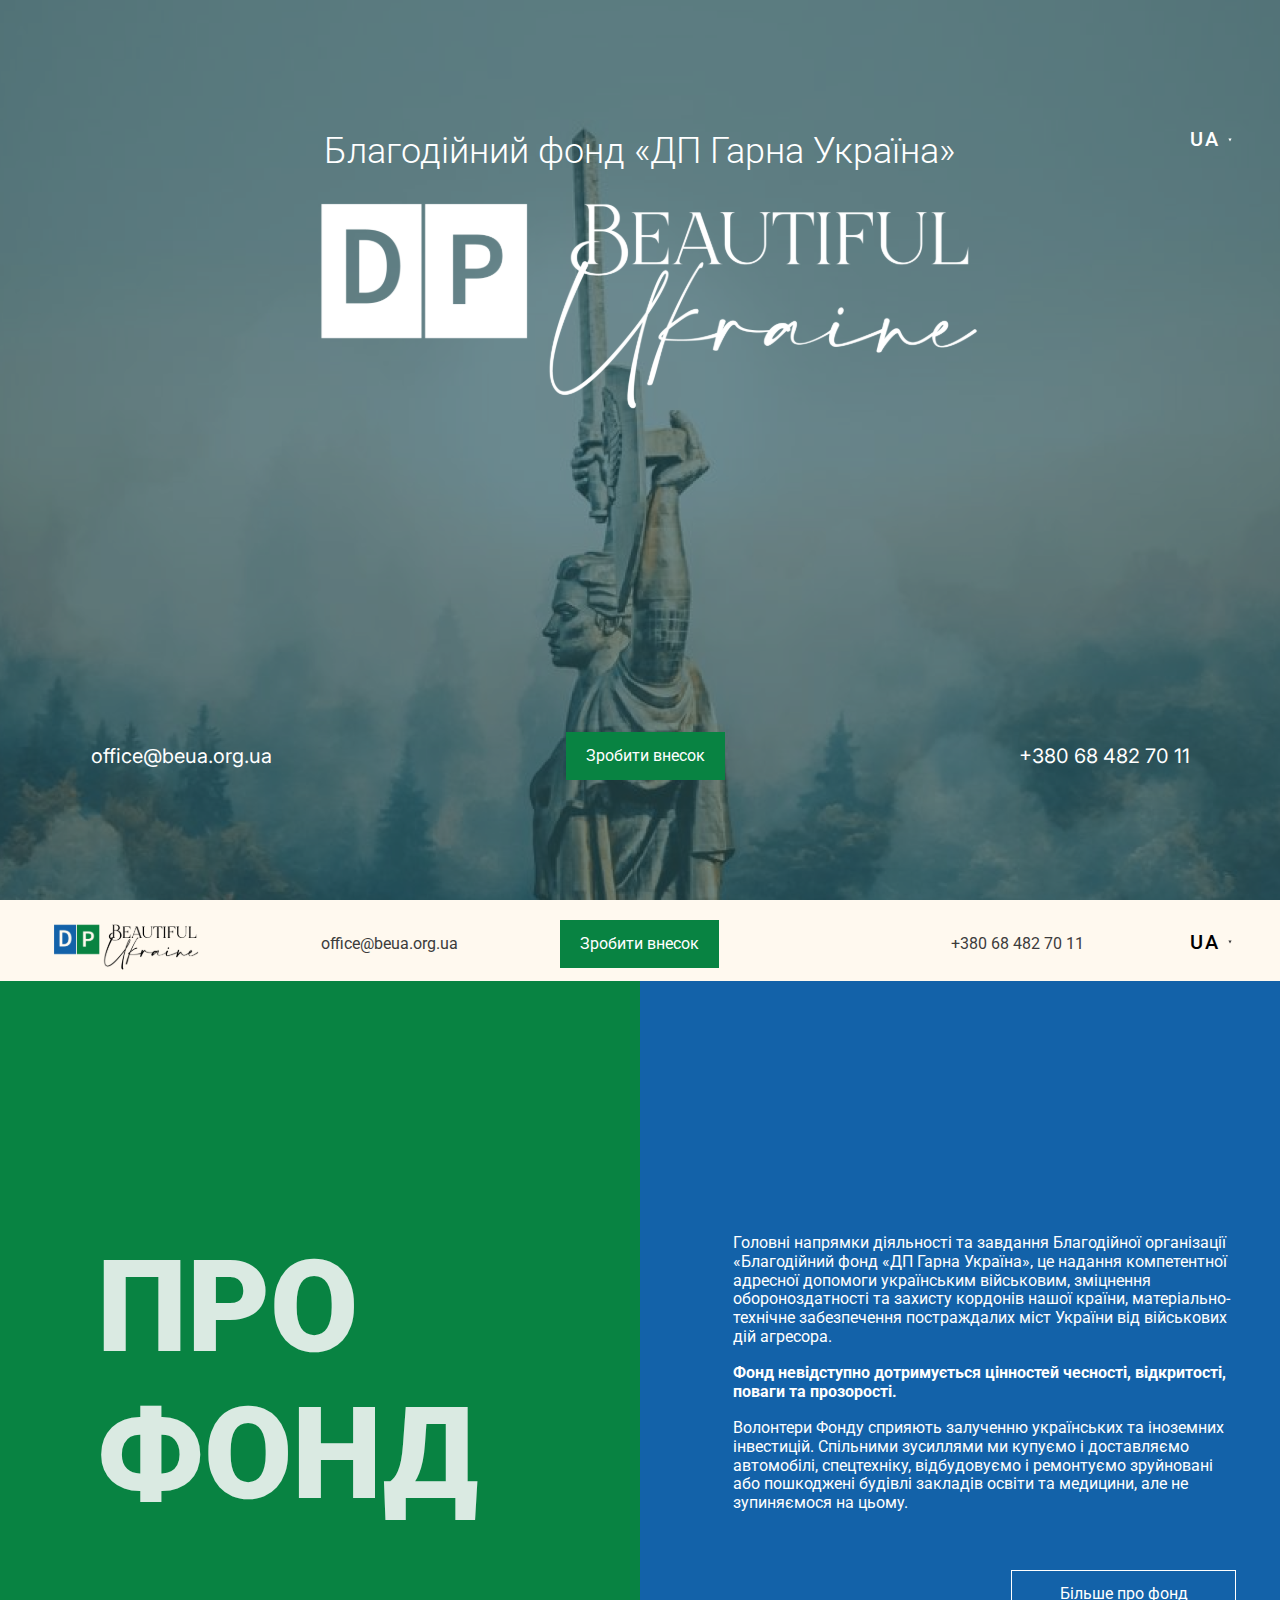
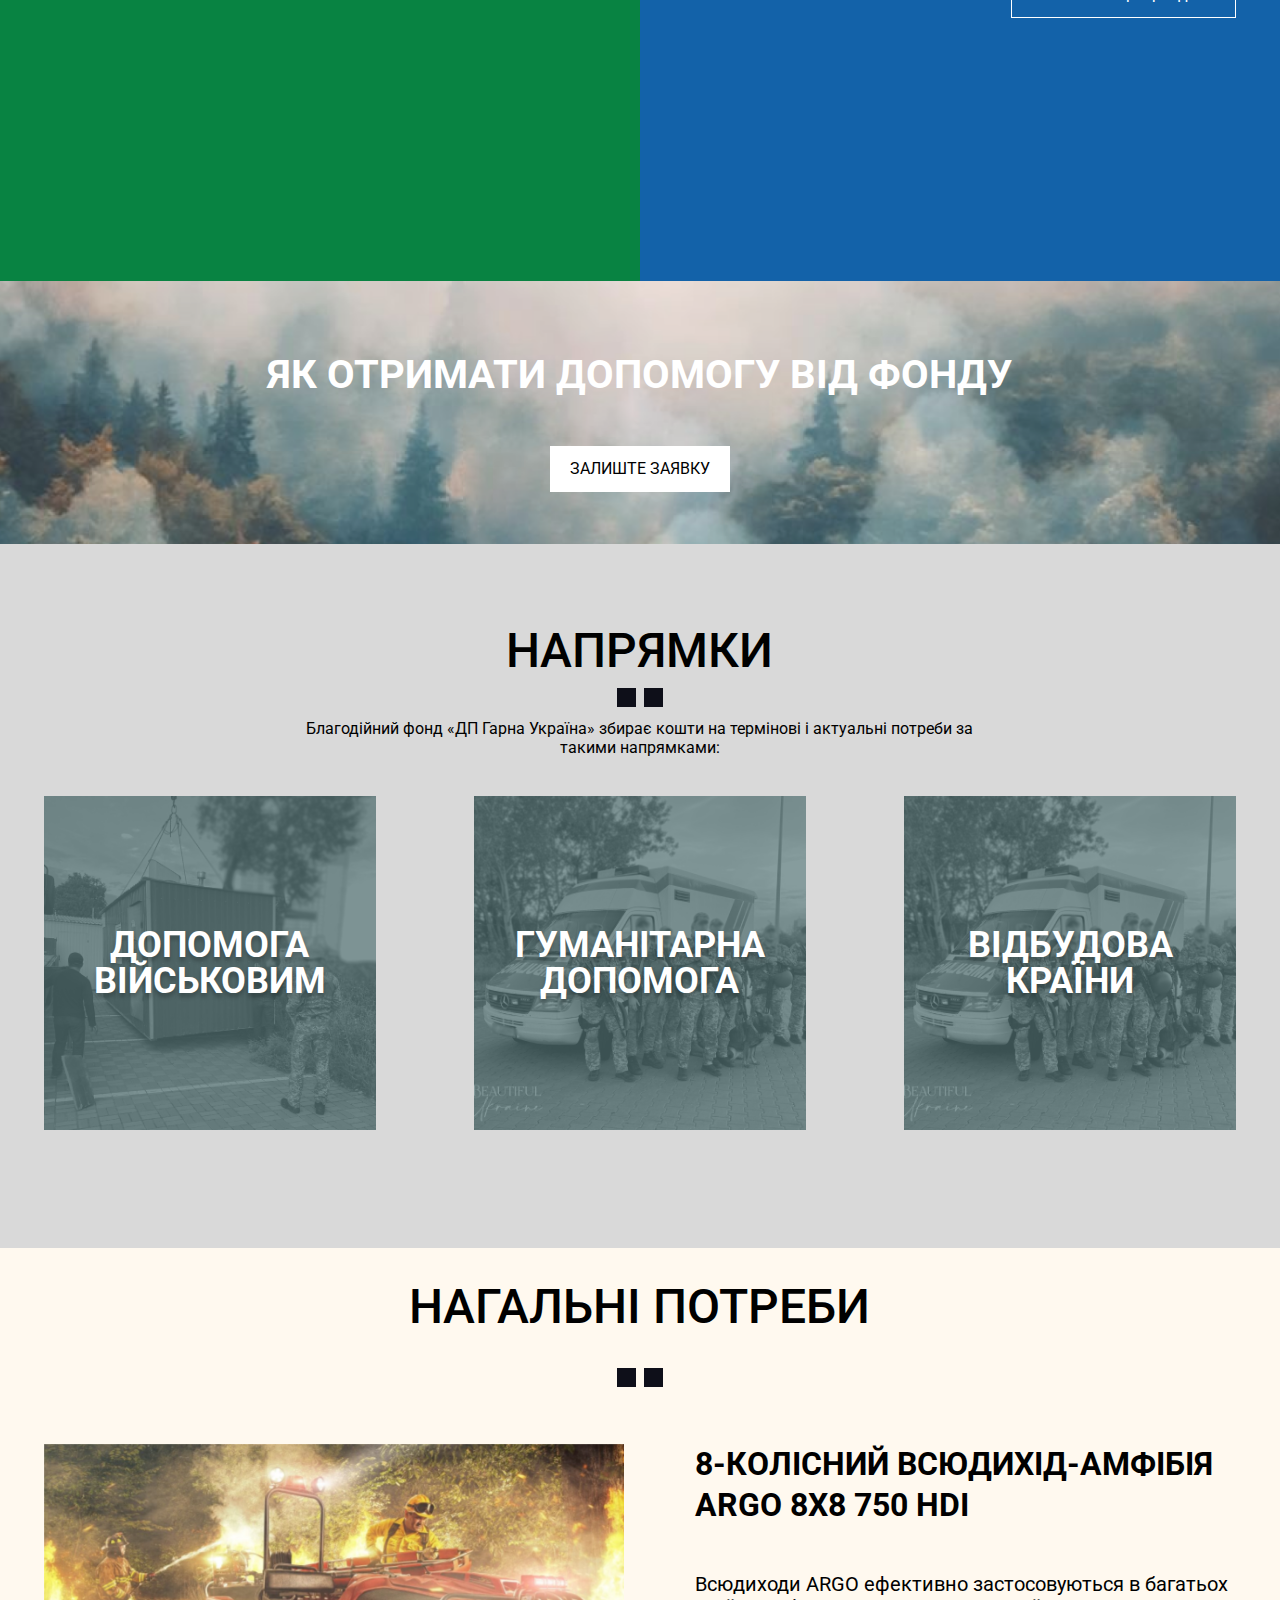
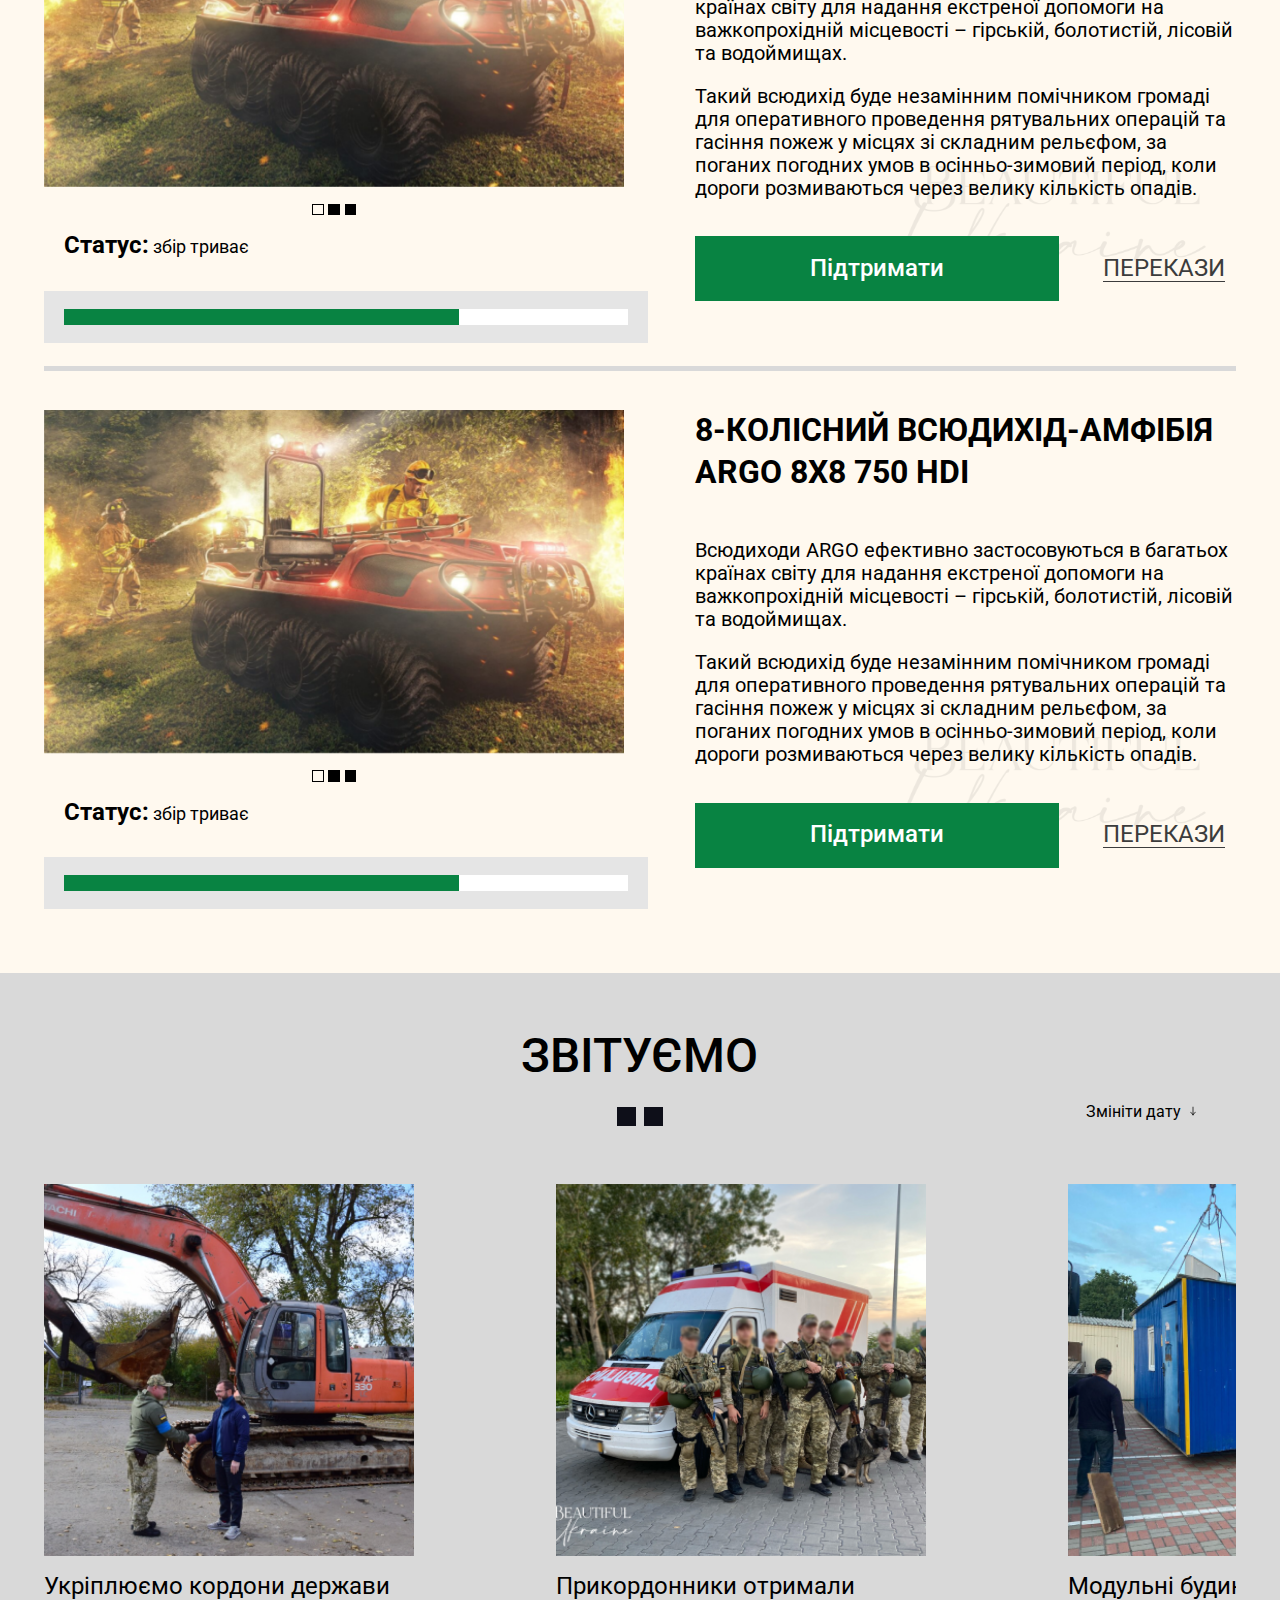
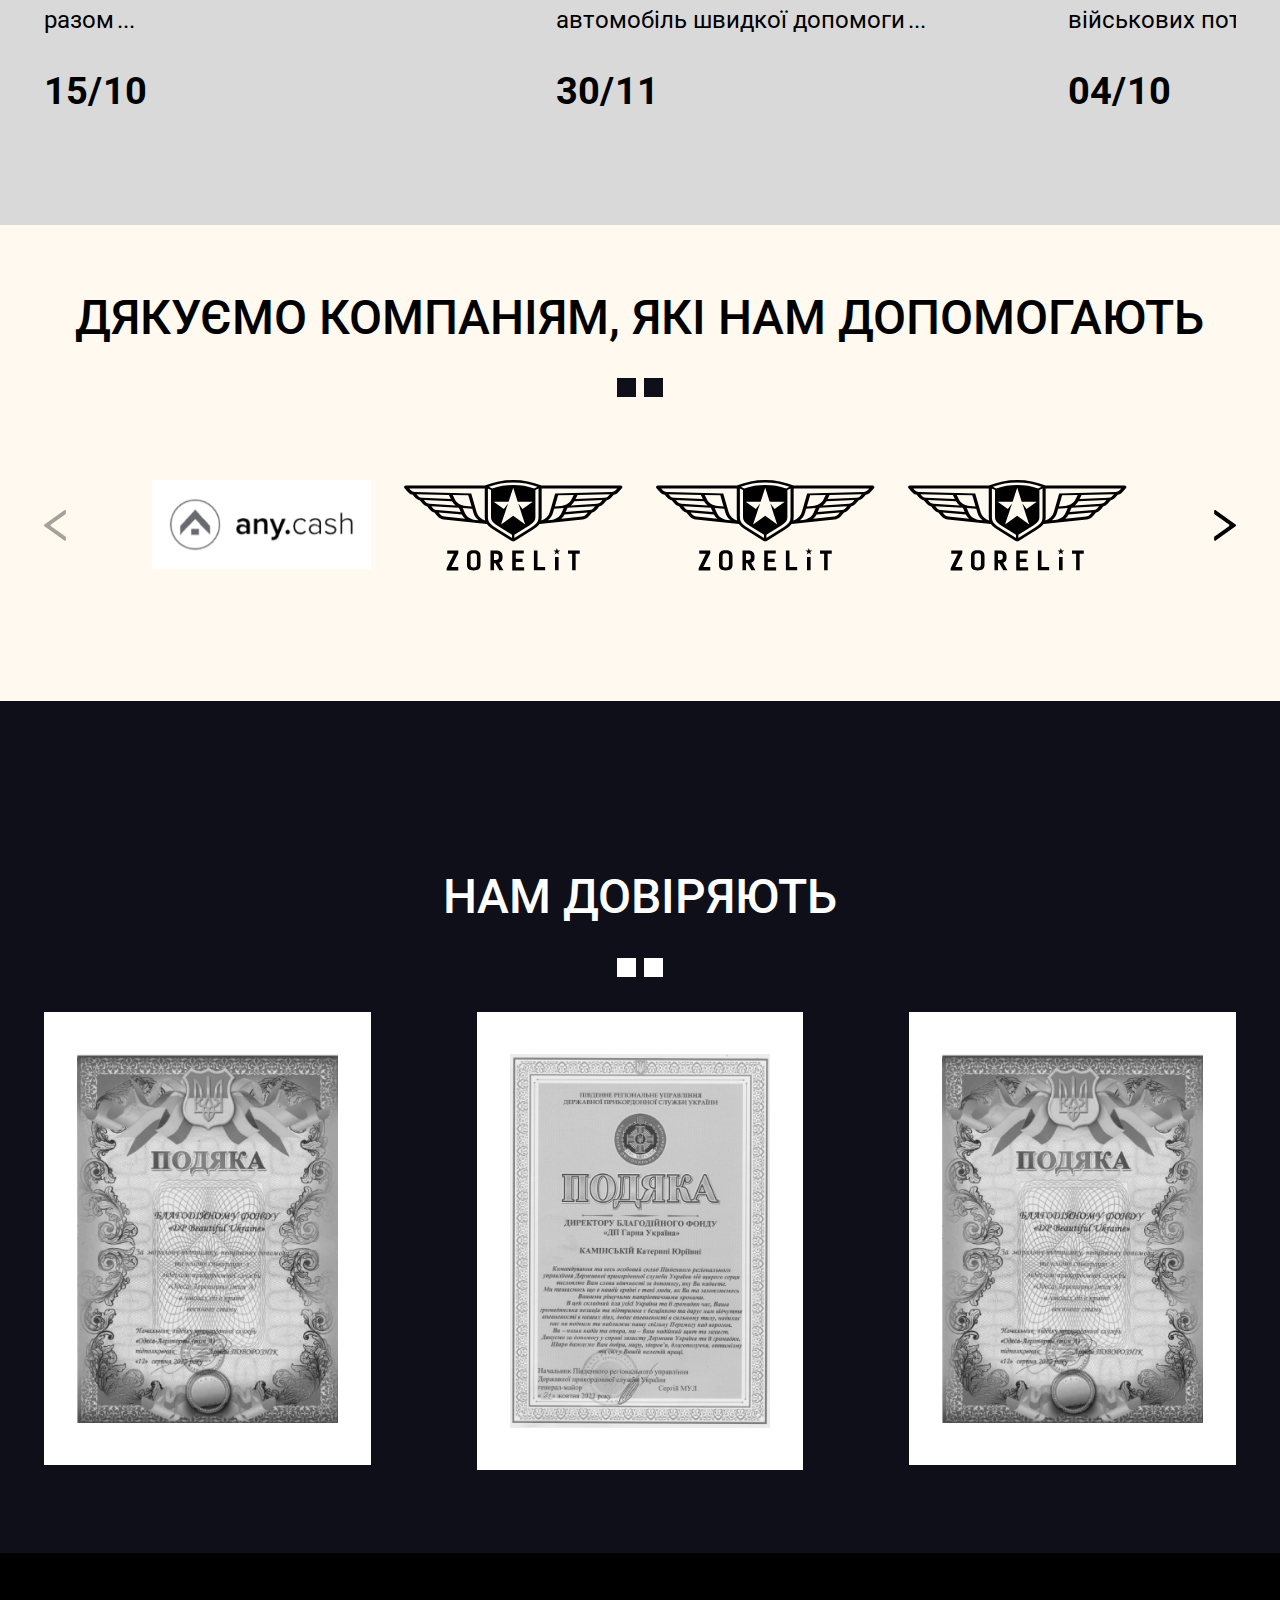
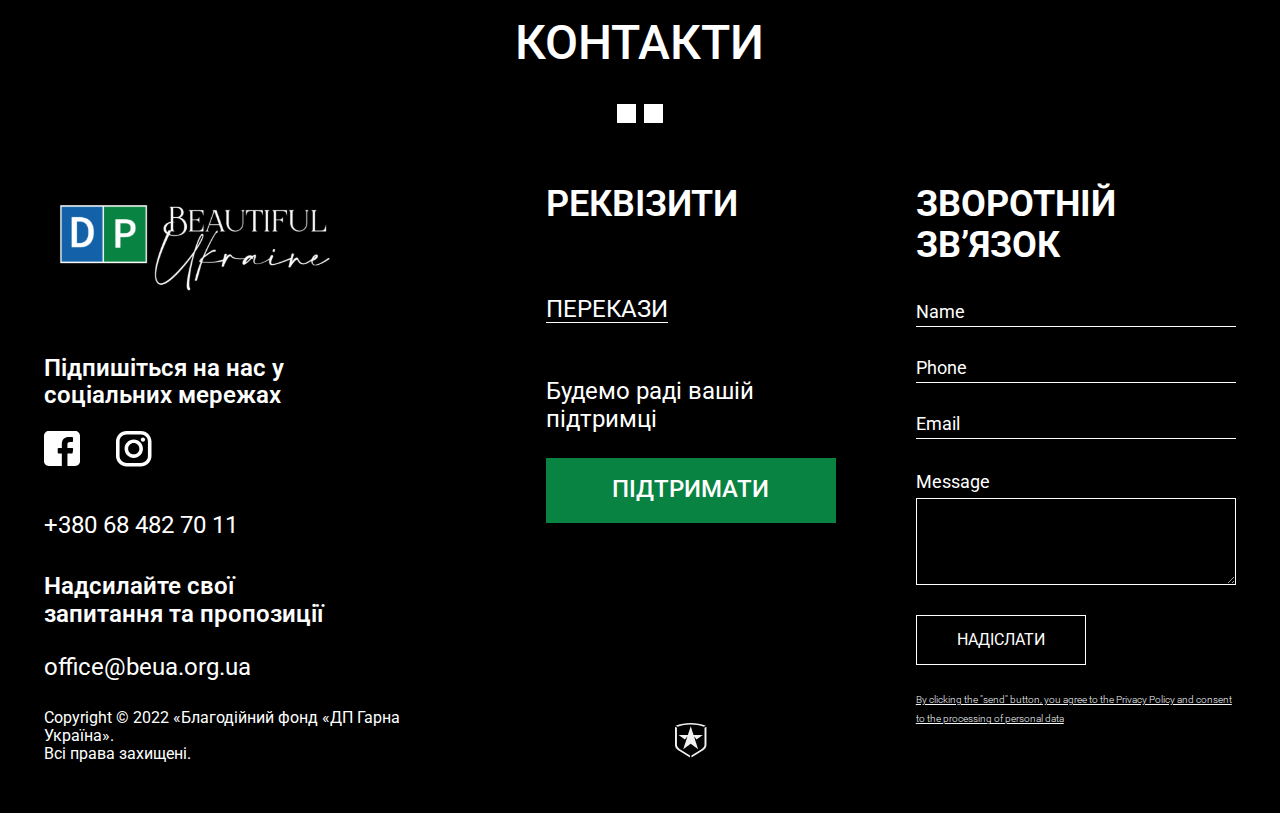
<file: index.html>
<!DOCTYPE html>
<html lang="en">
<head>
    <meta charset="UTF-8">
    <meta http-equiv="X-UA-Compatible" content="IE=edge">
    <meta name="viewport" content="width=device-width, initial-scale=1.0">
    <title>Document</title>

    <link rel="stylesheet" href="css/reset.css">
    <link
      rel="stylesheet"
      href="https://unpkg.com/swiper/swiper-bundle.min.css"
    />
    <link rel="stylesheet" href="css/styles.css">

    <script src="https://ajax.googleapis.com/ajax/libs/jquery/3.6.0/jquery.min.js" defer></script>
    <script src="https://unpkg.com/swiper/swiper-bundle.min.js" defer></script>
    <script src="js/script.js" defer></script>
</head>
<body>
    <section class="banner">
      <div class="_container banner__container">
        <div class="banner__wrapper">

          <ul class="menu__lang banner__lang" aria-hidden="true">
            <li>
              <a href="#" class="lang-item lang-item-current">
                  UA
                  <svg width="5" height="5" viewBox="0 0 5 5" fill="none" xmlns="http://www.w3.org/2000/svg">
                    <path d="M2.5 4.5L0.5 0.5L4.5 0.5L2.5 4.5Z" fill="#fff"/>
                </svg>
              </a>  
              <ul>
                <li class="lang-item lang-item-1 lang-item-en lang-item-first">
                    <a lang="eng-UK" hreflang="eng-UK" href="#1">
                        ENG
                    </a>
                </li>
              </ul>                
            </li>
          </ul>

          <div class="banner__header">

            <h1 class="banner__title">
              Благодійний фонд «ДП Гарна Україна»
            </h1>

            <div class="banner__logo">
              <img src="./assets/img/img-banner-logo.svg" alt="logo">
            </div>
          </div>

          <div class="banner__footer">

            <div class="banner__info">
              <a href="mailto:office@beua.org.ua" class="banner__link">
                office@beua.org.ua
              </a>
            </div>

            <div class="banner__btn__container">
              <a href="#" class="banner__btn _btn-s _colored">
                Зробити внесок
              </a>
            </div>

            <div class="banner__info">
              <a href="tel:+380 68 482 70 11" class="banner__link">
                +380 68 482 70 11
              </a>
            </div>

            <!-- <div class="banner-info">
              <div class="banner-info__item">
                <a href="mailto:office@beua.org.ua" class="banner-info__link">
                  office@beua.org.ua
                </a>
              </div>
              <div class="banner-info__item">
                <a href="tel:+380 68 482 70 11" class="banner-info__link">
                  +380 68 482 70 11
                </a>
              </div>
            </div> -->
          </div>
        </div>
      </div>
    </section>

    <header class="header _main">
      <div class="_container header__container">
        <div class="header__wrapper">
          
          <div class="header__item">
            <div class="header__logo">
              <a href="#" class="custom-logo-link">
                <img class="logo" src="./assets/img/logo.svg" alt="logo">
              </a>
            </div>
  
            <div class="header__info">
              <a href="mailto:office@beua.org.ua" class="header__link">
                office@beua.org.ua
              </a>
            </div>
          </div>
          
          <div class="header__item">
            <div class="header__btn__container">
              <a href="#" class="_btn-s header__btn _colored">
                Зробити внесок
              </a>
            </div>
          </div>

          <div class="header__item">
            <div class="header__info">
              <a href="tel:+380 68 482 70 11" class="header__link">
                +380 68 482 70 11
              </a>
            </div>
  
            <ul class="menu__lang header__lang" aria-hidden="true">
              <li>
                <a href="#" class="lang-item lang-item-current">
                    UA
                    <svg width="5" height="5" viewBox="0 0 5 5" fill="none" xmlns="http://www.w3.org/2000/svg">
                      <path d="M2.5 4.5L0.5 0.5L4.5 0.5L2.5 4.5Z" fill="#3C3C3C"/>
                  </svg>
                </a>  
                <ul>
                  <li class="lang-item lang-item-1 lang-item-en lang-item-first">
                      <a lang="eng-UK" hreflang="eng-UK" href="#1">
                          ENG
                      </a>
                  </li>
                </ul>                
              </li>
            </ul>
          </div>

        </div>
      </div>
    </header>

    <div class="separate">
      <div class="_container separate__container">
        <div class="separate__wrapper">

          <div class="separate__item">
            <div class="separate__title">
              <p>
                ПРО ФОНД
              </p>
            </div>
          </div>

          <div class="separate__item">
            <div class="separate__content">
              <div class="separate__description">
                <p>
                  Головні напрямки діяльності та завдання Благодійної організації «Благодійний фонд «ДП Гарна Україна», це надання компетентної адресної допомоги українським військовим, зміцнення обороноздатності та захисту кордонів нашої країни, матеріально-технічне забезпечення постраждалих міст України від військових дій агресора.
                </p>

                <p>
                  <strong>
                    Фонд невідступно дотримується цінностей чесності, відкритості, поваги та прозорості.
                  </strong>
                </p>

                <p>
                  Волонтери Фонду сприяють залученню українських та іноземних інвестицій. Спільними зусиллями ми купуємо і доставляємо автомобілі, спецтехніку, відбудовуємо і ремонтуємо зруйновані або пошкоджені будівлі закладів освіти та медицини, але не зупиняємося на цьому.
                </p>
              </div>

              <div class="separate__btn__conteiner">
                <a href="#" class="_btn-m _hollow separate__btn">
                  Більше про фонд
                </a>
              </div>
            </div>
          </div>
        </div>
      </div>
    </div>

    <div class="request">
      <div class="_container request__container">
        <div class="request__wrapper">

          <div class="request__title__container">
            <p class="request__title">
              ЯК ОТРИМАТИ ДОПОМОГУ ВІД  фонду
            </p>
          </div>
          
          <div class="request__btn__container">
            <a href="#" class="request__btn _btn-m _light">
              ЗАЛИШТЕ ЗАЯВКУ
            </a>
          </div>
        </div>
      </div>
    </div>

    <section class="directions">
      <div class="_container directions__container">
        <div class="directions__wrapper">

          <div class="directions__header">

            <div class="directions__title__container title-container">
              <h2 class="title directions__title">
                НАпрямки
              </h2>
              <div class="title-container__label">
                <img src="./assets/img/label-title.svg" alt="title" aria-hidden>
              </div>
            </div>

            <div class="directions__subtitle">
              <p>
                Благодійний фонд «ДП Гарна Україна» збирає кошти на термінові і актуальні потреби за такими напрямками:
              </p>
            </div>
          </div>

          <div class="directions-list">

            <a href="#" class="directions-list__item">

              <div class="directions-list__bg">
                <div class="directions-list__bg__container">
                  <img src="./assets/img/img-directions-1.png" alt="directios-1"/>
                </div>
              </div>

              <div class="directions-list__content">
                <p>
                  ДОПОМОГА ВІЙСЬКОВИМ
                </p>
              </div>
            </a>

            <a href="#" class="directions-list__item">

              <div class="directions-list__bg">
                <div class="directions-list__bg__container">
                  <img src="./assets/img/img-directions-2.png" alt="directios-2"/>
                </div>
              </div>

              <div class="directions-list__content">
                <p>
                  ГУМАНІТАРНА ДОПОМОГА
                </p>
              </div>
            </a>
            
            <a href="#" class="directions-list__item">

              <div class="directions-list__bg">
                <div class="directions-list__bg__container">
                  <img src="./assets/img/img-directions-3.png" alt="directios-3"/>
                </div>
              </div>

              <div class="directions-list__content">
                <p>
                  відбудова країни
                </p>
              </div>
            </a>
          </div>
        </div>
      </div>
    </section>

    <section class="needs">
      <div class="_container needs__container">
        <div class="needs__wrapper">

          <div class="needs__header">
            <div class="title-container needs__title__container">
              <h2 class="title needs__title">
                нагальні потреби
              </h2>
              <div class="title-container__label">
                <img src="./assets/img/label-title.svg" alt="title" aria-hidden>
              </div>
            </div>
          </div>

          <ul class="needs-list">
            <li class="needs-list__item">

              <div class="donat">
                <div class="donat__wrapper">

                  <div class="donat__row">
                    <div class="donat__column">

                      <div class="donat-slider__container">
                        <div class="donat-slider swiper _donat-0">
    
                          <div class="swiper-wrapper">
  
                            <div class="swiper-slide">
                              <div class="donat-slider__img">
                                <div class="donat-slider__img__container">
                                  <img src="./assets/img/donants/img-donat-1-1.png" alt="donat-1">
                                </div>
                              </div>
                            </div>
  
                            <div class="swiper-slide">
                              <div class="donat-slider__img">
                                <div class="donat-slider__img__container">
                                  <img src="./assets/img/donants/img-donat-1-2.png" alt="donat-2">
                                </div>
                              </div>
                            </div>
  
                            <div class="swiper-slide">
                              <div class="donat-slider__img">
                                <div class="donat-slider__img__container">
                                  <img src="./assets/img/donants/img-donat-1-3.png" alt="donat-3">
                                </div>
                              </div>
                            </div>
  
                          </div>
  
                          <div class="donat-slider__pagination__container"></div>
                        </div>
                      </div>
                    </div>

                    <div class="donat__column">
                      <div class="donat-info">
                        <div class="donat-info__wrapper">

                          <div class="donat-info__title__container">
                            <h3 class="donat-info__title">
                              8-колісний всюдихід-амфібія ARGO 8х8 750 HDi 
                            </h3>
                          </div>

                          <div class="donat-info__description">
                            <p>
                              Всюдиходи ARGO ефективно застосовуються в багатьох країнах світу для надання екстреної допомоги на важкопрохідній місцевості – гірській, болотистій, лісовій та водоймищах.
                            </p>
                            <p>
                              Такий всюдихід буде незамінним помічником громаді для оперативного проведення рятувальних операцій та гасіння пожеж у місцях зі складним рельєфом, за поганих погодних умов в осінньо-зимовий період, коли дороги розмиваються через велику кількість опадів.
                            </p>
                          </div>

                          <div class="donat-info__label">
                            <img src="./assets/img/logo-opacity.svg" alt="logo" aria-hidden>
                          </div>
                        </div>
                      </div>
                    </div>
                  </div>

                  <div class="donat__row">

                    <div class="donat__column">
                      <div class="donat-status">
                        <div class="donat-status__wrapper">
  
                          <div class="donat-status__info">
                            <div class="donat-status__title">
                              <p>
                                Статус:
                              </p>
                            </div>
                            <div class="donat-status__value">
                              <p>
                                збір триває
                              </p>
                            </div>
                          </div>
  
                          <div class="donat-status-bar">
                            <div class="donat-status-bar__wrapper">
                              <div class="donat-status-bar__inner">
                              </div>
                            </div>
                          </div>
                        </div>
                      </div>
                    </div>

                    <div class="donat__column">
                      <div class="donat-action">
                        <div class="donat-action__wrapper">

                          <div class="donat-action__link__container">
                            <a href="#" class="_btn-l _colored donat-action__btn">
                              Підтримати
                            </a>
                          </div>

                          <div class="donat-action__link__container">
                            <a href="#" class="donat-action__link">
                              ПЕРЕКАЗИ
                            </a>
                          </div>
                        </div>
                      </div>
                    </div>
                  </div>
                </div>
              </div>
            </li>

            <li class="needs-list__item">

              <div class="donat">
                <div class="donat__wrapper">

                  <div class="donat__row">

                    <div class="donat__column">

                      <div class="donat-slider__container">
                        <div class="donat-slider swiper _donat-1">
    
                          <div class="swiper-wrapper">
  
                            <div class="swiper-slide">
                              <div class="donat-slider__img">
                                <div class="donat-slider__img__container">
                                  <img src="./assets/img/donants/img-donat-1-1.png" alt="donat-1">
                                </div>
                              </div>
                            </div>
  
                            <div class="swiper-slide">
                              <div class="donat-slider__img">
                                <div class="donat-slider__img__container">
                                  <img src="./assets/img/donants/img-donat-1-2.png" alt="donat-2">
                                </div>
                              </div>
                            </div>
  
                            <div class="swiper-slide">
                              <div class="donat-slider__img">
                                <div class="donat-slider__img__container">
                                  <img src="./assets/img/donants/img-donat-1-3.png" alt="donat-3">
                                </div>
                              </div>
                            </div>
  
                          </div>
  
                          <div class="donat-slider__pagination__container"></div>
                        </div>
                      </div>
                    </div>

                    <div class="donat__column">

                      <div class="donat-info">
                        <div class="donat-info__wrapper">

                          <div class="donat-info__title__container">
                            <h3 class="donat-info__title">
                              8-колісний всюдихід-амфібія ARGO 8х8 750 HDi 
                            </h3>
                          </div>

                          <div class="donat-info__description">
                            <p>
                              Всюдиходи ARGO ефективно застосовуються в багатьох країнах світу для надання екстреної допомоги на важкопрохідній місцевості – гірській, болотистій, лісовій та водоймищах.
                            </p>
                            <p>
                              Такий всюдихід буде незамінним помічником громаді для оперативного проведення рятувальних операцій та гасіння пожеж у місцях зі складним рельєфом, за поганих погодних умов в осінньо-зимовий період, коли дороги розмиваються через велику кількість опадів.
                            </p>
                          </div>

                          <div class="donat-info__label">
                            <img src="./assets/img/logo-opacity.svg" alt="logo" aria-hidden>
                          </div>
                        </div>
                      </div>
                    </div>
                  </div>

                  <div class="donat__row">

                    <div class="donat__column">

                      <div class="donat-status">
                        <div class="donat-status__wrapper">
  
                          <div class="donat-status__info">
                            <div class="donat-status__title">
                              <p>
                                Статус:
                              </p>
                            </div>
                            <div class="donat-status__value">
                              <p>
                                збір триває
                              </p>
                            </div>
                          </div>
  
                          <div class="donat-status-bar">
                            <div class="donat-status-bar__wrapper">
                              <div class="donat-status-bar__inner">
                              </div>
                            </div>
                          </div>
                        </div>
                      </div>
                    </div>

                    <div class="donat__column">

                      <div class="donat-action">
                        <div class="donat-action__wrapper">

                          <div class="donat-action__link__container">
                            <a href="#" class="_btn-l _colored donat-action__btn">
                              Підтримати
                            </a>
                          </div>

                          <div class="donat-action__link__container">
                            <a href="#" class="donat-action__link">
                              ПЕРЕКАЗИ
                            </a>
                          </div>
                        </div>
                      </div>
                    </div>
                  </div>
                </div>
              </div>
            </li>
          </ul>
        </div>
      </div>
    </section>

    <section class="reports">
      <div class="_container reports__container">
        <div class="reports__wrapper">

          <div class="reports__header">
            <div class="reports__title__container title-container">
              <h2 class="title reports__title">
                ЗВІТУЄМО
              </h2>

              <div class="title-container__label">
                <img src="./assets/img/label-title.svg" alt="title" aria-hidden="true">
              </div>
            </div>

            <div class="date reports__date">
              <div class="date__title">
                  Змініти дату 
                  <svg width="8" height="12" viewBox="0 0 8 12" fill="none" xmlns="http://www.w3.org/2000/svg">
                      <path d="M4.00087 1V11M4.00087 11L7 7.65116M4.00087 11L1 7.65116" stroke="black" stroke-linecap="square"/>
                  </svg>
              </div>
              <div class="date-list">
                  <div class="date-list__year">
                      <span class="minus">
                          <svg width="13" height="21" viewBox="0 0 13 21" fill="none" xmlns="http://www.w3.org/2000/svg">
                              <path d="M11 19.5L2 10.5026L11 1.5" stroke="white" stroke-width="2" stroke-linecap="square"/>
                          </svg>                                 
                      </span>
                      <input class="year" type="text" value="2021"/>
                      <span class="plus">
                          <svg width="13" height="21" viewBox="0 0 13 21" fill="none" xmlns="http://www.w3.org/2000/svg">
                              <path d="M2 1.5L11 10.4974L2 19.5" stroke="white" stroke-width="2" stroke-linecap="square"/>
                          </svg>
                      </span>
                  </div>
                  <ul class="date-list__months">
                      <li>
                          <a data-month="1" href="#" class="date-list__months__item">
                              January
                          </a>
                      </li>
                      <li>
                          <a data-month="2" href="#" class="date-list__months__item">
                              February
                          </a>
                      </li>
                      <li>
                          <a data-month="3" href="#" class="date-list__months__item">
                              March
                          </a>
                      </li>
                      <li>
                          <a data-month="4" href="#" class="date-list__months__item">
                              April
                          </a>
                      </li>
                      <li>
                          <a data-month="5" href="#" class="date-list__months__item">
                              May
                          </a>
                      </li>
                      <li>
                          <a data-month="6" href="#" class="date-list__months__item">
                              June
                          </a>
                      </li>
                      <li>
                          <a data-month="7" href="#" class="date-list__months__item">
                              July
                          </a>
                      </li>
                      <li>
                          <a data-month="8" href="#" class="date-list__months__item">
                              August
                          </a>
                      </li>
                      <li>
                          <a data-month="9" href="#" class="date-list__months__item">
                              September
                          </a>
                      </li>
                      <li>
                          <a data-month="10" href="#" class="date-list__months__item">
                              October
                          </a>
                      </li>
                      <li>
                          <a data-month="11" href="#" class="date-list__months__item">
                              November
                          </a>
                      </li>
                      <li>
                          <a data-month="12" href="#" class="date-list__months__item">
                              December
                          </a>
                      </li>
                  </ul>
              </div>
            </div>
          </div>

          <div class="reports__content">

            <div class="horizontal-list">
              <div class="horizontal-list__wrapper">
                  <ul class="horizontal-list-content">
                      <li>
                          <a data-year="2022" data-month="10" href="#" class="horizontal-list-content__item">
                              <span class="horizontal-list-content__img">
                                  <span class="horizontal-list-content__img__container">
                                      <img src="./assets/img/reports/img-report-1.png" alt="horizontal-item">
                                  </span>
                              </span>
                              <span class="horizontal-list-content__title">
                                Укріплюємо кордони держави разом
                              </span>
                              <span href="#" class="horizontal-list-content__timeline">
                                15/10
                              </span>
                          </a>
                      </li>
                      <li>
                          <a data-year="2021" data-month="11" href="#" class="horizontal-list-content__item">
                              <span class="horizontal-list-content__img">
                                  <span class="horizontal-list-content__img__container">
                                      <img src="./assets/img/reports/img-report-2.png" alt="horizontal-item">
                                  </span>
                              </span>
                              <span class="horizontal-list-content__title">
                                Прикордонники отримали автомобіль швидкої допомоги
                              </span>
                              <span href="#" class="horizontal-list-content__timeline">
                                30/11
                              </span>
                          </a>
                      </li>
                      <li>
                          <a data-year="2021" data-month="10" href="#" class="horizontal-list-content__item">
                              <span class="horizontal-list-content__img">
                                  <span class="horizontal-list-content__img__container">
                                      <img src="./assets/img/reports/img-report-3.png" alt="horizontal-item">
                                  </span>
                              </span>
                              <span class="horizontal-list-content__title">
                                Модульні будинки для військових потреб
                              </span>
                              <span href="#" class="horizontal-list-content__timeline">
                                04/10
                              </span>
                          </a>
                      </li>
                      <li>
                          <a data-year="2021" data-month="10" href="#" class="horizontal-list-content__item">
                              <span class="horizontal-list-content__img">
                                  <span class="horizontal-list-content__img__container">
                                      <img src="./assets/img/reports/img-report-3.png" alt="horizontal-item">
                                  </span>
                              </span>
                              <span class="horizontal-list-content__title">
                                Модульні будинки для військових потреб
                              </span>
                              <span href="#" class="horizontal-list-content__timeline">
                                03/10
                              </span>
                          </a>
                      </li>
                      <li>
                          <a data-year="2021" data-month="9" href="#" class="horizontal-list-content__item">
                              <span class="horizontal-list-content__img">
                                  <span class="horizontal-list-content__img__container">
                                      <img src="./assets/img/reports/img-report-3.png" alt="horizontal-item">
                                  </span>
                              </span>
                              <span class="horizontal-list-content__title">
                                Модульні будинки для військових потреб
                              </span>
                              <span href="#" class="horizontal-list-content__timeline">
                                04/09
                              </span>
                          </a>
                      </li>
                  </ul>
              </div>
            </div>
          </div>
        </div>
      </div>
    </section>

    <section class="sponsors">
      <div class="_container">
        <div class="sponsors__wrapper">

          <div class="sponsors__header">
            <div class="sponsors__title__container title-container">
              <h2 class="sponsors__title title">
                Дякуємо компаніям, які нам допомогають 
              </h2>
              <div class="title-container__label">
                <img src="./assets/img/label-title.svg" alt="title">
              </div>
            </div>
          </div>

          <div class="sponsors__slider__container">

            <div class="sponsors__slider__navigation__container">
              <button class="swiper-button-next">
                <svg width="22" height="31" viewBox="0 0 22 31" fill="none" xmlns="http://www.w3.org/2000/svg">
                  <path fill-rule="evenodd" clip-rule="evenodd" d="M0.117018 1.00177C0.117018 0.186166 1.04086 -0.286409 1.70222 0.19089L21.5852 14.5402C22.1383 14.9393 22.1383 15.7628 21.5852 16.162L1.70222 30.5113C1.04086 30.9886 0.117018 30.516 0.117018 29.7004V27.3881C0.117018 27.0668 0.271334 26.7652 0.531813 26.5772L14.9633 16.1621C15.5164 15.763 15.5164 14.9395 14.9633 14.5404L0.531813 4.12531C0.271334 3.93733 0.117018 3.63566 0.117018 3.31443V1.00177Z" fill="black"/>
                </svg>
              </button>
              <button class="swiper-button-prev">
                <svg width="22" height="31" viewBox="0 0 22 31" fill="none" xmlns="http://www.w3.org/2000/svg">
                  <path fill-rule="evenodd" clip-rule="evenodd" d="M21.883 1.00177C21.883 0.186166 20.9591 -0.286409 20.2978 0.19089L0.414794 14.5402C-0.138265 14.9393 -0.138264 15.7628 0.414795 16.162L20.2978 30.5113C20.9591 30.9886 21.883 30.516 21.883 29.7004V27.3881C21.883 27.0668 21.7287 26.7652 21.4682 26.5772L7.03668 16.1621C6.48362 15.763 6.48362 14.9395 7.03668 14.5404L21.4682 4.12531C21.7287 3.93733 21.883 3.63566 21.883 3.31443V1.00177Z" fill="black"/>
                </svg>
              </button>
            </div>

            <div class="sponsors-slider swiper">
              <div class="swiper-wrapper">
                <div class="swiper-slide">
                  <div class="sponsors-slider__img">
                    <img src="./assets/img/sponsors/label-sponsor-1.png" alt="sponsor">
                  </div>
                </div>

                <div class="swiper-slide">
                  <div class="sponsors-slider__img">
                    <img src="./assets/img/sponsors/label-sponsor-2.svg" alt="sponsor">
                  </div>
                </div>

                <div class="swiper-slide">
                  <div class="sponsors-slider__img">
                    <img src="./assets/img/sponsors/label-sponsor-2.svg" alt="sponsor">
                  </div>
                </div>

                <div class="swiper-slide">
                  <div class="sponsors-slider__img">
                    <img src="./assets/img/sponsors/label-sponsor-2.svg" alt="sponsor">
                  </div>
                </div>

                <div class="swiper-slide">
                  <div class="sponsors-slider__img">
                    <img src="./assets/img/sponsors/label-sponsor-2.svg" alt="sponsor">
                  </div>
                </div>
              </div>
            </div>
          </div>
        </div>
      </div>
    </section>

    <div class="awards">
      <div class="_container awards__container">
        <div class="awards__wrapper">

          <div class="awards__header">
            <div class="title-container awards__title__container">
              <h2 class="title awards__title">
                нам довіряють
              </h2>
              <div class="title-container__label">
                <img src="./assets/img/label-title-white.svg" alt="title" aria-hidden="true">
              </div>
            </div>
          </div>

          <div class="awards__slider__container">

            <div class="awards-slider swiper">
              <div class="swiper-wrapper">
                <div class="swiper-slide">
                  <div class="awards-slider__img">
                    <img src="./assets/img/awards/img-awards-1.png" alt="awards">
                  </div>
                </div>

                <div class="swiper-slide">
                  <div class="awards-slider__img">
                    <img src="./assets/img/awards/img-awards-2.png" alt="awards">
                  </div>
                </div>

                <div class="swiper-slide">
                  <div class="awards-slider__img">
                    <img src="./assets/img/awards/img-awards-1.png" alt="awards">
                  </div>
                </div>

                <div class="swiper-slide">
                  <div class="awards-slider__img">
                    <img src="./assets/img/awards/img-awards-2.png" alt="awards">
                  </div>
                </div>

                <div class="swiper-slide">
                  <div class="awards-slider__img">
                    <img src="./assets/img/awards/img-awards-1.png" alt="awards">
                  </div>
                </div>

                <div class="swiper-slide">
                  <div class="awards-slider__img">
                    <img src="./assets/img/awards/img-awards-2.png" alt="awards">
                  </div>
                </div>
              </div>
            </div>
          </div>
        </div>
      </div>
    </div>

    <footer class="footer">
      <div class="_container footer__container">
        <div class="footer__wrapper">

          <div class="footer__header">
            <div class="title-container footer__title__container">
              <h2 class="footer__title title">
                Контакти
              </h2>
              <div class="title-container__label">
                <img src="./assets/img/label-title-white.svg" alt="title" aria-hidden="true">
              </div>
            </div>
          </div>

          <div class="footer-list">

            <div class="footer-list__item">
              <div class="footer__other">
                <div class="footer__logo">
                  <a href="#" class="custom-logo-link">
                    <img class="logo" src="./assets/img/logo-white.svg" alt="logo">
                  </a>
                </div>

                <div class="footer-contact">
                  <div class="footer-contact__title">
                    <p>
                      Підпишіться на нас у соціальних мережах
                    </p>
                  </div>
                  <div class="footer-contact__item">
                    <div class="footer-socials">
                      <a href="#" class="footer-socials__item">
                        <svg width="36" height="35" viewBox="0 0 36 35" fill="none" xmlns="http://www.w3.org/2000/svg">
                          <path d="M31.1488 0H4.85111C2.17197 0 0 2.11153 0 4.71632V30.2835C0 32.8883 2.17188 34.9998 4.85111 34.9998H17.821L17.8431 22.4928H14.5009C14.0666 22.4928 13.7141 22.1513 13.7124 21.7291L13.6964 17.6975C13.6947 17.2729 14.0483 16.9279 14.485 16.9279H17.8211V13.0324C17.8211 8.51172 20.661 6.05018 24.8089 6.05018H28.2127C28.6482 6.05018 29.0013 6.39342 29.0013 6.8169V10.2163C29.0013 10.6396 28.6484 10.9828 28.2131 10.983L26.1243 10.984C23.8685 10.984 23.4317 12.0261 23.4317 13.5555V16.928H28.3885C28.8608 16.928 29.2272 17.3289 29.1716 17.7849L28.6801 21.8165C28.633 22.2023 28.2965 22.493 27.897 22.493H23.4538L23.4317 35H31.149C33.8281 35 36 32.8885 36 30.2838V4.71632C35.9999 2.11153 33.828 0 31.1488 0Z" fill="white"/>
                        </svg>
                      </a>

                      <a href="#" class="footer-socials__item">
                        <svg width="36" height="37" viewBox="0 0 36 37" fill="none" xmlns="http://www.w3.org/2000/svg">
                          <path d="M24.9243 0.978516H10.5756C4.7442 0.978516 0 5.72271 0 11.5541V25.9028C0 31.7342 4.7442 36.4784 10.5756 36.4784H24.9243C30.7557 36.4784 35.4999 31.7342 35.4999 25.9028V11.5541C35.4998 5.72271 30.7556 0.978516 24.9243 0.978516ZM31.9286 25.9028C31.9286 29.7712 28.7926 32.9071 24.9243 32.9071H10.5756C6.70726 32.9071 3.57129 29.7712 3.57129 25.9028V11.5541C3.57129 7.68571 6.70726 4.5498 10.5756 4.5498H24.9243C28.7926 4.5498 31.9286 7.68571 31.9286 11.5541V25.9028Z" fill="white"/>
                          <path d="M17.7509 9.54688C12.6882 9.54688 8.56934 13.6657 8.56934 18.7283C8.56934 23.791 12.6882 27.9099 17.7509 27.9099C22.8136 27.9099 26.9324 23.7911 26.9324 18.7283C26.9324 13.6656 22.8136 9.54688 17.7509 9.54688ZM17.7509 24.3387C14.6524 24.3387 12.1406 21.8269 12.1406 18.7284C12.1406 15.6299 14.6525 13.1182 17.7509 13.1182C20.8494 13.1182 23.3611 15.6299 23.3611 18.7284C23.3611 21.8268 20.8493 24.3387 17.7509 24.3387Z" fill="white"/>
                          <path d="M26.9501 11.8142C28.1652 11.8142 29.1502 10.8292 29.1502 9.61415C29.1502 8.39908 28.1652 7.41406 26.9501 7.41406C25.735 7.41406 24.75 8.39908 24.75 9.61415C24.75 10.8292 25.735 11.8142 26.9501 11.8142Z" fill="white"/>
                        </svg>
                      </a>
                    </div>
                  </div>
                </div>
                
                <div class="footer-contact">
                  <div class="footer-contact__item">
                    <a href="tel:+380 68 482 70 11">
                      +380 68 482 70 11
                    </a>
                  </div>
                </div>
                
                <div class="footer-contact">
                  <div class="footer-contact__title">
                    <p>
                      Надсилайте свої запитання та пропозиції
                    </p>
                  </div>
                  <div class="footer-contact__item">
                    <a href="mailto:office@beua.org.ua">
                      office@beua.org.ua
                    </a>
                  </div>
                </div>

                <div class="footer__copyright _desk">
                  <p>
                    Copyright © 2022  «Благодійний фонд «ДП Гарна Україна».<span></span> Всі права захищені.
                  </p>
                </div>
              </div>
            </div>

            <div class="footer-list__item">
              <div class="footer-requisites">

                <div class="footer-requisites__title">
                  <p>
                    Реквізити
                  </p>
                </div>

                <div class="footer-requisites__link__container">
                  <a href="#" class="footer-requisites__link">
                    ПЕРЕКАЗИ 
                  </a>
                </div>

                <div class="footer-requisites__description">
                  <p>
                    Будемо раді вашій підтримці
                  </p>
                </div>

                <div class="footer-requisites__btn__container">
                  <a href="#" class="footer-requisites__btn _btn-l _colored">
                    ПІДТРИМАТИ 
                  </a>
                </div>

                <div class="footer__creator _desk">
                  <svg width="32" height="35" viewBox="0 0 32 35" fill="none" xmlns="http://www.w3.org/2000/svg">
                    <path fill-rule="evenodd" clip-rule="evenodd" d="M0.591797 2.67739C5.19999 0.956822 10.3231 0 15.725 0C21.127 0 26.2501 0.956822 30.8583 2.67739L28.7558 3.66853C24.6239 2.29122 20.2088 1.59184 15.725 1.59184C11.2413 1.59184 6.82616 2.29122 2.69423 3.66424L0.591797 2.67739Z" fill="#F0F0F0"/>
                    <path fill-rule="evenodd" clip-rule="evenodd" d="M14.9959 34.5696L4.56958 28.0435C0.424777 25.4519 0 23.7399 0 21.1698V3.77539L1.95226 4.6936V21.1698C1.95226 21.8134 1.97371 22.4913 2.15392 23.1221C2.60444 24.6839 4.26494 25.8509 5.75809 26.7863L14.9959 32.5659V34.5696Z" fill="#F0F0F0"/>
                    <path fill-rule="evenodd" clip-rule="evenodd" d="M31.451 3.77578V21.1702C31.451 23.7403 31.0262 25.4523 26.8814 28.0439L16.4551 34.57V32.5662L25.6929 26.7867C27.1861 25.8513 28.8466 24.6843 29.2971 23.1225C29.4773 22.4917 29.4988 21.8138 29.4988 21.1702V4.68969L31.451 3.77148V3.77578Z" fill="#F0F0F0"/>
                    <path fill-rule="evenodd" clip-rule="evenodd" d="M27.8422 12.0099L21.5434 16.5666L18.9304 13.1341C19.9173 16.1805 20.3463 17.4849 23.2125 26.2507L15.7253 20.7887L8.23804 26.2507C11.1042 17.4849 11.5376 16.1805 12.5201 13.1298L9.90712 16.5624L3.6084 12.0057L12.8806 12.0185C13.4641 10.2079 14.2836 7.67206 15.7253 3.20117C17.167 7.67206 17.9865 10.2079 18.57 12.0185L27.8422 12.0057V12.0099Z" fill="#F0F0F0"/>
                  </svg>
                </div>
              </div>
            </div>

            <div class="footer-list__item">
              <div class="footer-callback">

                <div class="footer-callback__title">
                  <p>
                    Зворотній зв’язок
                  </p>
                </div>

                <form action="post" class="footer-callback__form">
                  <div>
                    <label for="name">
                      <input type="text" name="name" id="name" placeholder="Name">
                    </label>
                  </div>

                  <div>
                    <label for="telephone">
                      <input type="tel" name="telephone" id="telephone" placeholder="Phone">
                    </label>
                  </div>

                  <div>
                    <label for="email">
                      <input type="email" name="email" id="email" placeholder="Email">
                    </label>
                  </div>

                  <div>
                    <label for="message">
                      <span>Message</span>
                      <textarea name="message" id="message"></textarea>
                    </label>
                  </div>

                  <div>
                    <button type="submit">
                      НАДІСЛАТИ
                    </button>
                  </div>
                </form>

                <a href="#" class="footer-callback__privacy">
                  By clicking the "send" button, you agree to the Privacy Policy and consent to the processing of personal data
                </a>

                <div class="footer__creator _mob">
                  <svg width="32" height="35" viewBox="0 0 32 35" fill="none" xmlns="http://www.w3.org/2000/svg">
                    <path fill-rule="evenodd" clip-rule="evenodd" d="M0.591797 2.67739C5.19999 0.956822 10.3231 0 15.725 0C21.127 0 26.2501 0.956822 30.8583 2.67739L28.7558 3.66853C24.6239 2.29122 20.2088 1.59184 15.725 1.59184C11.2413 1.59184 6.82616 2.29122 2.69423 3.66424L0.591797 2.67739Z" fill="#F0F0F0"/>
                    <path fill-rule="evenodd" clip-rule="evenodd" d="M14.9959 34.5696L4.56958 28.0435C0.424777 25.4519 0 23.7399 0 21.1698V3.77539L1.95226 4.6936V21.1698C1.95226 21.8134 1.97371 22.4913 2.15392 23.1221C2.60444 24.6839 4.26494 25.8509 5.75809 26.7863L14.9959 32.5659V34.5696Z" fill="#F0F0F0"/>
                    <path fill-rule="evenodd" clip-rule="evenodd" d="M31.451 3.77578V21.1702C31.451 23.7403 31.0262 25.4523 26.8814 28.0439L16.4551 34.57V32.5662L25.6929 26.7867C27.1861 25.8513 28.8466 24.6843 29.2971 23.1225C29.4773 22.4917 29.4988 21.8138 29.4988 21.1702V4.68969L31.451 3.77148V3.77578Z" fill="#F0F0F0"/>
                    <path fill-rule="evenodd" clip-rule="evenodd" d="M27.8422 12.0099L21.5434 16.5666L18.9304 13.1341C19.9173 16.1805 20.3463 17.4849 23.2125 26.2507L15.7253 20.7887L8.23804 26.2507C11.1042 17.4849 11.5376 16.1805 12.5201 13.1298L9.90712 16.5624L3.6084 12.0057L12.8806 12.0185C13.4641 10.2079 14.2836 7.67206 15.7253 3.20117C17.167 7.67206 17.9865 10.2079 18.57 12.0185L27.8422 12.0057V12.0099Z" fill="#F0F0F0"/>
                  </svg>
                </div>

                <div class="footer__copyright _mob">
                  <p>
                    Copyright © 2022  «Благодійний фонд «ДП Гарна Україна». Всі права захищені.
                  </p>
                </div>
              </div>
            </div>
          </div>
        </div>
      </div>
    </footer>

</body>
</html>
</file>
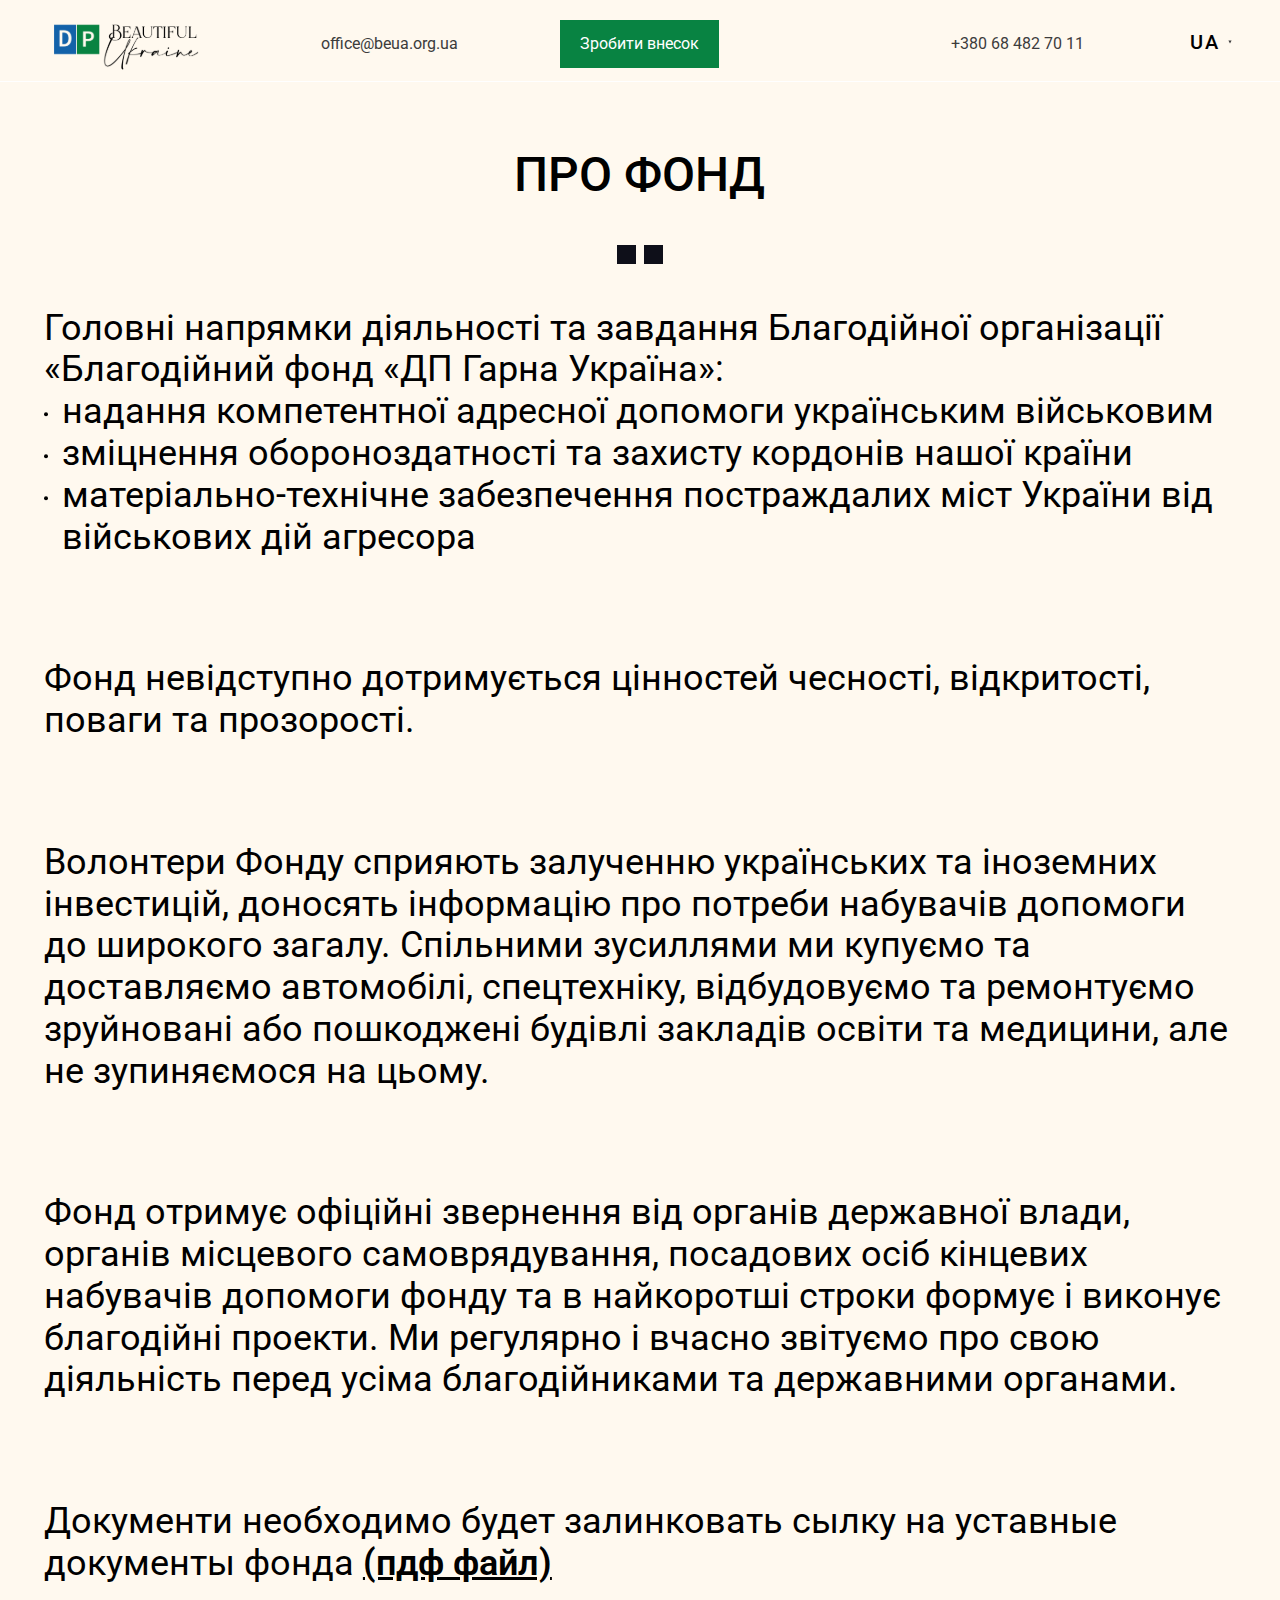
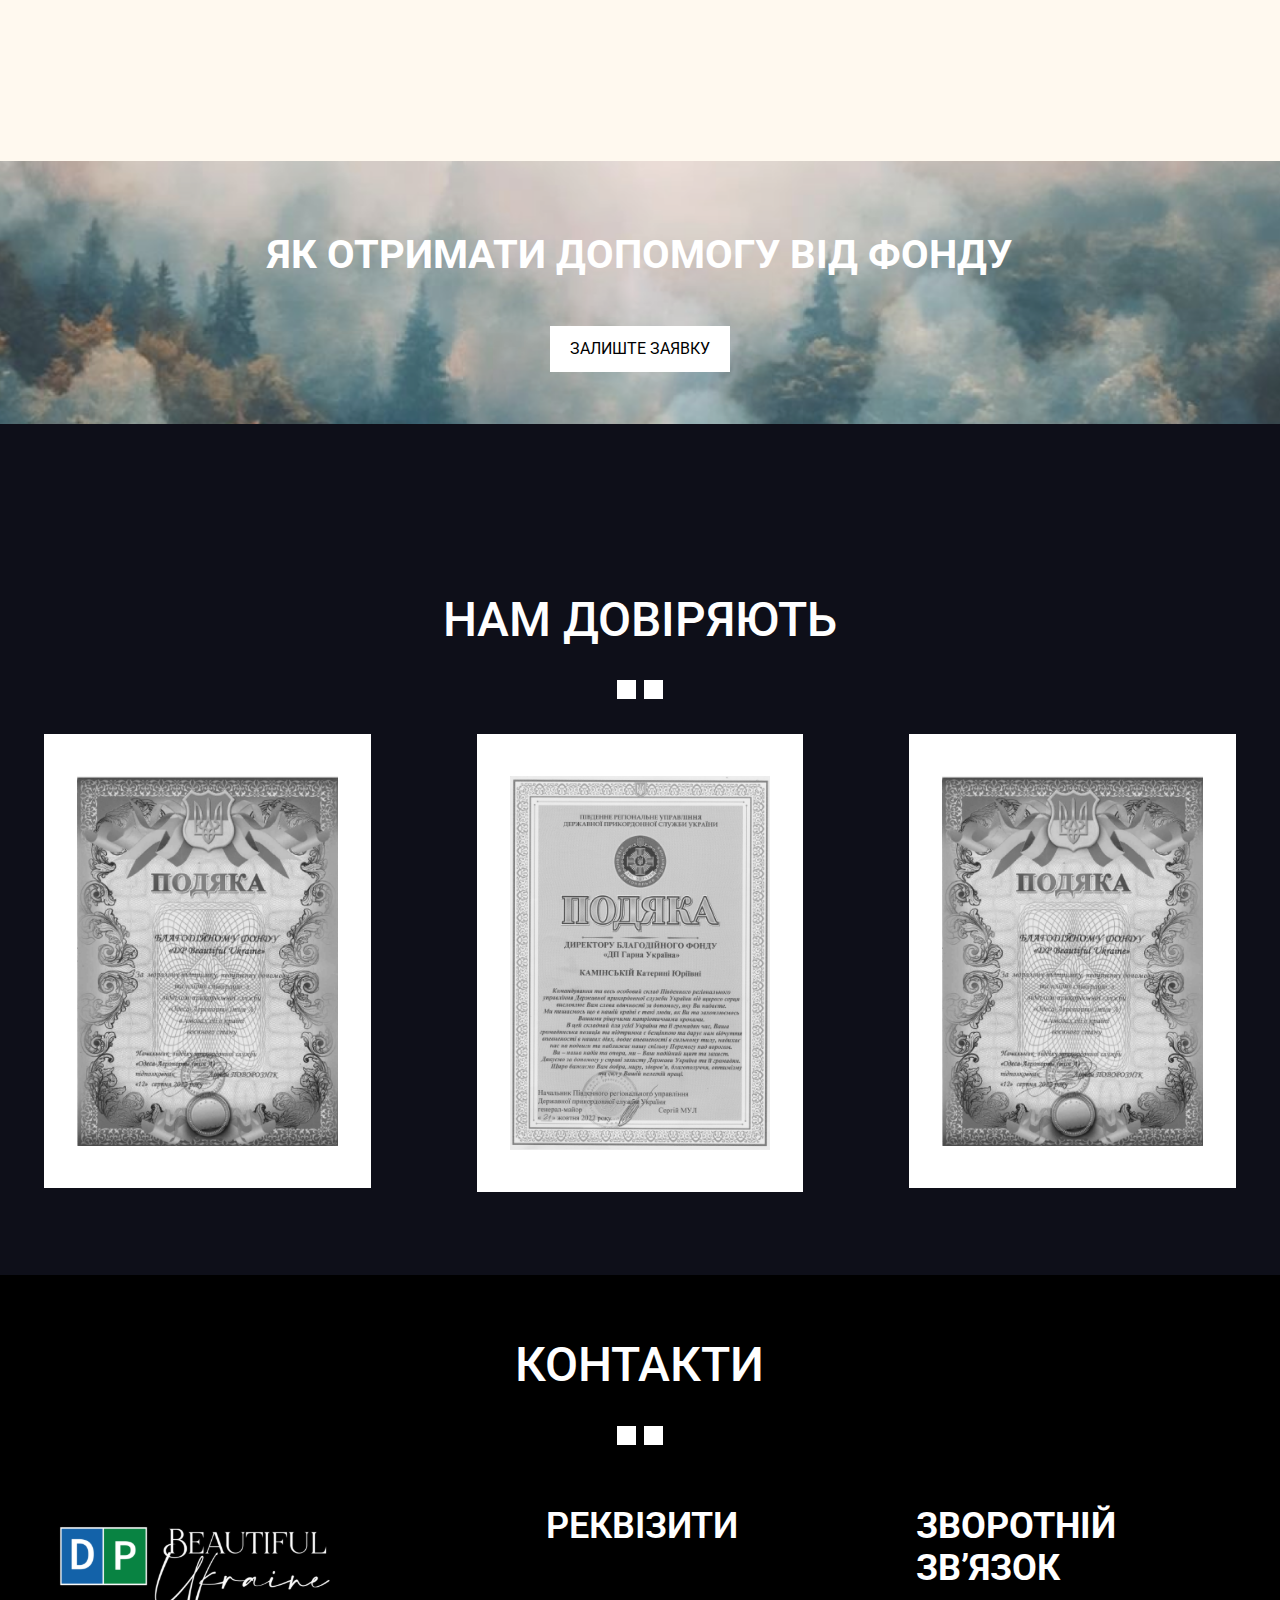
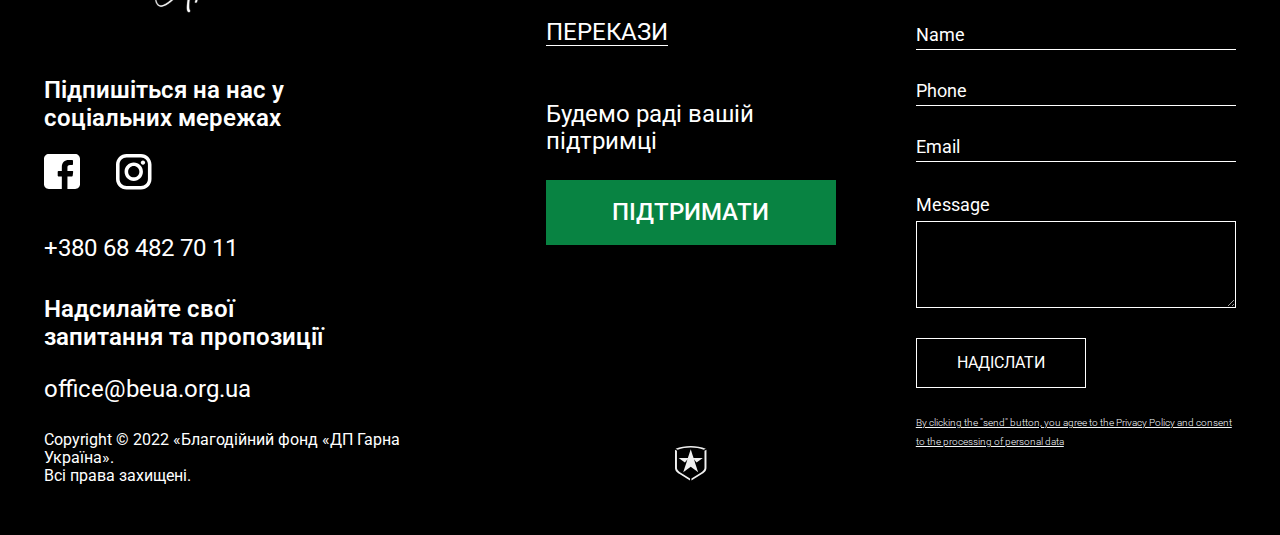
<file: about.html>
<!DOCTYPE html>
<html lang="en">
<head>
    <meta charset="UTF-8">
    <meta http-equiv="X-UA-Compatible" content="IE=edge">
    <meta name="viewport" content="width=device-width, initial-scale=1.0">
    <title>About</title>

    <link rel="stylesheet" href="css/reset.css">
    <link
      rel="stylesheet"
      href="https://unpkg.com/swiper/swiper-bundle.min.css"
    />
    <link rel="stylesheet" href="css/styles.css">

    <script src="https://ajax.googleapis.com/ajax/libs/jquery/3.6.0/jquery.min.js" defer></script>
    <script src="https://unpkg.com/swiper/swiper-bundle.min.js" defer></script>
    <script src="js/script.js" defer></script>
</head>
<body>
    <header class="header">
      <div class="_container header__container">
        <div class="header__wrapper">
          
          <div class="header__item">
            <div class="header__logo">
              <a href="#" class="custom-logo-link">
                <img class="logo" src="./assets/img/logo.svg" alt="logo">
              </a>
            </div>
  
            <div class="header__info">
              <a href="mailto:office@beua.org.ua" class="header__link">
                office@beua.org.ua
              </a>
            </div>
          </div>
          
          <div class="header__item">
            <div class="header__btn__container">
              <a href="#" class="_btn-s header__btn _colored">
                Зробити внесок
              </a>
            </div>
          </div>

          <div class="header__item">
            <div class="header__info">
              <a href="tel:+380 68 482 70 11" class="header__link">
                +380 68 482 70 11
              </a>
            </div>
  
            <ul class="menu__lang header__lang" aria-hidden="true">
              <li>
                <a href="#" class="lang-item lang-item-current">
                    UA
                    <svg width="5" height="5" viewBox="0 0 5 5" fill="none" xmlns="http://www.w3.org/2000/svg">
                      <path d="M2.5 4.5L0.5 0.5L4.5 0.5L2.5 4.5Z" fill="#3C3C3C"/>
                  </svg>
                </a>  
                <ul>
                  <li class="lang-item lang-item-1 lang-item-en lang-item-first">
                      <a lang="eng-UK" hreflang="eng-UK" href="#1">
                          ENG
                      </a>
                  </li>
                </ul>                
              </li>
            </ul>
          </div>

        </div>
      </div>
    </header>

    <section class="about-inner _inner">
      <div class="_container about-inner__container">
        <div class="about-inner__wrapper">

          <div class="about-inner__header">
            <div class="title-container about-inner__title__container">
              <h2 class="title about-inner__title">
                ПРО ФОНД
              </h2>
              <div class="title-container__label">
                <img src="./assets/img/label-title.svg" alt="title" aria-hidden>
              </div>
            </div>
          </div>

          <div class="about-inner__content">
            <div>
              <p>
                Головні напрямки діяльності та завдання Благодійної організації «Благодійний фонд «ДП Гарна Україна»:
              </p>
              <ul>
                <li>
                  надання компетентної адресної допомоги українським військовим
                </li>
                <li>
                  зміцнення обороноздатності та захисту кордонів нашої країни
                </li>
                <li>
                  матеріально-технічне забезпечення постраждалих міст України від військових дій агресора
                </li>
              </ul>
            </div>
            <div>
              <p>
                Фонд невідступно дотримується цінностей чесності, відкритості, поваги та прозорості.
              </p>
            </div>
            <div>
              <p>
                Волонтери Фонду сприяють залученню українських та іноземних інвестицій, доносять інформацію про потреби набувачів допомоги до широкого загалу. Спільними зусиллями ми купуємо та доставляємо автомобілі, спецтехніку, відбудовуємо та ремонтуємо зруйновані або пошкоджені будівлі закладів освіти та медицини, але не зупиняємося на цьому.
              </p>
            </div>
            <div>
              <p>
                Фонд отримує офіційні звернення від органів державної влади, органів місцевого самоврядування, посадових осіб кінцевих набувачів допомоги фонду та в найкоротші строки формує і виконує благодійні проекти. Ми регулярно і вчасно звітуємо про свою діяльність перед усіма благодійниками та державними органами.
              </p>
            </div>
            <div>
              <p>
                Документи необходимо будет залинковать сылку на уставные документы фонда 
                <a href="#">(пдф файл)</a>
              </p>
            </div>
          </div>
        </div>
      </div>
    </section>

    <div class="request">
      <div class="_container request__container">
        <div class="request__wrapper">

          <div class="request__title__container">
            <p class="request__title">
              ЯК ОТРИМАТИ ДОПОМОГУ ВІД  фонду
            </p>
          </div>
          
          <div class="request__btn__container">
            <a href="#" class="request__btn _btn-m _light">
              ЗАЛИШТЕ ЗАЯВКУ
            </a>
          </div>
        </div>
      </div>
    </div>

    <div class="awards">
      <div class="_container awards__container">
        <div class="awards__wrapper">

          <div class="awards__header">
            <div class="title-container awards__title__container">
              <h2 class="title awards__title">
                нам довіряють
              </h2>
              <div class="title-container__label">
                <img src="./assets/img/label-title-white.svg" alt="title" aria-hidden="true">
              </div>
            </div>
          </div>

          <div class="awards__slider__container">

            <div class="awards-slider swiper">
              <div class="swiper-wrapper">
                <div class="swiper-slide">
                  <div class="awards-slider__img">
                    <img src="./assets/img/awards/img-awards-1.png" alt="awards">
                  </div>
                </div>

                <div class="swiper-slide">
                  <div class="awards-slider__img">
                    <img src="./assets/img/awards/img-awards-2.png" alt="awards">
                  </div>
                </div>

                <div class="swiper-slide">
                  <div class="awards-slider__img">
                    <img src="./assets/img/awards/img-awards-1.png" alt="awards">
                  </div>
                </div>

                <div class="swiper-slide">
                  <div class="awards-slider__img">
                    <img src="./assets/img/awards/img-awards-2.png" alt="awards">
                  </div>
                </div>

                <div class="swiper-slide">
                  <div class="awards-slider__img">
                    <img src="./assets/img/awards/img-awards-1.png" alt="awards">
                  </div>
                </div>

                <div class="swiper-slide">
                  <div class="awards-slider__img">
                    <img src="./assets/img/awards/img-awards-2.png" alt="awards">
                  </div>
                </div>
              </div>
            </div>
          </div>
        </div>
      </div>
    </div>

    <footer class="footer">
      <div class="_container footer__container">
        <div class="footer__wrapper">

          <div class="footer__header">
            <div class="title-container footer__title__container">
              <h2 class="footer__title title">
                Контакти
              </h2>
              <div class="title-container__label">
                <img src="./assets/img/label-title-white.svg" alt="title" aria-hidden="true">
              </div>
            </div>
          </div>

          <div class="footer-list">

            <div class="footer-list__item">
              <div class="footer__other">
                <div class="footer__logo">
                  <a href="#" class="custom-logo-link">
                    <img class="logo" src="./assets/img/logo-white.svg" alt="logo">
                  </a>
                </div>

                <div class="footer-contact">
                  <div class="footer-contact__title">
                    <p>
                      Підпишіться на нас у соціальних мережах
                    </p>
                  </div>
                  <div class="footer-contact__item">
                    <div class="footer-socials">
                      <a href="#" class="footer-socials__item">
                        <svg width="36" height="35" viewBox="0 0 36 35" fill="none" xmlns="http://www.w3.org/2000/svg">
                          <path d="M31.1488 0H4.85111C2.17197 0 0 2.11153 0 4.71632V30.2835C0 32.8883 2.17188 34.9998 4.85111 34.9998H17.821L17.8431 22.4928H14.5009C14.0666 22.4928 13.7141 22.1513 13.7124 21.7291L13.6964 17.6975C13.6947 17.2729 14.0483 16.9279 14.485 16.9279H17.8211V13.0324C17.8211 8.51172 20.661 6.05018 24.8089 6.05018H28.2127C28.6482 6.05018 29.0013 6.39342 29.0013 6.8169V10.2163C29.0013 10.6396 28.6484 10.9828 28.2131 10.983L26.1243 10.984C23.8685 10.984 23.4317 12.0261 23.4317 13.5555V16.928H28.3885C28.8608 16.928 29.2272 17.3289 29.1716 17.7849L28.6801 21.8165C28.633 22.2023 28.2965 22.493 27.897 22.493H23.4538L23.4317 35H31.149C33.8281 35 36 32.8885 36 30.2838V4.71632C35.9999 2.11153 33.828 0 31.1488 0Z" fill="white"/>
                        </svg>
                      </a>

                      <a href="#" class="footer-socials__item">
                        <svg width="36" height="37" viewBox="0 0 36 37" fill="none" xmlns="http://www.w3.org/2000/svg">
                          <path d="M24.9243 0.978516H10.5756C4.7442 0.978516 0 5.72271 0 11.5541V25.9028C0 31.7342 4.7442 36.4784 10.5756 36.4784H24.9243C30.7557 36.4784 35.4999 31.7342 35.4999 25.9028V11.5541C35.4998 5.72271 30.7556 0.978516 24.9243 0.978516ZM31.9286 25.9028C31.9286 29.7712 28.7926 32.9071 24.9243 32.9071H10.5756C6.70726 32.9071 3.57129 29.7712 3.57129 25.9028V11.5541C3.57129 7.68571 6.70726 4.5498 10.5756 4.5498H24.9243C28.7926 4.5498 31.9286 7.68571 31.9286 11.5541V25.9028Z" fill="white"/>
                          <path d="M17.7509 9.54688C12.6882 9.54688 8.56934 13.6657 8.56934 18.7283C8.56934 23.791 12.6882 27.9099 17.7509 27.9099C22.8136 27.9099 26.9324 23.7911 26.9324 18.7283C26.9324 13.6656 22.8136 9.54688 17.7509 9.54688ZM17.7509 24.3387C14.6524 24.3387 12.1406 21.8269 12.1406 18.7284C12.1406 15.6299 14.6525 13.1182 17.7509 13.1182C20.8494 13.1182 23.3611 15.6299 23.3611 18.7284C23.3611 21.8268 20.8493 24.3387 17.7509 24.3387Z" fill="white"/>
                          <path d="M26.9501 11.8142C28.1652 11.8142 29.1502 10.8292 29.1502 9.61415C29.1502 8.39908 28.1652 7.41406 26.9501 7.41406C25.735 7.41406 24.75 8.39908 24.75 9.61415C24.75 10.8292 25.735 11.8142 26.9501 11.8142Z" fill="white"/>
                        </svg>
                      </a>
                    </div>
                  </div>
                </div>
                
                <div class="footer-contact">
                  <div class="footer-contact__item">
                    <a href="tel:+380 68 482 70 11">
                      +380 68 482 70 11
                    </a>
                  </div>
                </div>
                
                <div class="footer-contact">
                  <div class="footer-contact__title">
                    <p>
                      Надсилайте свої запитання та пропозиції
                    </p>
                  </div>
                  <div class="footer-contact__item">
                    <a href="mailto:office@beua.org.ua">
                      office@beua.org.ua
                    </a>
                  </div>
                </div>

                <div class="footer__copyright _desk">
                  <p>
                    Copyright © 2022  «Благодійний фонд «ДП Гарна Україна».<span></span> Всі права захищені.
                  </p>
                </div>
              </div>
            </div>

            <div class="footer-list__item">
              <div class="footer-requisites">

                <div class="footer-requisites__title">
                  <p>
                    Реквізити
                  </p>
                </div>

                <div class="footer-requisites__link__container">
                  <a href="#" class="footer-requisites__link">
                    ПЕРЕКАЗИ 
                  </a>
                </div>

                <div class="footer-requisites__description">
                  <p>
                    Будемо раді вашій підтримці
                  </p>
                </div>

                <div class="footer-requisites__btn__container">
                  <a href="#" class="footer-requisites__btn _btn-l _colored">
                    ПІДТРИМАТИ 
                  </a>
                </div>

                <div class="footer__creator _desk">
                  <svg width="32" height="35" viewBox="0 0 32 35" fill="none" xmlns="http://www.w3.org/2000/svg">
                    <path fill-rule="evenodd" clip-rule="evenodd" d="M0.591797 2.67739C5.19999 0.956822 10.3231 0 15.725 0C21.127 0 26.2501 0.956822 30.8583 2.67739L28.7558 3.66853C24.6239 2.29122 20.2088 1.59184 15.725 1.59184C11.2413 1.59184 6.82616 2.29122 2.69423 3.66424L0.591797 2.67739Z" fill="#F0F0F0"/>
                    <path fill-rule="evenodd" clip-rule="evenodd" d="M14.9959 34.5696L4.56958 28.0435C0.424777 25.4519 0 23.7399 0 21.1698V3.77539L1.95226 4.6936V21.1698C1.95226 21.8134 1.97371 22.4913 2.15392 23.1221C2.60444 24.6839 4.26494 25.8509 5.75809 26.7863L14.9959 32.5659V34.5696Z" fill="#F0F0F0"/>
                    <path fill-rule="evenodd" clip-rule="evenodd" d="M31.451 3.77578V21.1702C31.451 23.7403 31.0262 25.4523 26.8814 28.0439L16.4551 34.57V32.5662L25.6929 26.7867C27.1861 25.8513 28.8466 24.6843 29.2971 23.1225C29.4773 22.4917 29.4988 21.8138 29.4988 21.1702V4.68969L31.451 3.77148V3.77578Z" fill="#F0F0F0"/>
                    <path fill-rule="evenodd" clip-rule="evenodd" d="M27.8422 12.0099L21.5434 16.5666L18.9304 13.1341C19.9173 16.1805 20.3463 17.4849 23.2125 26.2507L15.7253 20.7887L8.23804 26.2507C11.1042 17.4849 11.5376 16.1805 12.5201 13.1298L9.90712 16.5624L3.6084 12.0057L12.8806 12.0185C13.4641 10.2079 14.2836 7.67206 15.7253 3.20117C17.167 7.67206 17.9865 10.2079 18.57 12.0185L27.8422 12.0057V12.0099Z" fill="#F0F0F0"/>
                  </svg>
                </div>
              </div>
            </div>

            <div class="footer-list__item">
              <div class="footer-callback">

                <div class="footer-callback__title">
                  <p>
                    Зворотній зв’язок
                  </p>
                </div>

                <form action="post" class="footer-callback__form">
                  <div>
                    <label for="name">
                      <input type="text" name="name" id="name" placeholder="Name">
                    </label>
                  </div>

                  <div>
                    <label for="telephone">
                      <input type="tel" name="telephone" id="telephone" placeholder="Phone">
                    </label>
                  </div>

                  <div>
                    <label for="email">
                      <input type="email" name="email" id="email" placeholder="Email">
                    </label>
                  </div>

                  <div>
                    <label for="message">
                      <span>Message</span>
                      <textarea name="message" id="message"></textarea>
                    </label>
                  </div>

                  <div>
                    <button type="submit">
                      НАДІСЛАТИ
                    </button>
                  </div>
                </form>

                <a href="#" class="footer-callback__privacy">
                  By clicking the "send" button, you agree to the Privacy Policy and consent to the processing of personal data
                </a>

                <div class="footer__creator _mob">
                  <svg width="32" height="35" viewBox="0 0 32 35" fill="none" xmlns="http://www.w3.org/2000/svg">
                    <path fill-rule="evenodd" clip-rule="evenodd" d="M0.591797 2.67739C5.19999 0.956822 10.3231 0 15.725 0C21.127 0 26.2501 0.956822 30.8583 2.67739L28.7558 3.66853C24.6239 2.29122 20.2088 1.59184 15.725 1.59184C11.2413 1.59184 6.82616 2.29122 2.69423 3.66424L0.591797 2.67739Z" fill="#F0F0F0"/>
                    <path fill-rule="evenodd" clip-rule="evenodd" d="M14.9959 34.5696L4.56958 28.0435C0.424777 25.4519 0 23.7399 0 21.1698V3.77539L1.95226 4.6936V21.1698C1.95226 21.8134 1.97371 22.4913 2.15392 23.1221C2.60444 24.6839 4.26494 25.8509 5.75809 26.7863L14.9959 32.5659V34.5696Z" fill="#F0F0F0"/>
                    <path fill-rule="evenodd" clip-rule="evenodd" d="M31.451 3.77578V21.1702C31.451 23.7403 31.0262 25.4523 26.8814 28.0439L16.4551 34.57V32.5662L25.6929 26.7867C27.1861 25.8513 28.8466 24.6843 29.2971 23.1225C29.4773 22.4917 29.4988 21.8138 29.4988 21.1702V4.68969L31.451 3.77148V3.77578Z" fill="#F0F0F0"/>
                    <path fill-rule="evenodd" clip-rule="evenodd" d="M27.8422 12.0099L21.5434 16.5666L18.9304 13.1341C19.9173 16.1805 20.3463 17.4849 23.2125 26.2507L15.7253 20.7887L8.23804 26.2507C11.1042 17.4849 11.5376 16.1805 12.5201 13.1298L9.90712 16.5624L3.6084 12.0057L12.8806 12.0185C13.4641 10.2079 14.2836 7.67206 15.7253 3.20117C17.167 7.67206 17.9865 10.2079 18.57 12.0185L27.8422 12.0057V12.0099Z" fill="#F0F0F0"/>
                  </svg>
                </div>

                <div class="footer__copyright _mob">
                  <p>
                    Copyright © 2022  «Благодійний фонд «ДП Гарна Україна». Всі права захищені.
                  </p>
                </div>
              </div>
            </div>
          </div>
        </div>
      </div>
    </footer>

</body>
</html>
</file>
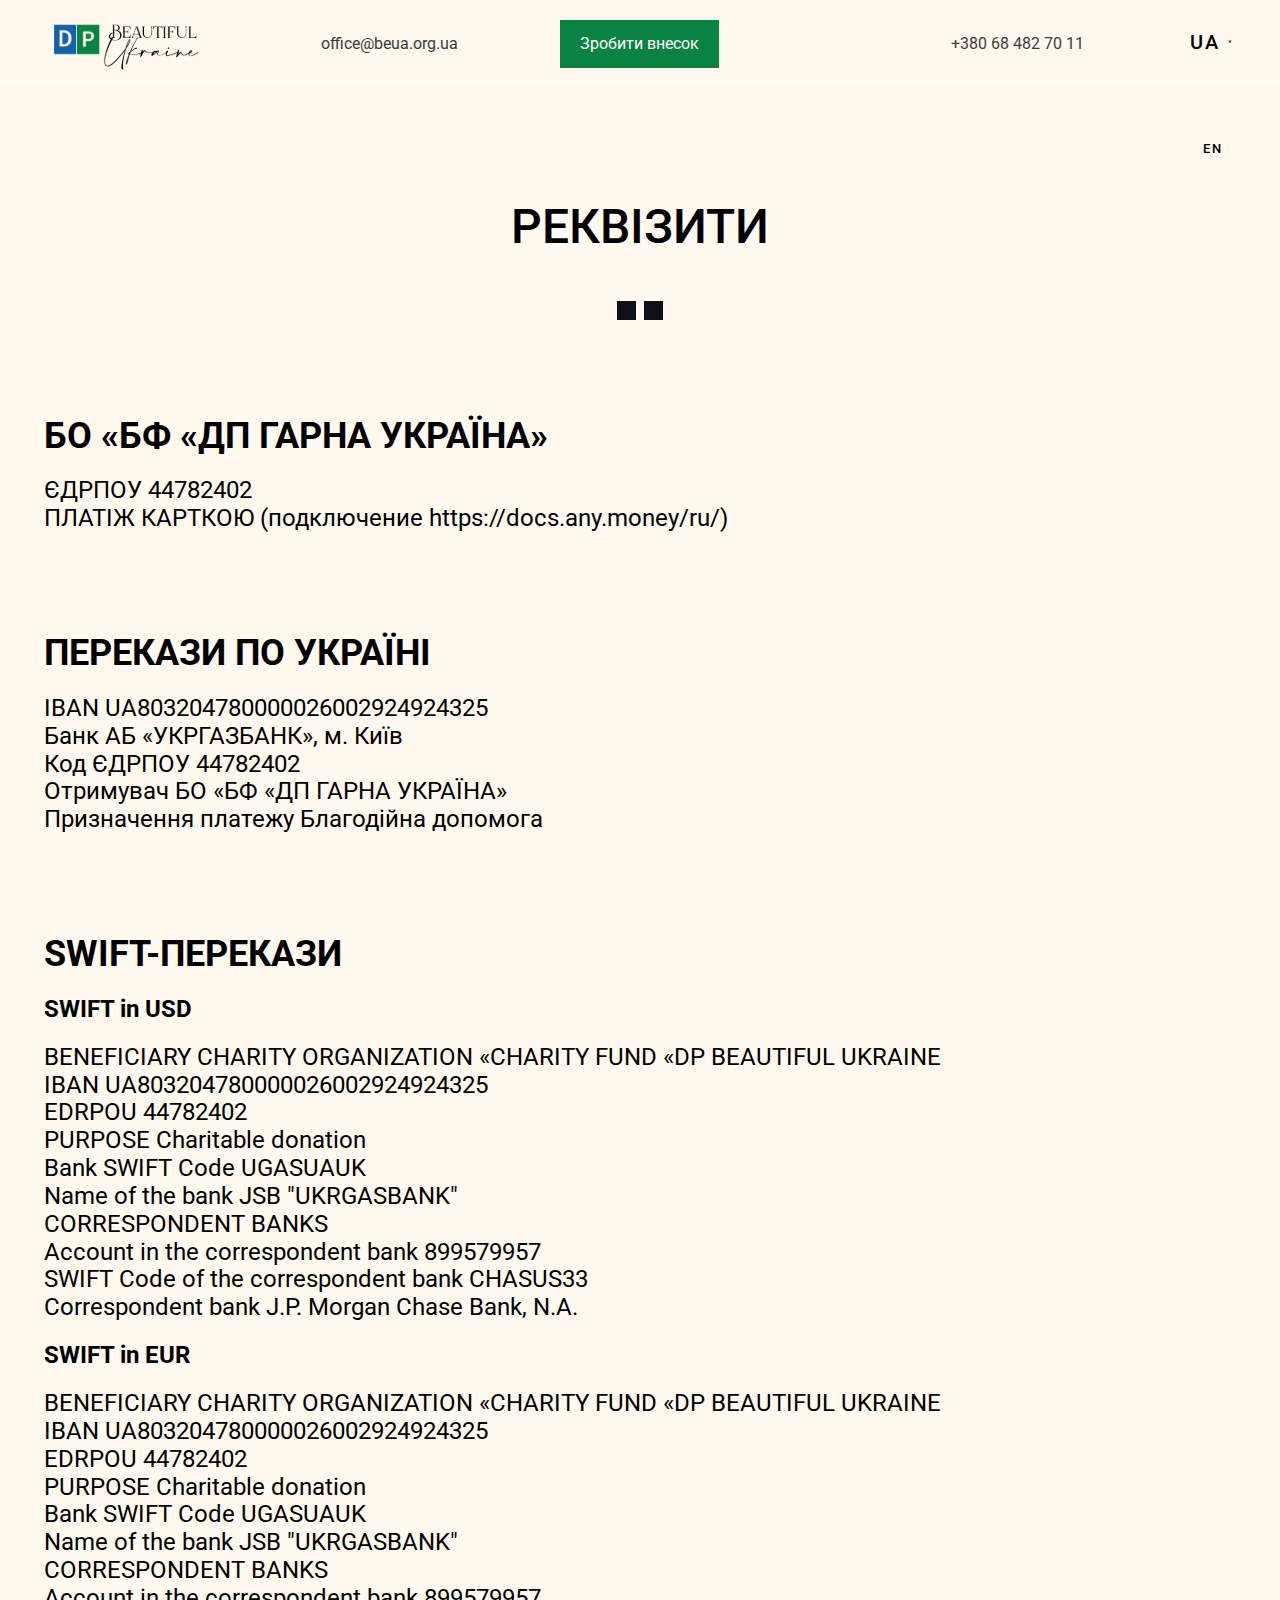
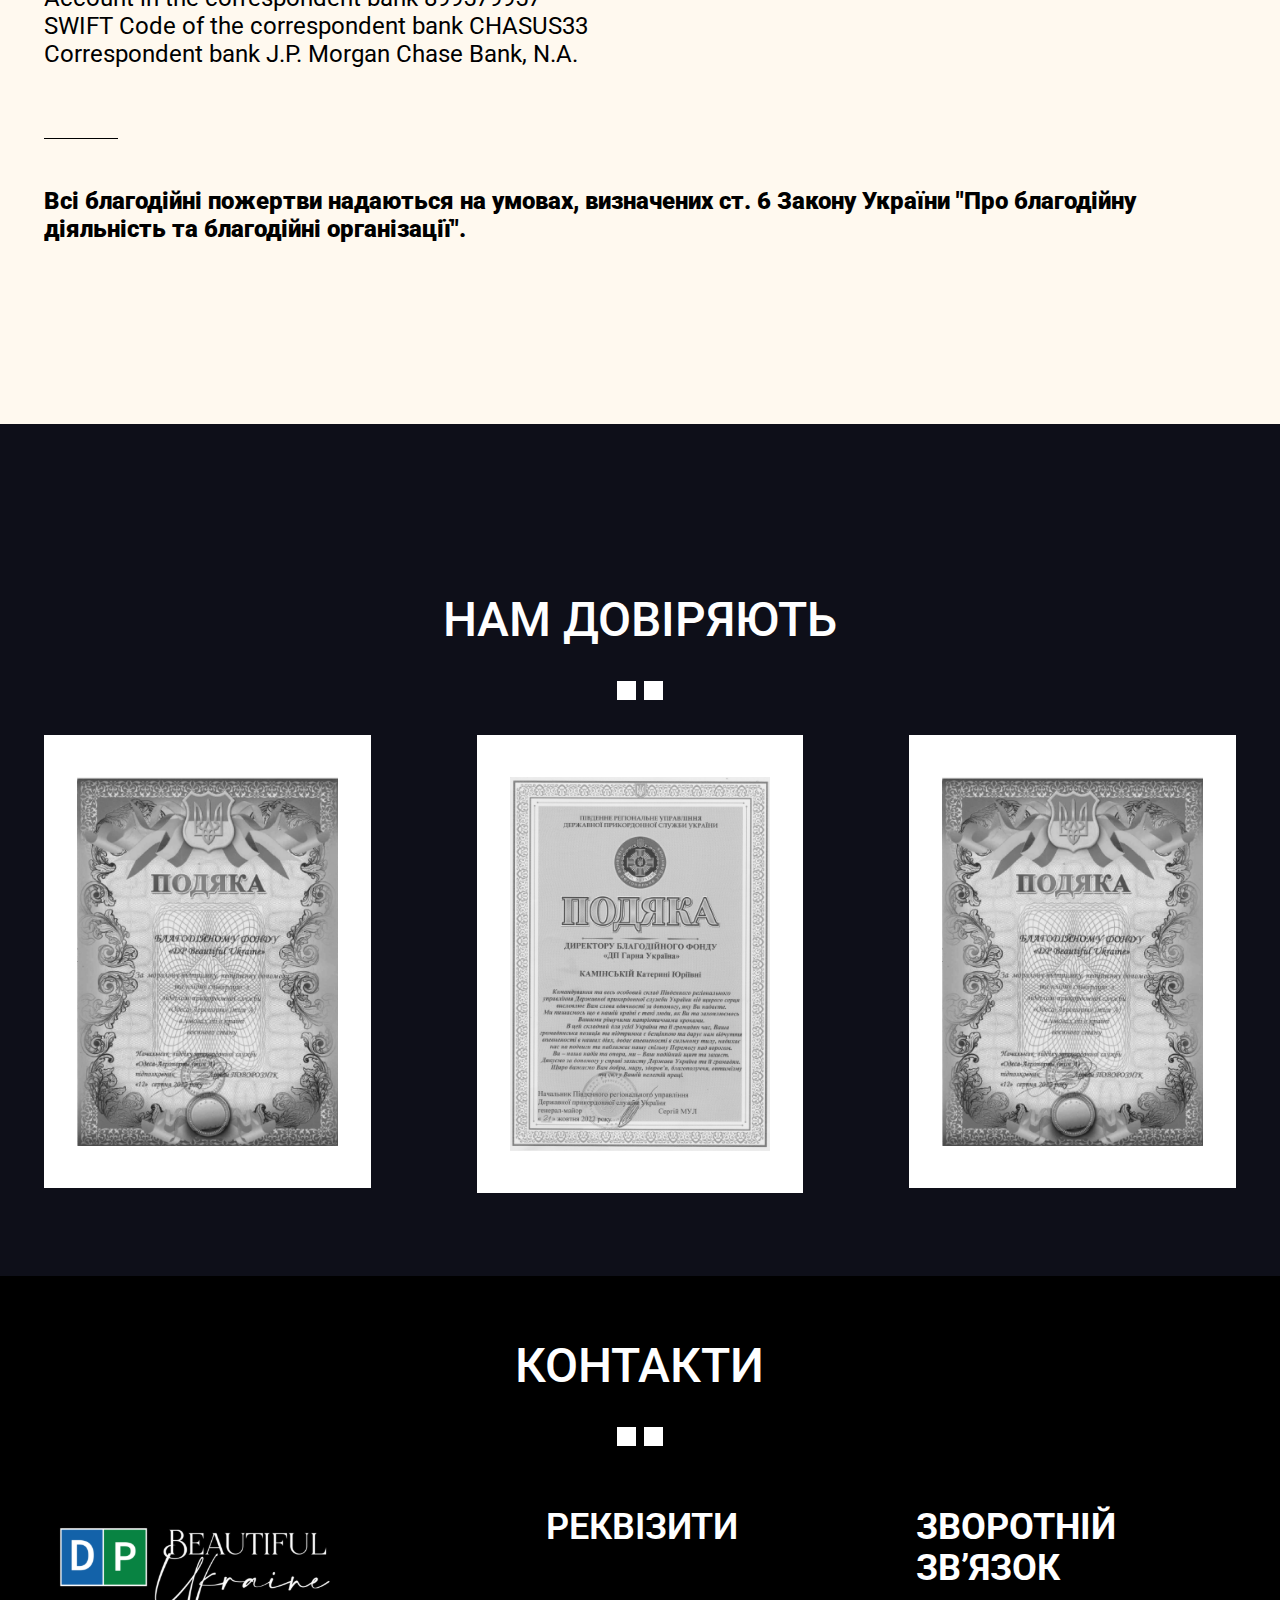
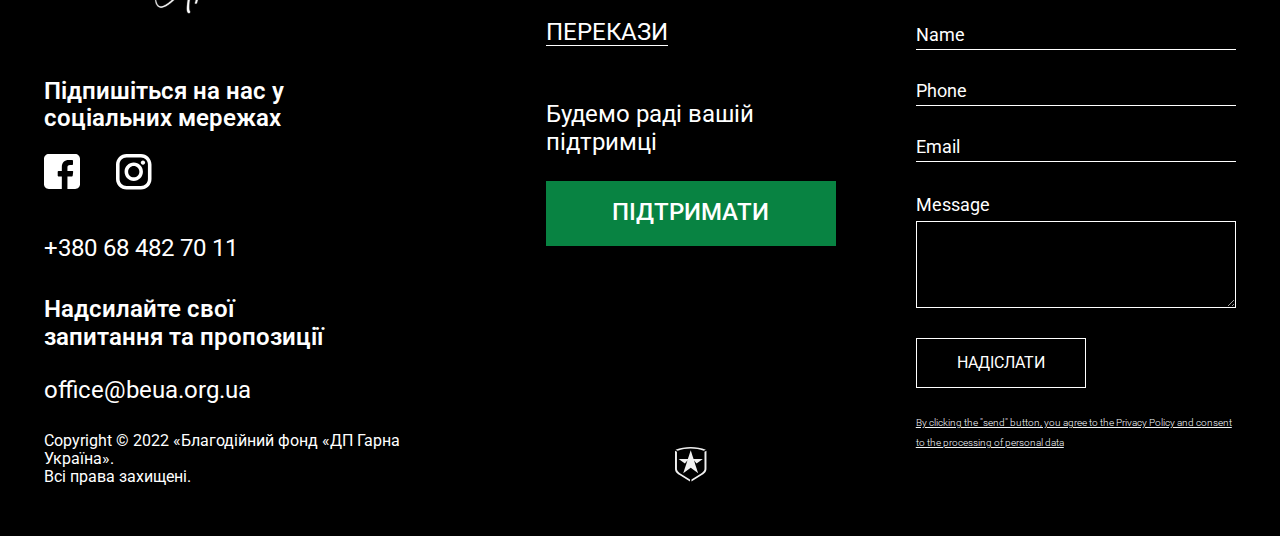
<file: requisites.html>
<!DOCTYPE html>
<html lang="en">
<head>
    <meta charset="UTF-8">
    <meta http-equiv="X-UA-Compatible" content="IE=edge">
    <meta name="viewport" content="width=device-width, initial-scale=1.0">
    <title>Requisites</title>

    <link rel="stylesheet" href="css/reset.css">
    <link
      rel="stylesheet"
      href="https://unpkg.com/swiper/swiper-bundle.min.css"
    />
    <link rel="stylesheet" href="css/styles.css">

    <script src="https://ajax.googleapis.com/ajax/libs/jquery/3.6.0/jquery.min.js" defer></script>
    <script src="https://unpkg.com/swiper/swiper-bundle.min.js" defer></script>
    <script src="js/script.js" defer></script>
</head>
<body>
    <header class="header">
      <div class="_container header__container">
        <div class="header__wrapper">
          
          <div class="header__item">
            <div class="header__logo">
              <a href="#" class="custom-logo-link">
                <img class="logo" src="./assets/img/logo.svg" alt="logo">
              </a>
            </div>
  
            <div class="header__info">
              <a href="mailto:office@beua.org.ua" class="header__link">
                office@beua.org.ua
              </a>
            </div>
          </div>
          
          <div class="header__item">
            <div class="header__btn__container">
              <a href="#" class="_btn-s header__btn _colored">
                Зробити внесок
              </a>
            </div>
          </div>

          <div class="header__item">
            <div class="header__info">
              <a href="tel:+380 68 482 70 11" class="header__link">
                +380 68 482 70 11
              </a>
            </div>
  
            <ul class="menu__lang header__lang" aria-hidden="true">
              <li>
                <a href="#" class="lang-item lang-item-current">
                    UA
                    <svg width="5" height="5" viewBox="0 0 5 5" fill="none" xmlns="http://www.w3.org/2000/svg">
                      <path d="M2.5 4.5L0.5 0.5L4.5 0.5L2.5 4.5Z" fill="#3C3C3C"/>
                  </svg>
                </a>  
                <ul>
                  <li class="lang-item lang-item-1 lang-item-en lang-item-first">
                      <a lang="eng-UK" hreflang="eng-UK" href="#1">
                          ENG
                      </a>
                  </li>
                </ul>                
              </li>
            </ul>
          </div>

        </div>
      </div>
    </header>

    <section class="requisites-inner _inner">

      <div class="requisites-inner__lang">
        <a href="#">
          EN
        </a>
      </div>

      <div class="_container requisites-inner__container">
        <div class="requisites-inner__wrapper">

          <div class="requisites-inner__header">
            <div class="title-container requisites-inner__title__container">
              <h2 class="title requisites-inner__title">
                реквізити
              </h2>
              <div class="title-container__label">
                <img src="./assets/img/label-title.svg" alt="title" aria-hidden>
              </div>
            </div>
          </div>

          <div class="requisites-inner__content">
            <div>
              <h2>
                БО «БФ «ДП ГАРНА УКРАЇНА»
              </h2>
              <p>
                ЄДРПОУ 44782402
              </p>
              <p>
                ПЛАТІЖ КАРТКОЮ (подключение https://docs.any.money/ru/)
              </p>
            </div>
            <div>
              <h2>
                ПЕРЕКАЗИ ПО УКРАЇНІ
              </h2>
              <p>
                IBAN UA803204780000026002924924325
              </p>
              <p>
                Банк АБ «УКРГАЗБАНК», м. Київ
              </p>
              <p>
                Код ЄДРПОУ 44782402
              </p>
              <p>
                Отримувач БО «БФ «ДП ГАРНА УКРАЇНА»
              </p>
              <p>
                Призначення платежу Благодійна допомога
              </p>
            </div>
            <div>
              <h2>
                SWIFT-ПЕРЕКАЗИ
              </h2>
              <h3>
                SWIFT in USD
              </h3>
              <p>
                BENEFICIARY CHARITY ORGANIZATION «CHARITY FUND «DP BEAUTIFUL UKRAINE
              </p>
              <p>
                IBAN UA803204780000026002924924325
              </p>
              <p>
                EDRPOU 44782402
              </p>
              <p>
                PURPOSE Charitable donation
              </p>
              <p>
                Bank SWIFT Code UGASUAUK
              </p>
              <p>
                Name of the bank JSB "UKRGASBANK"
              </p>
              <p>
                CORRESPONDENT BANKS
              </p>
              <p>
                Account in the correspondent bank 899579957
              </p>
              <p>
                SWIFT Code of the correspondent bank CHASUS33
              </p>
              <p>
                Correspondent bank J.P. Morgan Chase Bank, N.A.
              </p>

              <h3>
                SWIFT in EUR
              </h3>
              <p>
                BENEFICIARY CHARITY ORGANIZATION «CHARITY FUND «DP BEAUTIFUL UKRAINE
              </p>
              <p>
                IBAN UA803204780000026002924924325
              </p>
              <p>
                EDRPOU 44782402
              </p>
              <p>
                PURPOSE Charitable donation
              </p>
              <p>
                Bank SWIFT Code UGASUAUK
              </p>
              <p>
                Name of the bank JSB "UKRGASBANK"
              </p>
              <p>
                CORRESPONDENT BANKS
              </p>
              <p>
                Account in the correspondent bank 899579957
              </p>
              <p>
                SWIFT Code of the correspondent bank CHASUS33
              </p>
              <p>
                Correspondent bank J.P. Morgan Chase Bank, N.A.
              </p>
            </div>

            <div>
              <p>
                <strong>
                  Всі благодійні пожертви надаються на умовах, визначених ст. 6 Закону України "Про благодійну діяльність та благодійні організації".
                </strong>
              </p>
            </div>
          </div>
        </div>
      </div>
    </section>

    <div class="awards">
      <div class="_container awards__container">
        <div class="awards__wrapper">

          <div class="awards__header">
            <div class="title-container awards__title__container">
              <h2 class="title awards__title">
                нам довіряють
              </h2>
              <div class="title-container__label">
                <img src="./assets/img/label-title-white.svg" alt="title" aria-hidden="true">
              </div>
            </div>
          </div>

          <div class="awards__slider__container">

            <div class="awards-slider swiper">
              <div class="swiper-wrapper">
                <div class="swiper-slide">
                  <div class="awards-slider__img">
                    <img src="./assets/img/awards/img-awards-1.png" alt="awards">
                  </div>
                </div>

                <div class="swiper-slide">
                  <div class="awards-slider__img">
                    <img src="./assets/img/awards/img-awards-2.png" alt="awards">
                  </div>
                </div>

                <div class="swiper-slide">
                  <div class="awards-slider__img">
                    <img src="./assets/img/awards/img-awards-1.png" alt="awards">
                  </div>
                </div>

                <div class="swiper-slide">
                  <div class="awards-slider__img">
                    <img src="./assets/img/awards/img-awards-2.png" alt="awards">
                  </div>
                </div>

                <div class="swiper-slide">
                  <div class="awards-slider__img">
                    <img src="./assets/img/awards/img-awards-1.png" alt="awards">
                  </div>
                </div>

                <div class="swiper-slide">
                  <div class="awards-slider__img">
                    <img src="./assets/img/awards/img-awards-2.png" alt="awards">
                  </div>
                </div>
              </div>
            </div>
          </div>
        </div>
      </div>
    </div>

    <footer class="footer">
      <div class="_container footer__container">
        <div class="footer__wrapper">

          <div class="footer__header">
            <div class="title-container footer__title__container">
              <h2 class="footer__title title">
                Контакти
              </h2>
              <div class="title-container__label">
                <img src="./assets/img/label-title-white.svg" alt="title" aria-hidden="true">
              </div>
            </div>
          </div>

          <div class="footer-list">

            <div class="footer-list__item">
              <div class="footer__other">
                <div class="footer__logo">
                  <a href="#" class="custom-logo-link">
                    <img class="logo" src="./assets/img/logo-white.svg" alt="logo">
                  </a>
                </div>

                <div class="footer-contact">
                  <div class="footer-contact__title">
                    <p>
                      Підпишіться на нас у соціальних мережах
                    </p>
                  </div>
                  <div class="footer-contact__item">
                    <div class="footer-socials">
                      <a href="#" class="footer-socials__item">
                        <svg width="36" height="35" viewBox="0 0 36 35" fill="none" xmlns="http://www.w3.org/2000/svg">
                          <path d="M31.1488 0H4.85111C2.17197 0 0 2.11153 0 4.71632V30.2835C0 32.8883 2.17188 34.9998 4.85111 34.9998H17.821L17.8431 22.4928H14.5009C14.0666 22.4928 13.7141 22.1513 13.7124 21.7291L13.6964 17.6975C13.6947 17.2729 14.0483 16.9279 14.485 16.9279H17.8211V13.0324C17.8211 8.51172 20.661 6.05018 24.8089 6.05018H28.2127C28.6482 6.05018 29.0013 6.39342 29.0013 6.8169V10.2163C29.0013 10.6396 28.6484 10.9828 28.2131 10.983L26.1243 10.984C23.8685 10.984 23.4317 12.0261 23.4317 13.5555V16.928H28.3885C28.8608 16.928 29.2272 17.3289 29.1716 17.7849L28.6801 21.8165C28.633 22.2023 28.2965 22.493 27.897 22.493H23.4538L23.4317 35H31.149C33.8281 35 36 32.8885 36 30.2838V4.71632C35.9999 2.11153 33.828 0 31.1488 0Z" fill="white"/>
                        </svg>
                      </a>

                      <a href="#" class="footer-socials__item">
                        <svg width="36" height="37" viewBox="0 0 36 37" fill="none" xmlns="http://www.w3.org/2000/svg">
                          <path d="M24.9243 0.978516H10.5756C4.7442 0.978516 0 5.72271 0 11.5541V25.9028C0 31.7342 4.7442 36.4784 10.5756 36.4784H24.9243C30.7557 36.4784 35.4999 31.7342 35.4999 25.9028V11.5541C35.4998 5.72271 30.7556 0.978516 24.9243 0.978516ZM31.9286 25.9028C31.9286 29.7712 28.7926 32.9071 24.9243 32.9071H10.5756C6.70726 32.9071 3.57129 29.7712 3.57129 25.9028V11.5541C3.57129 7.68571 6.70726 4.5498 10.5756 4.5498H24.9243C28.7926 4.5498 31.9286 7.68571 31.9286 11.5541V25.9028Z" fill="white"/>
                          <path d="M17.7509 9.54688C12.6882 9.54688 8.56934 13.6657 8.56934 18.7283C8.56934 23.791 12.6882 27.9099 17.7509 27.9099C22.8136 27.9099 26.9324 23.7911 26.9324 18.7283C26.9324 13.6656 22.8136 9.54688 17.7509 9.54688ZM17.7509 24.3387C14.6524 24.3387 12.1406 21.8269 12.1406 18.7284C12.1406 15.6299 14.6525 13.1182 17.7509 13.1182C20.8494 13.1182 23.3611 15.6299 23.3611 18.7284C23.3611 21.8268 20.8493 24.3387 17.7509 24.3387Z" fill="white"/>
                          <path d="M26.9501 11.8142C28.1652 11.8142 29.1502 10.8292 29.1502 9.61415C29.1502 8.39908 28.1652 7.41406 26.9501 7.41406C25.735 7.41406 24.75 8.39908 24.75 9.61415C24.75 10.8292 25.735 11.8142 26.9501 11.8142Z" fill="white"/>
                        </svg>
                      </a>
                    </div>
                  </div>
                </div>
                
                <div class="footer-contact">
                  <div class="footer-contact__item">
                    <a href="tel:+380 68 482 70 11">
                      +380 68 482 70 11
                    </a>
                  </div>
                </div>
                
                <div class="footer-contact">
                  <div class="footer-contact__title">
                    <p>
                      Надсилайте свої запитання та пропозиції
                    </p>
                  </div>
                  <div class="footer-contact__item">
                    <a href="mailto:office@beua.org.ua">
                      office@beua.org.ua
                    </a>
                  </div>
                </div>

                <div class="footer__copyright _desk">
                  <p>
                    Copyright © 2022  «Благодійний фонд «ДП Гарна Україна».<span></span> Всі права захищені.
                  </p>
                </div>
              </div>
            </div>

            <div class="footer-list__item">
              <div class="footer-requisites">

                <div class="footer-requisites__title">
                  <p>
                    Реквізити
                  </p>
                </div>

                <div class="footer-requisites__link__container">
                  <a href="#" class="footer-requisites__link">
                    ПЕРЕКАЗИ 
                  </a>
                </div>

                <div class="footer-requisites__description">
                  <p>
                    Будемо раді вашій підтримці
                  </p>
                </div>

                <div class="footer-requisites__btn__container">
                  <a href="#" class="footer-requisites__btn _btn-l _colored">
                    ПІДТРИМАТИ 
                  </a>
                </div>

                <div class="footer__creator _desk">
                  <svg width="32" height="35" viewBox="0 0 32 35" fill="none" xmlns="http://www.w3.org/2000/svg">
                    <path fill-rule="evenodd" clip-rule="evenodd" d="M0.591797 2.67739C5.19999 0.956822 10.3231 0 15.725 0C21.127 0 26.2501 0.956822 30.8583 2.67739L28.7558 3.66853C24.6239 2.29122 20.2088 1.59184 15.725 1.59184C11.2413 1.59184 6.82616 2.29122 2.69423 3.66424L0.591797 2.67739Z" fill="#F0F0F0"/>
                    <path fill-rule="evenodd" clip-rule="evenodd" d="M14.9959 34.5696L4.56958 28.0435C0.424777 25.4519 0 23.7399 0 21.1698V3.77539L1.95226 4.6936V21.1698C1.95226 21.8134 1.97371 22.4913 2.15392 23.1221C2.60444 24.6839 4.26494 25.8509 5.75809 26.7863L14.9959 32.5659V34.5696Z" fill="#F0F0F0"/>
                    <path fill-rule="evenodd" clip-rule="evenodd" d="M31.451 3.77578V21.1702C31.451 23.7403 31.0262 25.4523 26.8814 28.0439L16.4551 34.57V32.5662L25.6929 26.7867C27.1861 25.8513 28.8466 24.6843 29.2971 23.1225C29.4773 22.4917 29.4988 21.8138 29.4988 21.1702V4.68969L31.451 3.77148V3.77578Z" fill="#F0F0F0"/>
                    <path fill-rule="evenodd" clip-rule="evenodd" d="M27.8422 12.0099L21.5434 16.5666L18.9304 13.1341C19.9173 16.1805 20.3463 17.4849 23.2125 26.2507L15.7253 20.7887L8.23804 26.2507C11.1042 17.4849 11.5376 16.1805 12.5201 13.1298L9.90712 16.5624L3.6084 12.0057L12.8806 12.0185C13.4641 10.2079 14.2836 7.67206 15.7253 3.20117C17.167 7.67206 17.9865 10.2079 18.57 12.0185L27.8422 12.0057V12.0099Z" fill="#F0F0F0"/>
                  </svg>
                </div>
              </div>
            </div>

            <div class="footer-list__item">
              <div class="footer-callback">

                <div class="footer-callback__title">
                  <p>
                    Зворотній зв’язок
                  </p>
                </div>

                <form action="post" class="footer-callback__form">
                  <div>
                    <label for="name">
                      <input type="text" name="name" id="name" placeholder="Name">
                    </label>
                  </div>

                  <div>
                    <label for="telephone">
                      <input type="tel" name="telephone" id="telephone" placeholder="Phone">
                    </label>
                  </div>

                  <div>
                    <label for="email">
                      <input type="email" name="email" id="email" placeholder="Email">
                    </label>
                  </div>

                  <div>
                    <label for="message">
                      <span>Message</span>
                      <textarea name="message" id="message"></textarea>
                    </label>
                  </div>

                  <div>
                    <button type="submit">
                      НАДІСЛАТИ
                    </button>
                  </div>
                </form>

                <a href="#" class="footer-callback__privacy">
                  By clicking the "send" button, you agree to the Privacy Policy and consent to the processing of personal data
                </a>

                <div class="footer__creator _mob">
                  <svg width="32" height="35" viewBox="0 0 32 35" fill="none" xmlns="http://www.w3.org/2000/svg">
                    <path fill-rule="evenodd" clip-rule="evenodd" d="M0.591797 2.67739C5.19999 0.956822 10.3231 0 15.725 0C21.127 0 26.2501 0.956822 30.8583 2.67739L28.7558 3.66853C24.6239 2.29122 20.2088 1.59184 15.725 1.59184C11.2413 1.59184 6.82616 2.29122 2.69423 3.66424L0.591797 2.67739Z" fill="#F0F0F0"/>
                    <path fill-rule="evenodd" clip-rule="evenodd" d="M14.9959 34.5696L4.56958 28.0435C0.424777 25.4519 0 23.7399 0 21.1698V3.77539L1.95226 4.6936V21.1698C1.95226 21.8134 1.97371 22.4913 2.15392 23.1221C2.60444 24.6839 4.26494 25.8509 5.75809 26.7863L14.9959 32.5659V34.5696Z" fill="#F0F0F0"/>
                    <path fill-rule="evenodd" clip-rule="evenodd" d="M31.451 3.77578V21.1702C31.451 23.7403 31.0262 25.4523 26.8814 28.0439L16.4551 34.57V32.5662L25.6929 26.7867C27.1861 25.8513 28.8466 24.6843 29.2971 23.1225C29.4773 22.4917 29.4988 21.8138 29.4988 21.1702V4.68969L31.451 3.77148V3.77578Z" fill="#F0F0F0"/>
                    <path fill-rule="evenodd" clip-rule="evenodd" d="M27.8422 12.0099L21.5434 16.5666L18.9304 13.1341C19.9173 16.1805 20.3463 17.4849 23.2125 26.2507L15.7253 20.7887L8.23804 26.2507C11.1042 17.4849 11.5376 16.1805 12.5201 13.1298L9.90712 16.5624L3.6084 12.0057L12.8806 12.0185C13.4641 10.2079 14.2836 7.67206 15.7253 3.20117C17.167 7.67206 17.9865 10.2079 18.57 12.0185L27.8422 12.0057V12.0099Z" fill="#F0F0F0"/>
                  </svg>
                </div>

                <div class="footer__copyright _mob">
                  <p>
                    Copyright © 2022  «Благодійний фонд «ДП Гарна Україна». Всі права захищені.
                  </p>
                </div>
              </div>
            </div>
          </div>
        </div>
      </div>
    </footer>

</body>
</html>
</file>
<file: css/styles.css>
@import url("https://fonts.googleapis.com/css2?family=Roboto:wght@300;400;500;700;900&display=swap");
@import url("https://fonts.googleapis.com/css2?family=Inter:wght@300;400&display=swap");
:root {
  --color-text-primary--rgb: 0, 0, 0;
  --color-text-primary: #000;
  --color-text-secondary--rgb: 255, 255, 255;
  --color-text-secondary: #ffffff;
  --color-text-thirdy--rgb: 243, 247, 250;
  --color-text-thirdy: #f3f7fa;
  --color-bg-primary--rgb: 255, 249, 239;
  --color-bg-primary: #fff9ef;
  --color-bg-second--rgb: 217, 217, 217;
  --color-bg-second: #d9d9d9;
  --color-bg-third--rgb: 0, 0, 0;
  --color-bg-third: #000;
  --color-bg-fourth--rgb: 14, 15, 25;
  --color-bg-fourth: #0E0F19;
  --color-element-primary--rgb: 8, 131, 66;
  --color-element-primary: #088342;
  --color-element-secondary--rgb: 255, 255, 255;
  --color-element-secondary: #ffffff;
  --color-element-thirdy--rgb: 60, 60, 60;
  --color-element-thirdy: #3c3c3c;
  --color-element-fourthy--rgb: 19, 98, 169;
  --color-element-fourthy: #1362a9;
  --color-element-fifth--rgb: 218, 234, 226;
  --color-element-fifth: #daeae2;
  --color-element-sixth--rgb: 229, 229, 229;
  --color-element-sixth: #e5e5e5;
  --color-element-seventh--rgb: 196, 196, 196;
  --color-element-seventh: #c4c4c4;
  --color-element-eighth--rgb: 14, 15, 25;
  --color-element-eighth: #0e0f19;
  --color-element-error--rgb: 251, 39, 64;
  --color-element-error: #fb2740;
}

html {
  background-color: var(--color-bg-primary);
  color: var(--color-text-primary);
}

* {
  -webkit-tap-highlight-color: transparent;
}

*,
*::before,
*::after {
  -webkit-box-sizing: border-box;
          box-sizing: border-box;
}

body,
input,
textarea,
button,
select {
  font-family: "Roboto", sans-serif;
}

a {
  text-decoration: none;
}

body {
  overflow-x: hidden;
  height: unset !important;
  -webkit-overflow-scrolling: auto !important;
  /* width */
  /* Track */
  /* Handle */
  font-weight: 400;
  font-size: 1rem;
  line-height: 120%;
  color: var(--color-text-primary);
  background-color: var(--color-bg-primary);
}
body::-webkit-scrollbar {
  width: 0.5rem;
}
body::-webkit-scrollbar-track {
  background-color: transparent;
  border: 1px solid var(--color-text-primary);
}
body::-webkit-scrollbar-thumb {
  background-color: var(--color-text-primary);
}
body._lock, body._lock__pop {
  overflow: hidden;
}

._container {
  width: 100%;
  margin: 0 auto;
}
@media (min-width: 1200px) {
  ._container {
    max-width: 84.0625rem;
  }
}
@media (min-width: 1200px) and (max-width: 1440px) {
  ._container {
    max-width: 93.142%;
  }
}
@media (min-width: 900px) and (max-width: 1199px) {
  ._container {
    max-width: 93.142%;
  }
}
@media (max-width: 899px) {
  ._container {
    max-width: 93.142%;
  }
}

.custom-logo-link {
  position: relative;
  display: block;
  width: 100%;
  cursor: pointer;
}
@media (min-width: 900px) {
  .custom-logo-link {
    max-width: 10.375rem;
  }
}
@media (max-width: 899px) {
  .custom-logo-link {
    max-width: 15.25rem;
  }
}
.custom-logo-link svg, .custom-logo-link img {
  width: 100%;
  height: auto;
}

@media (min-width: 900px) {
  ._inner {
    margin-top: 5.0625rem;
  }
}
@media (max-width: 899px) {
  ._inner {
    margin-top: 4.5375rem;
  }
}

input {
  width: 100%;
  border: unset;
  border-radius: unset;
  border-bottom: 1px solid var(--color-text-secondary);
  font-weight: 400;
  color: inherit;
  background-color: transparent;
  padding: unset;
  padding-bottom: 4px;
}
@media (min-width: 1200px) {
  input {
    font-size: 1.125rem;
  }
}
@media (min-width: 900px) and (max-width: 1199px) {
  input {
    font-size: 1rem;
  }
}
@media (max-width: 899px) {
  input {
    font-size: 0.875rem;
  }
}
input::-webkit-input-placeholder {
  font-weight: 400;
  color: inherit;
}
input::-moz-placeholder {
  font-weight: 400;
  color: inherit;
}
input:-ms-input-placeholder {
  font-weight: 400;
  color: inherit;
}
input::-ms-input-placeholder {
  font-weight: 400;
  color: inherit;
}
input::placeholder {
  font-weight: 400;
  color: inherit;
}
@media (min-width: 1200px) {
  input::-webkit-input-placeholder {
    font-size: 1.125rem;
  }
  input::-moz-placeholder {
    font-size: 1.125rem;
  }
  input:-ms-input-placeholder {
    font-size: 1.125rem;
  }
  input::-ms-input-placeholder {
    font-size: 1.125rem;
  }
  input::placeholder {
    font-size: 1.125rem;
  }
}
@media (min-width: 900px) and (max-width: 1199px) {
  input::-webkit-input-placeholder {
    font-size: 1rem;
  }
  input::-moz-placeholder {
    font-size: 1rem;
  }
  input:-ms-input-placeholder {
    font-size: 1rem;
  }
  input::-ms-input-placeholder {
    font-size: 1rem;
  }
  input::placeholder {
    font-size: 1rem;
  }
}
@media (max-width: 899px) {
  input::-webkit-input-placeholder {
    font-size: 0.875rem;
  }
  input::-moz-placeholder {
    font-size: 0.875rem;
  }
  input:-ms-input-placeholder {
    font-size: 0.875rem;
  }
  input::-ms-input-placeholder {
    font-size: 0.875rem;
  }
  input::placeholder {
    font-size: 0.875rem;
  }
}

@media (min-width: 900px) {
  form > * + * {
    margin-top: 1.875rem;
  }
}
@media (max-width: 899px) {
  form > * + * {
    margin-top: 2.1875rem;
  }
}
form div {
  color: inherit;
}
form div strong {
  display: -webkit-box;
  display: -ms-flexbox;
  display: flex;
  -webkit-box-align: center;
      -ms-flex-align: center;
          align-items: center;
  font-size: 0.625rem;
  color: var(--color-element-error);
}
form div strong::before {
  content: "";
  -webkit-box-flex: 0;
      -ms-flex: 0 0 0.3125rem;
          flex: 0 0 0.3125rem;
  height: 5px;
  margin-right: 0.25rem;
  background-image: url(../assets/img/img/label-incorrect-input.svg);
  background-size: contain;
  background-repeat: no-repeat;
  background-position: center center;
}
form div input,
form div textarea {
  width: 100%;
}
form label span {
  display: block;
  margin-bottom: 4px;
  line-height: 140%;
}
@media (min-width: 1200px) {
  form label span {
    font-size: 1.125rem;
  }
}
@media (min-width: 900px) and (max-width: 1199px) {
  form label span {
    font-size: 1rem;
  }
}
@media (max-width: 899px) {
  form label span {
    font-size: 0.875rem;
  }
}
form input {
  width: 100%;
  border: unset;
  border-radius: unset;
  border-bottom: 1px solid var(--color-text-secondary);
  font-weight: 400;
  color: inherit;
  background-color: transparent;
  padding: unset;
  padding-bottom: 4px;
}
@media (min-width: 1200px) {
  form input {
    font-size: 1.125rem;
  }
}
@media (min-width: 900px) and (max-width: 1199px) {
  form input {
    font-size: 1rem;
  }
}
@media (max-width: 899px) {
  form input {
    font-size: 0.875rem;
  }
}
form input::-webkit-input-placeholder {
  font-weight: 400;
  color: inherit;
}
form input::-moz-placeholder {
  font-weight: 400;
  color: inherit;
}
form input:-ms-input-placeholder {
  font-weight: 400;
  color: inherit;
}
form input::-ms-input-placeholder {
  font-weight: 400;
  color: inherit;
}
form input::placeholder {
  font-weight: 400;
  color: inherit;
}
@media (min-width: 1200px) {
  form input::-webkit-input-placeholder {
    font-size: 1.125rem;
  }
  form input::-moz-placeholder {
    font-size: 1.125rem;
  }
  form input:-ms-input-placeholder {
    font-size: 1.125rem;
  }
  form input::-ms-input-placeholder {
    font-size: 1.125rem;
  }
  form input::placeholder {
    font-size: 1.125rem;
  }
}
@media (min-width: 900px) and (max-width: 1199px) {
  form input::-webkit-input-placeholder {
    font-size: 1rem;
  }
  form input::-moz-placeholder {
    font-size: 1rem;
  }
  form input:-ms-input-placeholder {
    font-size: 1rem;
  }
  form input::-ms-input-placeholder {
    font-size: 1rem;
  }
  form input::placeholder {
    font-size: 1rem;
  }
}
@media (max-width: 899px) {
  form input::-webkit-input-placeholder {
    font-size: 0.875rem;
  }
  form input::-moz-placeholder {
    font-size: 0.875rem;
  }
  form input:-ms-input-placeholder {
    font-size: 0.875rem;
  }
  form input::-ms-input-placeholder {
    font-size: 0.875rem;
  }
  form input::placeholder {
    font-size: 0.875rem;
  }
}
form textarea {
  width: 100%;
  border: unset;
  border-radius: unset;
  border-bottom: 1px solid var(--color-text-secondary);
  font-weight: 400;
  color: inherit;
  background-color: transparent;
  padding: unset;
  padding-bottom: 4px;
  height: 5.4375rem;
  border: 1px solid var(--color-text-secondary);
}
@media (min-width: 1200px) {
  form textarea {
    font-size: 1.125rem;
  }
}
@media (min-width: 900px) and (max-width: 1199px) {
  form textarea {
    font-size: 1rem;
  }
}
@media (max-width: 899px) {
  form textarea {
    font-size: 0.875rem;
  }
}
form textarea::-webkit-input-placeholder {
  font-weight: 400;
  color: inherit;
}
form textarea::-moz-placeholder {
  font-weight: 400;
  color: inherit;
}
form textarea:-ms-input-placeholder {
  font-weight: 400;
  color: inherit;
}
form textarea::-ms-input-placeholder {
  font-weight: 400;
  color: inherit;
}
form textarea::placeholder {
  font-weight: 400;
  color: inherit;
}
@media (min-width: 1200px) {
  form textarea::-webkit-input-placeholder {
    font-size: 1.125rem;
  }
  form textarea::-moz-placeholder {
    font-size: 1.125rem;
  }
  form textarea:-ms-input-placeholder {
    font-size: 1.125rem;
  }
  form textarea::-ms-input-placeholder {
    font-size: 1.125rem;
  }
  form textarea::placeholder {
    font-size: 1.125rem;
  }
}
@media (min-width: 900px) and (max-width: 1199px) {
  form textarea::-webkit-input-placeholder {
    font-size: 1rem;
  }
  form textarea::-moz-placeholder {
    font-size: 1rem;
  }
  form textarea:-ms-input-placeholder {
    font-size: 1rem;
  }
  form textarea::-ms-input-placeholder {
    font-size: 1rem;
  }
  form textarea::placeholder {
    font-size: 1rem;
  }
}
@media (max-width: 899px) {
  form textarea::-webkit-input-placeholder {
    font-size: 0.875rem;
  }
  form textarea::-moz-placeholder {
    font-size: 0.875rem;
  }
  form textarea:-ms-input-placeholder {
    font-size: 0.875rem;
  }
  form textarea::-ms-input-placeholder {
    font-size: 0.875rem;
  }
  form textarea::placeholder {
    font-size: 0.875rem;
  }
}
form textarea::-webkit-input-placeholder {
  font-size: 0;
}
form textarea::-moz-placeholder {
  font-size: 0;
}
form textarea:-ms-input-placeholder {
  font-size: 0;
}
form textarea::-ms-input-placeholder {
  font-size: 0;
}
form textarea::placeholder {
  font-size: 0;
}
form button[type=submit],
form input[type=submit] {
  display: -webkit-box;
  display: -ms-flexbox;
  display: flex;
  -webkit-box-align: center;
      -ms-flex-align: center;
          align-items: center;
  -webkit-box-pack: center;
      -ms-flex-pack: center;
          justify-content: center;
  border: unset;
  background-color: transparent;
  -webkit-transition: background 0.3s ease, color 0.3s ease;
  transition: background 0.3s ease, color 0.3s ease;
  max-width: 11.125rem;
  width: 100%;
  padding: 0.375rem 1.25rem;
  font-size: 1rem;
  line-height: 2.25rem;
  font-weight: 400;
  max-width: 10.625rem;
  border-color: var(--color-text-secondary);
  color: var(--color-text-secondary);
}
form button[type=submit]._light,
form input[type=submit]._light {
  background-color: var(--color-element-secondary);
  color: var(--color-text-primary);
}
form button[type=submit]._light:hover, form button[type=submit]._light:focus-visible,
form input[type=submit]._light:hover,
form input[type=submit]._light:focus-visible {
  background-color: var(--color-element-primary);
  color: var(--color-text-secondary);
}
form button[type=submit]._hollow,
form input[type=submit]._hollow {
  border: 1px solid var(--color-text-secondary);
  color: var(--color-text-secondary);
}
form button[type=submit]._hollow:hover, form button[type=submit]._hollow:focus-visible,
form input[type=submit]._hollow:hover,
form input[type=submit]._hollow:focus-visible {
  background-color: var(--color-text-secondary);
  color: var(--color-text-primary);
}
form button[type=submit]._colored,
form input[type=submit]._colored {
  background-color: var(--color-element-primary);
  color: var(--color-text-secondary);
}
form button[type=submit]._colored:hover, form button[type=submit]._colored:focus-visible,
form input[type=submit]._colored:hover,
form input[type=submit]._colored:focus-visible {
  background-color: var(--color-element-fourthy);
  color: var(--color-text-secondary);
}
form button[type=submit]:hover, form button[type=submit]:focus-visible,
form input[type=submit]:hover,
form input[type=submit]:focus-visible {
  background-color: var(--color-text-secondary);
  color: var(--color-text-primary);
}

._btn-l {
  display: -webkit-box;
  display: -ms-flexbox;
  display: flex;
  -webkit-box-align: center;
      -ms-flex-align: center;
          align-items: center;
  -webkit-box-pack: center;
      -ms-flex-pack: center;
          justify-content: center;
  border: unset;
  background-color: transparent;
  -webkit-transition: background 0.3s ease, color 0.3s ease;
  transition: background 0.3s ease, color 0.3s ease;
  width: 100%;
  height: 4.0625rem;
  padding: 1.0625rem 1.25rem;
  font-size: 1.5rem;
  line-height: 116%;
  font-weight: 500;
}
._btn-l._light {
  background-color: var(--color-element-secondary);
  color: var(--color-text-primary);
}
._btn-l._light:hover, ._btn-l._light:focus-visible {
  background-color: var(--color-element-primary);
  color: var(--color-text-secondary);
}
._btn-l._hollow {
  border: 1px solid var(--color-text-secondary);
  color: var(--color-text-secondary);
}
._btn-l._hollow:hover, ._btn-l._hollow:focus-visible {
  background-color: var(--color-text-secondary);
  color: var(--color-text-primary);
}
._btn-l._colored {
  background-color: var(--color-element-primary);
  color: var(--color-text-secondary);
}
._btn-l._colored:hover, ._btn-l._colored:focus-visible {
  background-color: var(--color-element-fourthy);
  color: var(--color-text-secondary);
}
@media (min-width: 1200px) {
  ._btn-l {
    max-width: 22.75rem;
  }
}
@media (min-width: 900px) and (max-width: 1199px) {
  ._btn-l {
    max-width: 20.625rem;
  }
}
@media (max-width: 899px) {
  ._btn-l {
    max-width: 18.4375rem;
  }
}

._btn-m {
  display: -webkit-box;
  display: -ms-flexbox;
  display: flex;
  -webkit-box-align: center;
      -ms-flex-align: center;
          align-items: center;
  -webkit-box-pack: center;
      -ms-flex-pack: center;
          justify-content: center;
  border: unset;
  background-color: transparent;
  -webkit-transition: background 0.3s ease, color 0.3s ease;
  transition: background 0.3s ease, color 0.3s ease;
  max-width: 14.0625rem;
  width: 100%;
  padding: 0.3125rem 1.25rem;
  font-size: 1rem;
  line-height: 2.25rem;
  font-weight: 400;
}
._btn-m._light {
  background-color: var(--color-element-secondary);
  color: var(--color-text-primary);
}
._btn-m._light:hover, ._btn-m._light:focus-visible {
  background-color: var(--color-element-primary);
  color: var(--color-text-secondary);
}
._btn-m._hollow {
  border: 1px solid var(--color-text-secondary);
  color: var(--color-text-secondary);
}
._btn-m._hollow:hover, ._btn-m._hollow:focus-visible {
  background-color: var(--color-text-secondary);
  color: var(--color-text-primary);
}
._btn-m._colored {
  background-color: var(--color-element-primary);
  color: var(--color-text-secondary);
}
._btn-m._colored:hover, ._btn-m._colored:focus-visible {
  background-color: var(--color-element-fourthy);
  color: var(--color-text-secondary);
}

._btn-s {
  display: -webkit-box;
  display: -ms-flexbox;
  display: flex;
  -webkit-box-align: center;
      -ms-flex-align: center;
          align-items: center;
  -webkit-box-pack: center;
      -ms-flex-pack: center;
          justify-content: center;
  border: unset;
  background-color: transparent;
  -webkit-transition: background 0.3s ease, color 0.3s ease;
  transition: background 0.3s ease, color 0.3s ease;
  max-width: 11.125rem;
  width: 100%;
  padding: 0.375rem 1.25rem;
  font-size: 1rem;
  line-height: 2.25rem;
  font-weight: 400;
}
._btn-s._light {
  background-color: var(--color-element-secondary);
  color: var(--color-text-primary);
}
._btn-s._light:hover, ._btn-s._light:focus-visible {
  background-color: var(--color-element-primary);
  color: var(--color-text-secondary);
}
._btn-s._hollow {
  border: 1px solid var(--color-text-secondary);
  color: var(--color-text-secondary);
}
._btn-s._hollow:hover, ._btn-s._hollow:focus-visible {
  background-color: var(--color-text-secondary);
  color: var(--color-text-primary);
}
._btn-s._colored {
  background-color: var(--color-element-primary);
  color: var(--color-text-secondary);
}
._btn-s._colored:hover, ._btn-s._colored:focus-visible {
  background-color: var(--color-element-fourthy);
  color: var(--color-text-secondary);
}

.title-container {
  display: -webkit-box;
  display: -ms-flexbox;
  display: flex;
  -webkit-box-orient: vertical;
  -webkit-box-direction: normal;
      -ms-flex-direction: column;
          flex-direction: column;
  -webkit-box-align: center;
      -ms-flex-align: center;
          align-items: center;
}
@media (min-width: 1200px) {
  .title-container > * + * {
    margin-top: 1.75rem;
  }
}
@media (min-width: 900px) and (max-width: 1199px) {
  .title-container > * + * {
    margin-top: 1.375rem;
  }
}
@media (max-width: 899px) {
  .title-container > * + * {
    margin-top: 1rem;
  }
}
.title-container .title {
  margin: 0;
  font-family: "Roboto", sans-serif;
  font-weight: normal;
  line-height: 130%;
  text-transform: uppercase;
  font-weight: 500;
  text-align: center;
}
@media (min-width: 1200px) {
  .title-container .title {
    font-size: 3rem;
  }
}
@media (min-width: 900px) and (max-width: 1199px) {
  .title-container .title {
    font-size: 2.625rem;
  }
}
@media (max-width: 899px) {
  .title-container .title {
    font-size: 2.25rem;
  }
}
.title-container__label {
  max-width: 2.875rem;
  width: 100%;
}
.title-container__label img, .title-container__label svg {
  width: 100%;
  height: auto;
}

.menu__lang {
  position: relative;
  max-width: 2.875rem;
}
.menu__lang ul {
  position: absolute;
  top: 100%;
  left: 0px;
  visibility: hidden;
  opacity: 0;
  -webkit-transition: opacity 0.3s ease;
  transition: opacity 0.3s ease;
}
.menu__lang:hover ul {
  visibility: visible;
  opacity: 1;
}

.menu__lang li {
  text-transform: uppercase;
  font-size: 1.25rem;
  font-weight: 500;
  letter-spacing: 0.1em;
}
.menu__lang a {
  -webkit-transition: color 0.3s ease;
  transition: color 0.3s ease;
  color: inherit;
}
.menu__lang .lang-item {
  padding-bottom: 2px;
}
.menu__lang .lang-item:last-child {
  padding-bottom: 0;
}
.menu__lang .lang-item-current {
  position: relative;
  display: block;
  padding-right: 1rem;
}
.menu__lang .lang-item-current svg {
  position: absolute;
  right: 4px;
  top: 45%;
  width: 4px;
  height: 4px;
  -webkit-transform: translate(0, -50%);
          transform: translate(0, -50%);
  -webkit-transition: -webkit-transform 0.3s ease;
  transition: -webkit-transform 0.3s ease;
  transition: transform 0.3s ease;
  transition: transform 0.3s ease, -webkit-transform 0.3s ease;
}
.menu__lang:hover svg {
  -webkit-transform: translate(0, -50%) rotate(180deg);
          transform: translate(0, -50%) rotate(180deg);
}

.menu__lang .lang-item-current svg path {
  -webkit-transition: fill 0.3s ease;
  transition: fill 0.3s ease;
}

.header {
  position: fixed;
  z-index: 10;
  top: 0;
  left: 0;
  width: 100%;
  border-bottom: 1px solid var(--color-element-secondary);
  background-color: var(--color-bg-primary);
}
@media (min-width: 900px) {
  .header {
    padding: 0.625rem 0 0.25rem;
  }
}
@media (max-width: 899px) {
  .header {
    padding: 0.875rem 0 0.8125rem;
  }
}
.header._main {
  position: sticky;
  border-bottom: unset;
}
@media (max-width: 899px) {
  .header._main {
    display: none;
  }
}
.header__wrapper {
  display: -webkit-box;
  display: -ms-flexbox;
  display: flex;
  width: 100%;
  -webkit-box-pack: justify;
      -ms-flex-pack: justify;
          justify-content: space-between;
  -webkit-box-align: center;
      -ms-flex-align: center;
          align-items: center;
}
.header__item {
  display: -webkit-box;
  display: -ms-flexbox;
  display: flex;
  -webkit-box-align: center;
      -ms-flex-align: center;
          align-items: center;
}
@media (min-width: 1200px) {
  .header__item {
    -webkit-box-flex: 0;
        -ms-flex: 0 0 40%;
            flex: 0 0 40%;
  }
}
@media (min-width: 900px) and (max-width: 1199px) {
  .header__item {
    -webkit-column-gap: 1.625rem;
       -moz-column-gap: 1.625rem;
            column-gap: 1.625rem;
  }
}
@media (max-width: 899px) {
  .header__item {
    display: block;
  }
}
@media (min-width: 1200px) {
  .header__item:nth-child(1) {
    -webkit-column-gap: 23.396%;
       -moz-column-gap: 23.396%;
            column-gap: 23.396%;
  }
}
@media (min-width: 1200px) {
  .header__item:nth-child(2) {
    -webkit-box-flex: unset;
        -ms-flex: unset;
            flex: unset;
  }
}
@media (max-width: 899px) {
  .header__item:nth-child(2) {
    -webkit-box-flex: 0;
        -ms-flex: 0 0 8.875rem;
            flex: 0 0 8.875rem;
  }
}
@media (max-width: 899px) and (max-width: 349px) {
  .header__item:nth-child(2) {
    -webkit-box-flex: 0;
        -ms-flex: 0 0 7.5rem;
            flex: 0 0 7.5rem;
  }
}
.header__item:nth-child(3) {
  -webkit-box-pack: end;
      -ms-flex-pack: end;
          justify-content: flex-end;
}
@media (min-width: 1200px) {
  .header__item:nth-child(3) {
    -webkit-column-gap: 22.264%;
       -moz-column-gap: 22.264%;
            column-gap: 22.264%;
  }
}
@media (min-width: 900px) {
  .header__logo {
    -webkit-box-flex: 0;
        -ms-flex: 0 0 10.375rem;
            flex: 0 0 10.375rem;
  }
}
@media (max-width: 899px) {
  .header__logo {
    max-width: 7.0625rem;
  }
}
@media (max-width: 899px) {
  .header__info {
    display: none;
  }
}
.header__link {
  position: relative;
  color: var(--color-element-thirdy);
}
.header__link::before {
  content: "";
  position: absolute;
  bottom: -0.1875rem;
  left: 0;
  width: 100%;
  height: 1px;
  background-color: var(--color-element-thirdy);
  -webkit-transform: scale(0);
          transform: scale(0);
  -webkit-transition: -webkit-transform 0.3s ease;
  transition: -webkit-transform 0.3s ease;
  transition: transform 0.3s ease;
  transition: transform 0.3s ease, -webkit-transform 0.3s ease;
}
.header__link:hover::before {
  -webkit-transform: scale(1);
          transform: scale(1);
}

.header__link:focus-visible::before {
  -webkit-transform: scale(1);
          transform: scale(1);
}

@media (max-width: 899px) {
  .header__btn {
    max-width: 8.875rem;
    padding: 0.375rem 0.625rem;
    font-size: 0.875rem;
    line-height: 160%;
  }
}
@media (max-width: 899px) and (max-width: 349px) {
  .header__btn {
    padding: 0.375rem 0.25rem;
  }
}
@media (max-width: 899px) {
  .header__lang li {
    font-size: 0.875rem;
  }
}
@media (max-width: 899px) {
  .header__lang .lang-item-current {
    padding-right: 0.625rem;
  }
}
.banner {
  position: relative;
  height: 100vh;
  min-height: 34.5625rem;
  background-image: url(../assets/img/img-banner.png);
  background-repeat: no-repeat;
  background-size: cover;
  background-position: center 100%;
}
.banner::before {
  content: "";
  position: absolute;
  top: 0;
  left: 0;
  width: 100%;
  height: 100%;
  background-color: rgba(20, 67, 75, 0.61);
}
@media (min-width: 900px) {
  .banner {
    padding: 8.125rem 0 7.5rem;
  }
}
@media (max-width: 899px) {
  .banner {
    padding: 7.5rem 0 1.25rem;
  }
}
.banner__container {
  position: relative;
  height: 100%;
}
@media (min-width: 1200px) {
  .banner__container {
    max-width: 68.6875rem;
  }
}
@media (min-width: 900px) and (max-width: 1199px) {
  .banner__container {
    max-width: 57.239%;
  }
}
@media (max-width: 899px) {
  .banner__container {
    max-width: 92.571%;
  }
}
.banner__wrapper {
  position: relative;
  display: -webkit-box;
  display: -ms-flexbox;
  display: flex;
  height: 100%;
  -webkit-box-orient: vertical;
  -webkit-box-direction: normal;
      -ms-flex-direction: column;
          flex-direction: column;
  -webkit-box-pack: justify;
      -ms-flex-pack: justify;
          justify-content: space-between;
  -webkit-box-align: center;
      -ms-flex-align: center;
          align-items: center;
  text-align: center;
}
.banner__lang {
  position: absolute;
  color: var(--color-text-secondary);
  top: 0;
  right: 0;
}
@media (min-width: 900px) {
  .banner__lang {
    -webkit-transform: translate(100%, 0);
            transform: translate(100%, 0);
  }
}
@media (max-width: 899px) {
  .banner__lang {
    -webkit-transform: translate(-2.0625rem, -3.75rem);
            transform: translate(-2.0625rem, -3.75rem);
  }
}
@media (max-width: 899px) and (max-width: 349px) {
  .banner__lang {
    -webkit-transform: translate(-0.8125rem, -3.75rem);
            transform: translate(-0.8125rem, -3.75rem);
  }
}
.banner__title {
  margin: 0;
  font-family: "Roboto", sans-serif;
  font-weight: normal;
  line-height: 130%;
  text-transform: uppercase;
  text-transform: unset;
  font-weight: 300;
  line-height: 120%;
  color: var(--color-text-secondary);
}
@media (min-width: 1200px) {
  .banner__title {
    font-size: 2.25rem;
  }
}
@media (min-width: 900px) and (max-width: 1199px) {
  .banner__title {
    font-size: 1.625rem;
  }
}
@media (max-width: 899px) {
  .banner__title {
    font-size: 1rem;
  }
}
@media (min-width: 900px) {
  .banner__title {
    margin-bottom: 0.375rem;
  }
}
@media (max-width: 899px) {
  .banner__title {
    margin-bottom: 1.875rem;
  }
}
.banner__logo {
  width: 100%;
}
@media (min-width: 1200px) {
  .banner__logo {
    max-width: 46.437em;
  }
}
@media (min-width: 900px) and (max-width: 1199px) {
  .banner__logo {
    max-width: 46.437em;
  }
}
@media (max-width: 899px) {
  .banner__logo {
    max-width: 92.571%;
  }
}
.banner__logo img {
  width: 100%;
  height: auto;
}
.banner__footer {
  display: -webkit-box;
  display: -ms-flexbox;
  display: flex;
  width: 100%;
  -webkit-box-pack: justify;
      -ms-flex-pack: justify;
          justify-content: space-between;
  -webkit-box-align: center;
      -ms-flex-align: center;
          align-items: center;
}
@media (max-width: 1199px) {
  .banner__footer {
    -ms-flex-wrap: wrap;
        flex-wrap: wrap;
  }
}
@media (max-width: 1199px) {
  .banner__btn__container {
    -webkit-box-ordinal-group: 2;
        -ms-flex-order: 1;
            order: 1;
    width: 100%;
    margin-bottom: 3.4375rem;
  }
}
.banner__btn {
  margin: 0 auto;
}
.banner__info {
  font-family: "Inter", sans-serif;
  font-weight: 400;
  line-height: 180%;
}
@media (min-width: 1200px) {
  .banner__info {
    font-size: 1.25rem;
  }
}
@media (max-width: 1199px) {
  .banner__info {
    -webkit-box-ordinal-group: 3;
        -ms-flex-order: 2;
            order: 2;
    font-size: 0.875rem;
  }
}
.banner__link {
  position: relative;
  color: var(--color-text-secondary);
}
.banner__link::before {
  content: "";
  position: absolute;
  bottom: -0.1875rem;
  left: 0;
  width: 100%;
  height: 1px;
  background-color: var(--color-text-secondary);
  -webkit-transform: scale(0);
          transform: scale(0);
  -webkit-transition: -webkit-transform 0.3s ease;
  transition: -webkit-transform 0.3s ease;
  transition: transform 0.3s ease;
  transition: transform 0.3s ease, -webkit-transform 0.3s ease;
}
.banner__link:hover::before {
  -webkit-transform: scale(1);
          transform: scale(1);
}

.banner__link:focus-visible::before {
  -webkit-transform: scale(1);
          transform: scale(1);
}

.separate {
  position: relative;
  background-color: var(--color-element-fourthy);
  overflow: hidden;
}
@media (min-width: 900px) {
  .separate {
    display: -webkit-box;
    display: -ms-flexbox;
    display: flex;
    -webkit-box-align: center;
        -ms-flex-align: center;
            align-items: center;
    height: 100vh;
    min-height: 40rem;
    padding: 7.5rem 0 8.125rem;
  }
}
@media (max-width: 899px) {
  .separate {
    padding-bottom: 3rem;
  }
}
@media (min-width: 1200px) {
  .separate__container {
    max-width: 77.875rem;
  }
}
@media (min-width: 1200px) and (max-width: 1440px) {
  .separate__container {
    max-width: 93.142%;
  }
}
@media (min-width: 900px) and (max-width: 1199px) {
  .separate__container {
    max-width: 77.714%;
  }
}
@media (max-width: 899px) {
  .separate__container {
    max-width: 77.714%;
  }
}
.separate__wrapper {
  display: -webkit-box;
  display: -ms-flexbox;
  display: flex;
}
@media (min-width: 900px) {
  .separate__wrapper {
    -webkit-box-pack: justify;
        -ms-flex-pack: justify;
            justify-content: space-between;
  }
}
@media (max-width: 899px) {
  .separate__wrapper {
    -webkit-box-orient: vertical;
    -webkit-box-direction: normal;
        -ms-flex-direction: column;
            flex-direction: column;
    -webkit-box-align: center;
        -ms-flex-align: center;
            align-items: center;
  }
}
@media (min-width: 900px) {
  .separate__item {
    -webkit-box-flex: 0;
        -ms-flex: 0 0 50%;
            flex: 0 0 50%;
  }
}
@media (min-width: 1200px) {
  .separate__item:nth-child(1) {
    padding: 0 3.3125rem;
  }
}
@media (min-width: 900px) and (max-width: 1199px) {
  .separate__item:nth-child(1) {
    padding: 0 1.25rem;
  }
}
@media (max-width: 899px) {
  .separate__item:nth-child(1) {
    position: relative;
    padding: 1.375rem 0;
  }
}
.separate__item:nth-child(1)::before {
  content: "";
  position: absolute;
  top: 0;
  height: 100%;
  background-color: var(--color-element-primary);
}
@media (min-width: 900px) {
  .separate__item:nth-child(1)::before {
    left: 0;
    width: 50vw;
  }
}
@media (max-width: 899px) {
  .separate__item:nth-child(1)::before {
    left: 50%;
    width: 100vw;
    -webkit-transform: translateX(-50%);
            transform: translateX(-50%);
  }
}
@media (min-width: 1200px) {
  .separate__item:nth-child(2) {
    padding-left: 5.8125rem;
  }
}
@media (min-width: 900px) and (max-width: 1199px) {
  .separate__item:nth-child(2) {
    padding-left: 2.5rem;
  }
}
@media (max-width: 899px) {
  .separate__item:nth-child(2) {
    margin-top: 4.0625rem;
  }
}
.separate__title {
  position: relative;
  font-weight: 900;
  line-height: 115%;
  text-transform: uppercase;
  color: var(--color-element-fifth);
}
@media (min-width: 1200px) {
  .separate__title {
    font-size: 8rem;
  }
}
@media (min-width: 900px) and (max-width: 1199px) {
  .separate__title {
    font-size: 5rem;
  }
}
@media (max-width: 899px) {
  .separate__title {
    text-align: center;
    font-size: 2rem;
    line-height: 118%;
  }
}
.separate__description {
  font-weight: 400;
  line-height: 118%;
  color: var(--color-text-secondary);
}
@media (min-width: 900px) {
  .separate__description {
    font-size: 1rem;
  }
}
@media (max-width: 899px) {
  .separate__description {
    font-size: 0.875rem;
  }
}
@media (min-width: 900px) {
  .separate__description > * + * {
    margin-top: 1.0625rem;
  }
}
@media (max-width: 899px) {
  .separate__description > * + * {
    margin-top: 0.6875rem;
  }
}
.separate__description strong {
  font-weight: 700;
}
@media (min-width: 900px) {
  .separate__btn__conteiner {
    margin-top: 3.5625rem;
  }
}
@media (max-width: 899px) {
  .separate__btn__conteiner {
    margin-top: 2.75rem;
  }
}
@media (min-width: 900px) {
  .separate__btn {
    margin-left: auto;
  }
}
@media (max-width: 899px) {
  .separate__btn {
    margin: 0 auto;
  }
}

.request {
  background-image: url(../assets/img/img-request-bg.png);
  background-repeat: no-repeat;
  background-size: cover;
  background-position: center center;
}
@media (min-width: 1200px) {
  .request {
    padding: 4.4375rem 0 3.25rem;
  }
}
@media (min-width: 900px) and (max-width: 1199px) {
  .request {
    padding: 3.5625rem 0 3.25rem;
  }
}
@media (max-width: 899px) {
  .request {
    padding: 2.75rem 0 3.1875rem;
  }
}
@media (min-width: 900px) {
  .request.request__project {
    display: none;
  }
}
@media (min-width: 1200px) {
  .request__container {
    max-width: 85rem;
  }
}
@media (min-width: 1200px) and (max-width: 1440px) {
  .request__container {
    max-width: 93.142%;
  }
}
@media (max-width: 899px) {
  .request__container {
    max-width: 96.285%;
  }
}
.request__wrapper {
  display: -webkit-box;
  display: -ms-flexbox;
  display: flex;
  -webkit-box-orient: vertical;
  -webkit-box-direction: normal;
      -ms-flex-direction: column;
          flex-direction: column;
  -webkit-box-align: center;
      -ms-flex-align: center;
          align-items: center;
  text-align: center;
}
@media (min-width: 1200px) {
  .request__title__container {
    margin-bottom: 2.9375rem;
  }
}
@media (min-width: 900px) and (max-width: 1199px) {
  .request__title__container {
    margin-bottom: 2.375rem;
  }
}
@media (max-width: 899px) {
  .request__title__container {
    margin-bottom: 1.875rem;
  }
}
.request__title {
  font-weight: 700;
  text-align: center;
  text-transform: uppercase;
  color: var(--color-text-secondary);
}
@media (min-width: 1200px) {
  .request__title {
    font-size: 2.5rem;
    line-height: 117.5%;
  }
}
@media (min-width: 900px) and (max-width: 1199px) {
  .request__title {
    font-size: 2rem;
    line-height: 117.5%;
  }
}
@media (max-width: 899px) {
  .request__title {
    font-size: 1.5rem;
    line-height: 116%;
  }
}
.directions {
  color: var(--color-text-primary);
  background-color: var(--color-bg-second);
  overflow: hidden;
}
@media (min-width: 1200px) {
  .directions {
    padding: 4.75rem 0 7.375rem;
  }
}
@media (min-width: 900px) and (max-width: 1199px) {
  .directions {
    padding: 3.875rem 0 3.75rem;
  }
}
@media (max-width: 899px) {
  .directions {
    padding: 3.0625rem 0 0.5625rem;
  }
}
@media (min-width: 1200px) {
  .directions__container {
    max-width: 80.3125rem;
  }
}
@media (min-width: 1200px) and (max-width: 1440px) {
  .directions__container {
    max-width: 93.142%;
  }
}
.directions__header {
  margin: 0 auto;
}
@media (min-width: 900px) {
  .directions__header {
    max-width: 57.431%;
    margin-bottom: 2.375rem;
  }
}
@media (max-width: 899px) {
  .directions__header {
    margin-bottom: 1.5625rem;
  }
}
@media (min-width: 900px) {
  .directions__title__container .title-container__label {
    margin-top: 0.3125rem;
  }
}
@media (max-width: 899px) {
  .directions__title__container .title-container__label {
    margin-top: 0.9375rem;
  }
}
.directions__subtitle {
  font-weight: 400;
  text-align: center;
}
@media (min-width: 900px) {
  .directions__subtitle {
    margin-top: 0.8125rem;
    font-size: 1rem;
    line-height: 118%;
  }
}
@media (max-width: 899px) {
  .directions__subtitle {
    margin-top: 1.5625rem;
    font-size: 0.875rem;
    line-height: 114%;
  }
}
@media (min-width: 900px) {
  .directions-list {
    display: -webkit-box;
    display: -ms-flexbox;
    display: flex;
    -webkit-box-pack: justify;
        -ms-flex-pack: justify;
            justify-content: space-between;
  }
}
@media (min-width: 900px) {
  .directions-list > * + * {
    margin-left: 3.125rem;
  }
}
@media (max-width: 899px) {
  .directions-list > * + * {
    margin-top: 0.5rem;
  }
}
.directions-list__item {
  position: relative;
  display: block;
  width: 100%;
}
@media (min-width: 900px) {
  .directions-list__item {
    -webkit-box-flex: 0;
        -ms-flex: 0 0 27.859%;
            flex: 0 0 27.859%;
  }
}
@media (max-width: 899px) {
  .directions-list__item {
    margin-left: -3.5%;
    width: 107%;
  }
}
.directions-list__bg {
  position: relative;
  z-index: 0;
  width: 100%;
  overflow: hidden;
}
@media (min-width: 900px) {
  .directions-list__bg__container {
    padding-top: 100.555%;
  }
}
@media (max-width: 899px) {
  .directions-list__bg__container {
    padding-top: calc(33.333vh - 0.5rem);
  }
}
.directions-list__bg img {
  position: absolute;
  top: 0;
  left: 0;
  width: 100%;
  height: 100%;
  -o-object-fit: cover;
     object-fit: cover;
  -webkit-transition: -webkit-transform 0.3s ease;
  transition: -webkit-transform 0.3s ease;
  transition: transform 0.3s ease;
  transition: transform 0.3s ease, -webkit-transform 0.3s ease;
}
@media (min-width: 900px) {
  .directions-list__item:hover .directions-list__bg img {
    -webkit-transform: scale(1.1);
            transform: scale(1.1);
  }
  .directions-list__item:focus-visible .directions-list__bg img {
    -webkit-transform: scale(1.1);
            transform: scale(1.1);
  }
}
.directions-list__content {
  position: absolute;
  top: 0;
  left: 0;
  display: -webkit-box;
  display: -ms-flexbox;
  display: flex;
  width: 100%;
  height: 100%;
  background-color: rgba(83, 114, 116, 0.7);
  -webkit-box-pack: center;
      -ms-flex-pack: center;
          justify-content: center;
  -webkit-box-align: center;
      -ms-flex-align: center;
          align-items: center;
  font-weight: 700;
  line-height: 100%;
  text-align: center;
  text-transform: uppercase;
  text-shadow: 0px 4px 4px rgba(0, 0, 0, 0.25);
  color: var(--color-text-secondary);
}
@media (min-width: 1200px) {
  .directions-list__content {
    font-size: 2.25rem;
  }
}
@media (min-width: 900px) and (max-width: 1199px) {
  .directions-list__content {
    font-size: 1.625rem;
  }
}
@media (max-width: 899px) {
  .directions-list__content {
    font-size: 2.25rem;
  }
}
.directions-list__content p {
  max-width: 77.222%;
  margin: 0 auto;
}

@media (min-width: 900px) {
  .donat__wrapper > * + * {
    margin-top: 1.3125rem;
  }
}
@media (max-width: 899px) {
  .donat__wrapper > * + * {
    margin-top: 1.5625rem;
  }
}
.donat__row {
  width: 100%;
}
@media (min-width: 900px) {
  .donat__row {
    display: -webkit-box;
    display: -ms-flexbox;
    display: flex;
    -webkit-box-pack: justify;
        -ms-flex-pack: justify;
            justify-content: space-between;
  }
}
@media (max-width: 899px) {
  .donat__row:nth-child(1) > * + * {
    margin-top: 1.6875rem;
  }
}
@media (max-width: 899px) {
  .donat__row:nth-child(2) > * + * {
    margin-top: 2.5625rem;
  }
}
@media (min-width: 1200px) {
  .donat__row > * + * {
    margin-left: 3.717%;
  }
}
@media (min-width: 900px) and (max-width: 1199px) {
  .donat__row > * + * {
    margin-left: 3.717%;
  }
}
@media (min-width: 900px) {
  .donat__column:nth-child(1) {
    width: 50.706%;
  }
}
@media (min-width: 900px) {
  .donat__column:nth-child(2) {
    width: 45.427%;
  }
}
@media (min-width: 900px) {
  .donat-slider__container {
    width: calc(100% - 1.5rem);
    margin-right: 1.5rem;
  }
}
@media (max-width: 899px) and (max-width: 899px) {
  .donat-slider__container {
    margin-left: -3.5%;
    width: 107%;
  }
}
.donat-slider__pagination__container {
  position: static;
  display: -webkit-box;
  display: -ms-flexbox;
  display: flex;
  -webkit-box-pack: center;
      -ms-flex-pack: center;
          justify-content: center;
}
@media (min-width: 900px) {
  .donat-slider__pagination__container {
    margin-top: 1.0625rem;
    -webkit-column-gap: 0.30375rem;
       -moz-column-gap: 0.30375rem;
            column-gap: 0.30375rem;
  }
}
@media (max-width: 899px) {
  .donat-slider__pagination__container {
    margin-top: 1.25rem;
    -webkit-column-gap: 0.265625rem;
       -moz-column-gap: 0.265625rem;
            column-gap: 0.265625rem;
  }
}
.donat-slider__pagination__container.swiper-pagination-bullets .swiper-pagination-bullet {
  margin: 0;
  border-radius: unset;
  border: 1px solid transparent;
  background-color: var(--color-text-primary);
  opacity: unset;
  -webkit-transition: background 0.3s ease, bprder 0.3s ease;
  transition: background 0.3s ease, bprder 0.3s ease;
}
@media (min-width: 900px) {
  .donat-slider__pagination__container.swiper-pagination-bullets .swiper-pagination-bullet {
    width: 0.72125rem;
    height: 0.72125rem;
  }
}
@media (max-width: 899px) {
  .donat-slider__pagination__container.swiper-pagination-bullets .swiper-pagination-bullet {
    width: 0.635rem;
    height: 0.635rem;
  }
}
.donat-slider__pagination__container.swiper-pagination-bullets .swiper-pagination-bullet.swiper-pagination-bullet-active {
  border-color: var(--color-text-primary);
  background-color: transparent;
}
.donat-slider__img {
  position: relative;
  width: 100%;
}
@media (min-width: 900px) {
  .donat-slider__img__container {
    padding-top: 59.056%;
  }
}
@media (max-width: 899px) {
  .donat-slider__img__container {
    padding-top: 61.428%;
  }
}
.donat-slider__img img {
  position: absolute;
  top: 0;
  left: 0;
  width: 100%;
  height: 100%;
  -o-object-fit: cover;
     object-fit: cover;
}
.donat-info__wrapper {
  position: relative;
}
@media (min-width: 900px) {
  .donat-info__title__container {
    margin-bottom: 2.875rem;
  }
}
@media (max-width: 899px) {
  .donat-info__title__container {
    margin-bottom: 0.8125rem;
  }
}
.donat-info__title {
  margin: 0;
  font-family: "Roboto", sans-serif;
  font-weight: normal;
  line-height: 130%;
  text-transform: uppercase;
  font-weight: 700;
}
@media (min-width: 1200px) {
  .donat-info__title {
    font-size: 2rem;
  }
}
@media (min-width: 900px) and (max-width: 1199px) {
  .donat-info__title {
    font-size: 1.75rem;
  }
}
@media (max-width: 899px) {
  .donat-info__title {
    font-size: 1.5rem;
  }
}
.donat-info__description {
  position: relative;
  z-index: 1;
  font-weight: 400;
  font-size: 1.25rem;
  line-height: 115%;
  color: var(--color-text-primary);
}
@media (min-width: 900px) {
  .donat-info__description {
    font-size: 1.25rem;
    line-height: 115%;
  }
}
@media (max-width: 899px) {
  .donat-info__description {
    font-size: 0.875rem;
    line-height: 114.2%;
  }
}
@media (min-width: 900px) {
  .donat-info__description > * + * {
    margin-top: 1.25rem;
  }
}
@media (max-width: 899px) {
  .donat-info__description > * + * {
    margin-top: 0.625rem;
  }
}
.donat-info__label {
  position: absolute;
  bottom: 0;
  z-index: 0;
  width: 20.8125rem;
}
@media (min-width: 900px) {
  .donat-info__label {
    right: 0;
    -webkit-transform: translate(-0.8125rem, 60.512%);
            transform: translate(-0.8125rem, 60.512%);
  }
}
@media (max-width: 899px) {
  .donat-info__label {
    left: 50%;
    -webkit-transform: translate(-50%, 68.205%);
            transform: translate(-50%, 68.205%);
  }
}
@media (max-width: 899px) {
  .report-inner__separate .donat-info__label {
    display: none;
  }
}

.donat-info__label img, .donat-info__label svg {
  width: 100%;
  height: auto;
}
.donat-status {
  position: relative;
  z-index: 1;
}
@media (min-width: 900px) {
  .donat-status__wrapper > * + * {
    margin-top: 2.125rem;
  }
}
@media (max-width: 899px) {
  .donat-status__wrapper > * + * {
    margin-top: 1.5625rem;
  }
}
.donat-status__info {
  display: -webkit-box;
  display: -ms-flexbox;
  display: flex;
  -webkit-box-align: baseline;
      -ms-flex-align: baseline;
          align-items: baseline;
  line-height: 116%;
}
@media (min-width: 900px) {
  .donat-status__info {
    padding-left: 1.25rem;
  }
}
@media (max-width: 899px) {
  .donat-status__info {
    -webkit-box-pack: center;
        -ms-flex-pack: center;
            justify-content: center;
    text-align: center;
  }
}
.donat-status__info > * + * {
  margin-left: 0.25em;
}
.donat-status__title {
  font-weight: 700;
  font-size: 1.5rem;
}
.donat-status__value {
  font-size: 1.125rem;
}
.donat-status-bar {
  width: 100%;
  background-color: var(--color-element-sixth);
}
@media (min-width: 900px) {
  .donat-status-bar {
    padding: 1.125rem 1.25rem;
  }
}
@media (max-width: 899px) {
  .donat-status-bar {
    padding: 1.0625rem 1.25rem 1.0625rem 2.375rem;
  }
}
.donat-status-bar__wrapper {
  position: relative;
  width: 100%;
  height: 1rem;
  background-color: var(--color-element-secondary);
}
.donat-status-bar__inner {
  position: absolute;
  top: 0;
  left: 0;
  width: 70%;
  height: 100%;
  background-color: var(--color-element-primary);
}
.donat-action {
  position: relative;
  z-index: 1;
}
.donat-action::before {
  position: absolute;
  bottom: 0;
  left: 50%;
  width: 100vw;
  height: 1px;
  background-color: var(--color-bg-second);
  -webkit-transform: translate(-50%, -0.9375rem);
          transform: translate(-50%, -0.9375rem);
}
@media (max-width: 899px) {
  .donat-action::before {
    content: "";
  }
}
.donat-action__wrapper {
  display: -webkit-box;
  display: -ms-flexbox;
  display: flex;
  -webkit-box-align: center;
      -ms-flex-align: center;
          align-items: center;
}
@media (min-width: 900px) {
  .donat-action__wrapper {
    max-width: 97.872%;
    -webkit-box-pack: justify;
        -ms-flex-pack: justify;
            justify-content: space-between;
  }
}
@media (max-width: 899px) {
  .donat-action__wrapper {
    -webkit-box-orient: vertical;
    -webkit-box-direction: normal;
        -ms-flex-direction: column;
            flex-direction: column;
  }
}
@media (min-width: 900px) {
  .donat-action__wrapper > * + * {
    margin-left: 1.875rem;
  }
}
@media (max-width: 899px) {
  .donat-action__wrapper > * + * {
    margin-top: 1.25rem;
  }
}
.donat-action__link__container:nth-child(1) {
  max-width: 22.75rem;
  width: 100%;
}
.donat-action__btn {
  margin: 0 auto;
}
.donat-action__link {
  position: relative;
  font-size: 24px;
  line-height: 149.19%;
  text-align: center;
  color: var(--color-element-thirdy);
}
.donat-action__link::before {
  content: "";
  position: absolute;
  bottom: 0;
  left: 0;
  width: 100%;
  height: 1px;
  background-color: var(--color-element-thirdy);
  -webkit-transform: scale(1);
          transform: scale(1);
  -webkit-transition: -webkit-transform 0.3s ease;
  transition: -webkit-transform 0.3s ease;
  transition: transform 0.3s ease;
  transition: transform 0.3s ease, -webkit-transform 0.3s ease;
  -webkit-transform-origin: 100% 50%;
          transform-origin: 100% 50%;
}
.donat-action__link:hover::before {
  -webkit-transform: scale(0);
          transform: scale(0);
}

.donat-img {
  position: relative;
}
@media (min-width: 900px) {
  .donat-img {
    max-width: 91.617%;
    width: 100%;
  }
}
@media (max-width: 899px) {
  .donat-img {
    width: 107%;
    margin-left: -3.5%;
  }
}
.donat-img__container {
  padding-top: 69.02%;
}
@media (max-width: 899px) and (max-width: 550px) {
  .donat-img__container {
    padding-top: 100.56%;
  }
}
.donat-img img {
  position: absolute;
  top: 0;
  left: 0;
  width: 100%;
  height: 100%;
  -o-object-fit: cover;
     object-fit: cover;
}

.needs {
  color: var(--color-text-primary);
  background-color: var(--color-bg-primary);
  overflow: hidden;
}
@media (min-width: 900px) {
  .needs {
    padding: 1.75rem 0 4rem;
  }
}
@media (max-width: 899px) {
  .needs {
    padding: 1.9375rem 0 1.6875rem;
  }
}
@media (min-width: 1200px) {
  .needs__header {
    margin-bottom: 3.5625rem;
  }
}
@media (min-width: 900px) and (max-width: 1199px) {
  .needs__header {
    margin-bottom: 2.25rem;
  }
}
@media (max-width: 899px) {
  .needs__header {
    margin-bottom: 0.9375rem;
  }
}
@media (min-width: 900px) {
  .needs-list > * + * {
    border-top: 5px solid var(--color-bg-second);
    margin-top: 1.4375rem;
    padding-top: 2.4375rem;
  }
}
@media (max-width: 899px) {
  .needs-list > * + * {
    margin-top: 2.1875rem;
  }
}
.horizontal-list {
  width: 100%;
}
.horizontal-list__wrapper {
  width: 100%;
  overflow-x: auto;
  -webkit-overflow-scrolling: touch;
  /* width */
  /* Track */
  /* Handle */
}
.horizontal-list__wrapper::-webkit-scrollbar {
  height: 0.5rem;
}
.horizontal-list__wrapper::-webkit-scrollbar-track {
  background-color: transparent;
  border: 1px solid var(--color-text-primary);
  border-radius: 0.625rem;
}
.horizontal-list__wrapper::-webkit-scrollbar-thumb {
  background-color: var(--color-text-primary);
  border-radius: 0.625rem;
}
@media (max-width: 899px) and (max-width: 550px) {
  .horizontal-list__wrapper {
    margin-left: -3.5%;
    width: 107%;
  }
}
.horizontal-list-content {
  display: -webkit-box;
  display: -ms-flexbox;
  display: flex;
  width: 100%;
  margin-bottom: 0.3125rem;
}
@media (min-width: 1200px) {
  .horizontal-list-content {
    -webkit-column-gap: 8.875rem;
       -moz-column-gap: 8.875rem;
            column-gap: 8.875rem;
  }
}
@media (min-width: 900px) and (max-width: 1199px) {
  .horizontal-list-content {
    -webkit-column-gap: 5.0625rem;
       -moz-column-gap: 5.0625rem;
            column-gap: 5.0625rem;
  }
}
@media (max-width: 899px) {
  .horizontal-list-content {
    -webkit-column-gap: 1.25rem;
       -moz-column-gap: 1.25rem;
            column-gap: 1.25rem;
  }
}
.horizontal-list-content li {
  width: 100%;
}
@media (min-width: 900px) {
  .horizontal-list-content li {
    -webkit-box-flex: 0;
        -ms-flex: 0 0 23.125rem;
            flex: 0 0 23.125rem;
  }
}
@media (max-width: 899px) {
  .horizontal-list-content li {
    -webkit-box-flex: 0;
        -ms-flex: 0 0 44.444%;
            flex: 0 0 44.444%;
  }
}
@media (max-width: 899px) and (max-width: 550px) {
  .horizontal-list-content li {
    -webkit-box-flex: 0;
        -ms-flex: 0 0 100%;
            flex: 0 0 100%;
  }
}
.horizontal-list-content__item {
  display: -webkit-box;
  display: -ms-flexbox;
  display: flex;
  width: 100%;
  height: 100%;
  -webkit-box-orient: vertical;
  -webkit-box-direction: normal;
      -ms-flex-direction: column;
          flex-direction: column;
  color: inherit;
}
.horizontal-list-content__img {
  position: relative;
  display: block;
  margin-bottom: 0.875rem;
}
.horizontal-list-content__img__container {
  display: block;
}
@media (min-width: 900px) {
  .horizontal-list-content__img__container {
    padding-top: 100.557%;
  }
}
@media (max-width: 899px) {
  .horizontal-list-content__img__container {
    padding-top: 100%;
  }
}
.horizontal-list-content__img img {
  position: absolute;
  top: 0;
  left: 0;
  width: 100%;
  height: 100%;
  -o-object-fit: cover;
     object-fit: cover;
}
.horizontal-list-content__title {
  font-weight: 400;
  font-size: 1.5rem;
  line-height: 140%;
  -webkit-box-flex: 1;
      -ms-flex: 1 0 auto;
          flex: 1 0 auto;
  -webkit-transition: color 0.3s ease;
  transition: color 0.3s ease;
}
@media (min-width: 900px) {
  .horizontal-list-content__title {
    margin-bottom: 1.875rem;
  }
}
@media (max-width: 899px) {
  .horizontal-list-content__title {
    margin-left: 3.25rem;
    margin-bottom: 1.25rem;
  }
}
.horizontal-list-content__item:hover .horizontal-list-content__title {
  color: var(--color-element-primary);
}

.horizontal-list-content__item:focus-visible .horizontal-list-content__title {
  color: var(--color-element-primary);
}

.horizontal-list-content__title::after {
  content: "...";
  display: inline-block;
  margin-left: -0.1875rem;
}
.horizontal-list-content__timeline {
  width: 100%;
  font-size: 2.375rem;
  font-weight: 700;
  line-height: 130%;
  letter-spacing: 0.01875rem;
  -webkit-transition: color 0.3s ease;
  transition: color 0.3s ease;
}
@media (max-width: 899px) and (max-width: 550px) {
  .horizontal-list-content__timeline {
    margin-left: 3.429%;
  }
}
.horizontal-list-content__item:hover .horizontal-list-content__timeline {
  color: var(--color-element-primary);
}

.horizontal-list-content__item:focus-visible .horizontal-list-content__timeline {
  color: var(--color-element-primary);
}

.date {
  position: relative;
  z-index: 1;
  cursor: pointer;
}
.date__title {
  display: -webkit-box;
  display: -ms-flexbox;
  display: flex;
  -webkit-box-align: center;
      -ms-flex-align: center;
          align-items: center;
  -webkit-box-pack: end;
      -ms-flex-pack: end;
          justify-content: flex-end;
  padding-bottom: 0.3125rem;
}
.date__title svg {
  -webkit-box-flex: 0;
      -ms-flex: 0 0 0.375rem;
          flex: 0 0 0.375rem;
  width: 100%;
  margin-left: 0.5625rem;
}

.date-list {
  position: absolute;
  top: 100%;
  right: 0;
  -webkit-box-shadow: 0px 8.26788px 33.0715px rgba(0, 0, 0, 0.05);
          box-shadow: 0px 8.26788px 33.0715px rgba(0, 0, 0, 0.05);
  border-radius: 0.5rem;
  padding: 0.84375rem 0.625rem 0.625rem;
  color: var(--color-text-secondary);
  background-color: var(--color-bg-third);
}
.date-list input {
  border-bottom: unset;
}
.date-list__year {
  display: -webkit-box;
  display: -ms-flexbox;
  display: flex;
  max-width: 60%;
  -webkit-box-pack: justify;
      -ms-flex-pack: justify;
          justify-content: space-between;
  -webkit-box-align: center;
      -ms-flex-align: center;
          align-items: center;
  border-bottom: unset;
  margin: 0 auto;
  margin-bottom: 0.84375rem;
}
.date-list__year .minus,
.date-list__year .plus {
  display: -webkit-box;
  display: -ms-flexbox;
  display: flex;
  -webkit-box-align: center;
      -ms-flex-align: center;
          align-items: center;
  -webkit-box-pack: center;
      -ms-flex-pack: center;
          justify-content: center;
}
.date-list__year .minus svg,
.date-list__year .plus svg {
  max-width: 1.125rem;
  width: 100%;
  height: auto;
}
.date-list__year .year {
  max-width: 2.625rem;
  padding-bottom: unset;
}
.date-list__months {
  display: -ms-grid;
  display: grid;
  -ms-grid-columns: 1fr 1.25rem 1fr;
  grid-template-columns: repeat(2, 1fr);
  -webkit-column-gap: 1.25rem;
     -moz-column-gap: 1.25rem;
          column-gap: 1.25rem;
  row-gap: 0.3125rem;
  border-top: 1px solid var(--color-text-secondary);
  padding-top: 0.625rem;
}
.date-list__months li {
  display: -webkit-box;
  display: -ms-flexbox;
  display: flex;
  -webkit-box-pack: center;
      -ms-flex-pack: center;
          justify-content: center;
  text-align: center;
}
.date-list__months__item {
  text-align: center;
  font-size: 0.875rem;
  color: inherit;
}

.reports {
  color: var(--color-text-primary);
  background-color: var(--color-bg-second);
  overflow: hidden;
}
@media (min-width: 900px) {
  .reports {
    padding: 3.25rem 0 6.4375rem;
  }
}
@media (max-width: 899px) {
  .reports {
    padding: 2.75rem 0 2.625rem;
  }
}
.reports__header {
  position: relative;
}
@media (min-width: 900px) {
  .reports__header {
    margin-bottom: 3.625rem;
  }
}
@media (max-width: 899px) {
  .reports__header {
    margin-bottom: 1.0625rem;
  }
}
@media (min-width: 900px) {
  .reports__title__container .title-container__label {
    margin-top: 1.125rem;
  }
}
@media (min-width: 900px) {
  .reports__date {
    position: absolute;
    bottom: 0;
    right: 0;
    -webkit-transform: translate(-2.5rem, 0);
            transform: translate(-2.5rem, 0);
  }
}
@media (max-width: 899px) {
  .reports__date {
    margin-top: 1.875rem;
  }
}
.sponsors {
  color: var(--color-text-primary);
  background-color: var(--color-bg-primary);
}
@media (min-width: 1200px) {
  .sponsors {
    padding: 3.875rem 0 8.125rem;
  }
}
@media (min-width: 900px) and (max-width: 1199px) {
  .sponsors {
    padding: 3.125rem 0 5rem;
  }
}
@media (max-width: 899px) {
  .sponsors {
    padding: 2.3125rem 0 1.875rem;
  }
}
@media (min-width: 900px) {
  .sponsors__header {
    margin-bottom: 5.1875rem;
  }
}
@media (max-width: 899px) {
  .sponsors__header {
    margin-bottom: 1.5625rem;
  }
}
.sponsors__slider__container {
  position: relative;
}
.sponsors__slider__navigation__container .swiper-button-next,
.sponsors__slider__navigation__container .swiper-button-prev {
  right: unset;
  left: unset;
  width: 1.375rem;
  border: unset;
  margin: unset;
  padding: unset;
  background-color: unset;
  -webkit-transform: translate(0, -50%);
          transform: translate(0, -50%);
  -webkit-transition: opacity 0.3s ease;
  transition: opacity 0.3s ease;
}
.sponsors__slider__navigation__container .swiper-button-next::after,
.sponsors__slider__navigation__container .swiper-button-prev::after {
  display: none;
}
.sponsors__slider__navigation__container .swiper-button-next svg,
.sponsors__slider__navigation__container .swiper-button-prev svg {
  width: 100%;
  height: auto;
}
.sponsors__slider__navigation__container .swiper-button-next {
  right: 0;
}
.sponsors__slider__navigation__container .swiper-button-prev {
  left: 0;
}
.sponsors-slider {
  margin: 0 auto;
}
@media (min-width: 900px) {
  .sponsors-slider {
    max-width: 81.784%;
  }
}
@media (max-width: 899px) {
  .sponsors-slider {
    max-width: 70.333%;
  }
}
.sponsors-slider__img {
  width: 100%;
  height: auto;
}
.sponsors-slider__img img {
  width: 100%;
  height: auto;
}

.requisites-inner {
  color: var(--color-text-primary);
  background-color: var(--color-bg-primary);
}
@media (min-width: 1200px) {
  .requisites-inner {
    padding: 7.1875rem 0 11.25rem;
  }
}
@media (min-width: 900px) and (max-width: 1199px) {
  .requisites-inner {
    padding: 5.125rem 0 7.5rem;
  }
}
@media (max-width: 899px) {
  .requisites-inner {
    padding: 3.125rem 0 3.75rem;
  }
}
.requisites-inner__lang {
  position: absolute;
  right: 4.531%;
}
@media (min-width: 900px) {
  .requisites-inner__lang {
    top: 8.625rem;
  }
}
@media (max-width: 899px) {
  .requisites-inner__lang {
    top: 5.625rem;
  }
}
.requisites-inner__lang a {
  -webkit-transition: color 0.3s ease;
  transition: color 0.3s ease;
  font-weight: 500;
  font-size: 0.8125rem;
  line-height: 15px;
  letter-spacing: 0.1em;
  text-transform: uppercase;
  color: var(--color-text-primary);
}
.requisites-inner__lang a:hover, .requisites-inner__lang a:focus-visible {
  color: var(--color-element-primary);
}
@media (min-width: 900px) {
  .requisites-inner__header {
    margin-bottom: 6rem;
  }
}
@media (max-width: 899px) {
  .requisites-inner__header {
    margin-bottom: 3.125rem;
  }
}
@media (min-width: 900px) {
  .requisites-inner__title__container .title-container__label {
    margin-top: 2.5625rem;
  }
}
.requisites-inner__content {
  font-weight: 400;
  color: var(--color-text-primary);
}
@media (min-width: 900px) {
  .requisites-inner__content {
    font-size: 1.5rem;
    line-height: 116%;
  }
}
@media (max-width: 899px) {
  .requisites-inner__content {
    font-size: 1.25rem;
    line-height: 114.28%;
  }
}
@media (min-width: 900px) {
  .requisites-inner__content > * + * {
    margin-top: 6.25rem;
  }
}
@media (max-width: 899px) {
  .requisites-inner__content > * + * {
    margin-top: 2.5rem;
  }
}
.requisites-inner__content p + h3 {
  margin-top: 1.25rem;
}
@media (min-width: 900px) {
  .requisites-inner__content div:last-child {
    margin-top: 7.5rem;
  }
}
@media (max-width: 899px) {
  .requisites-inner__content div:last-child {
    margin-top: 3.75rem;
  }
}
.requisites-inner__content ul li {
  position: relative;
  padding-left: 8px;
}
.requisites-inner__content ul li::before {
  content: "";
  position: absolute;
  top: 0;
  left: 0;
  width: 2px;
  height: 2px;
  border-radius: 50%;
  background-color: var(--color-text-primary);
}
@media (min-width: 900px) {
  .requisites-inner__content ul li::before {
    -webkit-transform: translate(0, 8.25px);
            transform: translate(0, 8.25px);
  }
}
@media (max-width: 899px) {
  .requisites-inner__content ul li::before {
    -webkit-transform: translate(0, 7px);
            transform: translate(0, 7px);
  }
}
.requisites-inner__content h2 {
  font-weight: 700;
  line-height: 116%;
}
@media (min-width: 900px) {
  .requisites-inner__content h2 {
    font-size: 2.25rem;
    margin-bottom: 1.25rem;
  }
}
@media (max-width: 899px) {
  .requisites-inner__content h2 {
    font-size: 1.875rem;
    margin-bottom: 0.5rem;
  }
}
.requisites-inner__content h3 {
  font-weight: 700;
  line-height: 116%;
}
@media (min-width: 900px) {
  .requisites-inner__content h3 {
    font-size: 1.5rem;
    margin-bottom: 1.25rem;
  }
}
@media (max-width: 899px) {
  .requisites-inner__content h3 {
    font-size: 1.375rem;
    margin-bottom: 0.5rem;
  }
}
.requisites-inner__content strong {
  position: relative;
  display: block;
  font-weight: 900;
}
.requisites-inner__content strong::before {
  content: "";
  position: absolute;
  top: 0;
  left: 0;
  height: 1px;
  background-color: var(--color-text-primary);
}
@media (min-width: 900px) {
  .requisites-inner__content strong::before {
    width: 4.625rem;
    -webkit-transform: translate(0, -3.125rem);
            transform: translate(0, -3.125rem);
  }
}
@media (max-width: 899px) {
  .requisites-inner__content strong::before {
    width: 1.25rem;
    -webkit-transform: translate(0, -1.875rem);
            transform: translate(0, -1.875rem);
  }
}
.requisites-inner__content img {
  height: auto;
}
@media (min-width: 900px) {
  .requisites-inner__content img {
    max-width: unset;
    width: 100%;
    margin-top: 4.375rem;
  }
}
@media (max-width: 899px) {
  .requisites-inner__content img {
    width: 107%;
    margin-left: -3.5%;
    margin-top: 2.5rem;
  }
}

.about-inner {
  color: var(--color-text-primary);
  background-color: var(--color-bg-primary);
}
@media (min-width: 1200px) {
  .about-inner {
    padding: 3.9375rem 0 11rem;
  }
}
@media (min-width: 900px) and (max-width: 1199px) {
  .about-inner {
    padding: 3.4375rem 0 6.75rem;
  }
}
@media (max-width: 899px) {
  .about-inner {
    padding: 2.0625rem 0 2.5rem;
  }
}
@media (min-width: 900px) {
  .about-inner__header {
    margin-bottom: 2.75rem;
  }
}
@media (max-width: 899px) {
  .about-inner__header {
    margin-bottom: 3.375rem;
  }
}
@media (min-width: 900px) {
  .about-inner__title__container .title-container__label {
    margin-top: 2.3125rem;
  }
}
.about-inner__content {
  font-weight: 400;
  color: var(--color-text-primary);
}
@media (min-width: 900px) {
  .about-inner__content {
    font-size: 2.25rem;
    line-height: 116%;
  }
}
@media (max-width: 899px) {
  .about-inner__content {
    font-size: 1.125rem;
    line-height: 116%;
  }
}
@media (min-width: 900px) {
  .about-inner__content > * + * {
    margin-top: 6.25rem;
  }
}
@media (max-width: 899px) {
  .about-inner__content > * + * {
    margin-top: 2.5rem;
  }
}
.about-inner__content ul li {
  position: relative;
  padding-left: 18px;
}
.about-inner__content ul li::before {
  content: "";
  position: absolute;
  top: 0;
  left: 0;
  width: 4px;
  height: 4px;
  border-radius: 50%;
  background-color: var(--color-text-primary);
}
@media (min-width: 900px) {
  .about-inner__content ul li::before {
    -webkit-transform: translate(0, 21.25px);
            transform: translate(0, 21.25px);
  }
}
@media (max-width: 899px) {
  .about-inner__content ul li::before {
    -webkit-transform: translate(0, 8px);
            transform: translate(0, 8px);
  }
}
.about-inner__content h2 {
  font-weight: 700;
  line-height: 116%;
}
@media (min-width: 900px) {
  .about-inner__content h2 {
    font-size: 3rem;
    margin-bottom: 1.875rem;
  }
}
@media (max-width: 899px) {
  .about-inner__content h2 {
    font-size: 2rem;
    margin-bottom: 0.9375rem;
  }
}
.about-inner__content h3 {
  font-weight: 700;
  line-height: 116%;
}
@media (min-width: 900px) {
  .about-inner__content h3 {
    font-size: 2.5rem;
    margin-bottom: 1.25rem;
  }
}
@media (max-width: 899px) {
  .about-inner__content h3 {
    font-size: 1.5rem;
    margin-bottom: 0.625rem;
  }
}
.about-inner__content a {
  -webkit-transition: color 0.3s ease;
  transition: color 0.3s ease;
  font-weight: 600;
  color: inherit;
  text-decoration: underline;
}
.about-inner__content a:hover, .about-inner__content a:focus-visible {
  color: var(--color-element-primary);
}
.about-inner__content strong {
  font-weight: 900;
}
.about-inner__content img {
  height: auto;
}
@media (min-width: 900px) {
  .about-inner__content img {
    max-width: unset;
    width: 100%;
    margin-top: 4.375rem;
  }
}
@media (max-width: 899px) {
  .about-inner__content img {
    width: 107%;
    margin-left: -3.5%;
    margin-top: 2.5rem;
  }
}

.report-inner {
  color: var(--color-text-primary);
  background-color: var(--color-bg-primary);
}
@media (min-width: 1200px) {
  .report-inner {
    padding: 4.8125rem 0 6.5625rem;
  }
}
@media (min-width: 900px) and (max-width: 1199px) {
  .report-inner {
    padding: 3.4375rem 0 4.5rem;
  }
}
@media (max-width: 899px) {
  .report-inner {
    padding: 2.0625rem 0 2.5rem;
  }
}
@media (min-width: 900px) {
  .report-inner__header {
    margin-bottom: 2.5625rem;
  }
}
@media (max-width: 899px) {
  .report-inner__header {
    margin-bottom: 3.375rem;
  }
}
@media (min-width: 900px) {
  .report-inner__separate {
    margin-bottom: 3.5625rem;
  }
}
@media (max-width: 899px) {
  .report-inner__separate {
    margin-bottom: 3.0625rem;
  }
}
.report-inner__content {
  font-weight: 400;
  color: var(--color-text-primary);
}
@media (min-width: 900px) {
  .report-inner__content {
    font-size: 1rem;
    line-height: 118.75%;
  }
}
@media (max-width: 899px) {
  .report-inner__content {
    font-size: 0.875rem;
    line-height: 114.28%;
  }
}
@media (min-width: 900px) {
  .report-inner__content > * + * {
    margin-top: 0.9375rem;
  }
}
@media (max-width: 899px) {
  .report-inner__content > * + * {
    margin-top: 0.625rem;
  }
}
@media (min-width: 900px) {
  .report-inner__content div > * {
    max-width: 70.432%;
    width: 100%;
    margin: 0 auto;
  }
}
.report-inner__content ul li {
  position: relative;
  padding-left: 8px;
}
.report-inner__content ul li::before {
  content: "";
  position: absolute;
  top: 0;
  left: 0;
  width: 2px;
  height: 2px;
  border-radius: 50%;
  background-color: var(--color-text-primary);
}
@media (min-width: 900px) {
  .report-inner__content ul li::before {
    -webkit-transform: translate(0, 8.25px);
            transform: translate(0, 8.25px);
  }
}
@media (max-width: 899px) {
  .report-inner__content ul li::before {
    -webkit-transform: translate(0, 7px);
            transform: translate(0, 7px);
  }
}
.report-inner__content h2 {
  font-weight: 700;
  line-height: 116%;
}
@media (min-width: 900px) {
  .report-inner__content h2 {
    font-size: 2.25rem;
    margin-bottom: 1.25rem;
  }
}
@media (max-width: 899px) {
  .report-inner__content h2 {
    font-size: 1.875rem;
    margin-bottom: 0.5rem;
  }
}
.report-inner__content h3 {
  font-weight: 700;
  line-height: 116%;
}
@media (min-width: 900px) {
  .report-inner__content h3 {
    font-size: 1.5rem;
    margin-bottom: 1.25rem;
  }
}
@media (max-width: 899px) {
  .report-inner__content h3 {
    font-size: 1.375rem;
    margin-bottom: 0.5rem;
  }
}
.report-inner__content strong {
  font-weight: 900;
}
.report-inner__content img {
  height: auto;
}
@media (min-width: 900px) {
  .report-inner__content img {
    max-width: unset;
    width: 100%;
    margin-top: 4.375rem;
  }
}
@media (max-width: 899px) {
  .report-inner__content img {
    width: 107%;
    margin-left: -3.5%;
    margin-top: 2.5rem;
  }
}
.report-inner-video {
  position: relative;
}
@media (min-width: 900px) {
  .report-inner-video {
    width: 100%;
    margin-bottom: 4.1875rem;
  }
}
@media (max-width: 899px) {
  .report-inner-video {
    width: 107%;
    margin-left: -3.5%;
    margin-bottom: 3.0625rem;
  }
}
@media (max-width: 899px) {
  .report-inner-video__container {
    padding-top: 85.994%;
  }
}
.report-inner-video__img {
  opacity: 1;
  visibility: visible;
  -webkit-transition: opacity 0.3s ease, visibilty 0s 0.3s;
  transition: opacity 0.3s ease, visibilty 0s 0.3s;
}
.report-inner-video._play .report-inner-video__img {
  opacity: 0;
  visibility: hidden;
}

@media (min-width: 900px) {
  .report-inner-video__img img {
    position: relative;
    width: 100%;
    height: auto;
    z-index: 0;
  }
}
@media (max-width: 899px) {
  .report-inner-video__img img {
    position: absolute;
    top: 0;
    left: 0;
    width: 100%;
    height: 100%;
    -o-object-fit: cover;
       object-fit: cover;
  }
}
.report-inner-video__video {
  opacity: 0;
  visibility: hidden;
  -webkit-transition: opacity 0.3s ease;
  transition: opacity 0.3s ease;
}
.report-inner-video._play .report-inner-video__video {
  opacity: 1;
  visibility: visible;
}

.report-inner-video__video video,
.report-inner-video__video iframe {
  position: absolute;
  top: 0;
  left: 0;
  z-index: 1;
  width: 100%;
  height: 100%;
}
.report-inner-video__play {
  position: absolute;
  top: 50%;
  left: 50%;
  z-index: 2;
  display: -webkit-box;
  display: -ms-flexbox;
  display: flex;
  width: 100%;
  -webkit-box-align: center;
      -ms-flex-align: center;
          align-items: center;
  -webkit-box-pack: center;
      -ms-flex-pack: center;
          justify-content: center;
  border: 2px solid var(--color-element-seventh);
  background-color: transparent;
  -webkit-transform: translate(-50%, -50%);
          transform: translate(-50%, -50%);
  -webkit-transition: color 0.3s ease, background 0.3s ease, opacity 0.3s ease, visibilty 0s 0.3s;
  transition: color 0.3s ease, background 0.3s ease, opacity 0.3s ease, visibilty 0s 0.3s;
  font-weight: 700;
  font-size: 2.25rem;
  line-height: 130%;
}
@media (min-width: 900px) {
  .report-inner-video__play {
    max-width: 22.8125rem;
    border-radius: 2.5rem;
    padding: 1.6875rem;
    color: var(--color-element-seventh);
  }
  .report-inner-video__play:hover, .report-inner-video__play:focus-visible {
    color: var(--color-element-eighth);
    background-color: var(--color-element-seventh);
  }
}
@media (max-width: 899px) {
  .report-inner-video__play {
    max-width: 15.875rem;
    border-color: var(--color-element-eighth);
    border-radius: unset;
    color: var(--color-element-eighth);
  }
  .report-inner-video__play:hover, .report-inner-video__play:focus-visible {
    color: var(--color-element-seventh);
    background-color: var(--color-element-eighth);
  }
}
.report-inner-video._play .report-inner-video__play {
  opacity: 0;
  visibility: hidden;
}

.project-inner {
  color: var(--color-text-primary);
  background-color: var(--color-bg-primary);
}
@media (min-width: 1200px) {
  .project-inner {
    padding: 4.8125rem 0 3.3125rem;
  }
}
@media (min-width: 900px) and (max-width: 1199px) {
  .project-inner {
    padding: 3.4375rem 0 3.75rem;
  }
}
@media (max-width: 899px) {
  .project-inner {
    padding: 2.0625rem 0 4.1875rem;
  }
}
@media (min-width: 900px) {
  .project-inner__header {
    margin-bottom: 2.5625rem;
  }
}
@media (max-width: 899px) {
  .project-inner__header {
    margin-bottom: 2.0625rem;
  }
}
.project-inner__separate {
  margin-bottom: 4.375rem;
}
.project-inner__content {
  font-weight: 400;
  color: var(--color-text-primary);
}
@media (min-width: 900px) {
  .project-inner__content {
    font-size: 1rem;
    line-height: 118.75%;
  }
}
@media (max-width: 899px) {
  .project-inner__content {
    font-size: 0.875rem;
    line-height: 114.28%;
  }
}
@media (min-width: 900px) {
  .project-inner__content > * + * {
    margin-top: 0.9375rem;
  }
}
@media (max-width: 899px) {
  .project-inner__content > * + * {
    margin-top: 0.625rem;
  }
}
@media (min-width: 900px) {
  .project-inner__content div > * {
    max-width: 70.432%;
    width: 100%;
    margin: 0 auto;
  }
}
.project-inner__content h2 {
  font-weight: 700;
  line-height: 116%;
}
@media (min-width: 900px) {
  .project-inner__content h2 {
    font-size: 2.25rem;
    margin-bottom: 1.25rem;
  }
}
@media (max-width: 899px) {
  .project-inner__content h2 {
    font-size: 1.875rem;
    margin-bottom: 0.5rem;
  }
}
.project-inner__content h3 {
  font-weight: 700;
  line-height: 116%;
}
@media (min-width: 900px) {
  .project-inner__content h3 {
    font-size: 1.5rem;
    margin-bottom: 1.25rem;
  }
}
@media (max-width: 899px) {
  .project-inner__content h3 {
    font-size: 1.375rem;
    margin-bottom: 0.5rem;
  }
}
.project-inner__content strong {
  font-weight: 900;
}
.project-inner__content ul li {
  position: relative;
  padding-left: 8px;
}
.project-inner__content ul li::before {
  content: "";
  position: absolute;
  top: 0;
  left: 0;
  width: 2px;
  height: 2px;
  border-radius: 50%;
  background-color: var(--color-text-primary);
}
@media (min-width: 900px) {
  .project-inner__content ul li::before {
    -webkit-transform: translate(0, 8.25px);
            transform: translate(0, 8.25px);
  }
}
@media (max-width: 899px) {
  .project-inner__content ul li::before {
    -webkit-transform: translate(0, 7px);
            transform: translate(0, 7px);
  }
}
.project-inner__content img {
  height: auto;
}
@media (min-width: 900px) {
  .project-inner__content img {
    max-width: unset;
    width: 100%;
    margin-top: 4.375rem;
  }
}
@media (max-width: 899px) {
  .project-inner__content img {
    width: 107%;
    margin-left: -3.5%;
    margin-top: 2.5rem;
  }
}
.project-inner-video {
  position: relative;
}
@media (min-width: 900px) {
  .project-inner-video {
    width: 100%;
    margin-bottom: 4.1875rem;
  }
}
@media (max-width: 899px) {
  .project-inner-video {
    width: 107%;
    margin-left: -3.5%;
    margin-bottom: 3.0625rem;
  }
}
@media (max-width: 899px) {
  .project-inner-video__container {
    padding-top: 85.994%;
  }
}
.project-inner-video__img {
  opacity: 1;
  visibility: visible;
  -webkit-transition: opacity 0.3s ease, visibilty 0s 0.3s;
  transition: opacity 0.3s ease, visibilty 0s 0.3s;
}
.project-inner-video._play .project-inner-video__img {
  opacity: 0;
  visibility: hidden;
}

@media (min-width: 900px) {
  .project-inner-video__img img {
    position: relative;
    width: 100%;
    height: auto;
    z-index: 0;
  }
}
@media (max-width: 899px) {
  .project-inner-video__img img {
    position: absolute;
    top: 0;
    left: 0;
    width: 100%;
    height: 100%;
    -o-object-fit: cover;
       object-fit: cover;
  }
}
.project-inner-video__video {
  opacity: 0;
  visibility: hidden;
  -webkit-transition: opacity 0.3s ease;
  transition: opacity 0.3s ease;
}
.project-inner-video._play .project-inner-video__video {
  opacity: 1;
  visibility: visible;
}

.project-inner-video__video video,
.project-inner-video__video iframe {
  position: absolute;
  top: 0;
  left: 0;
  z-index: 1;
  width: 100%;
  height: 100%;
}
.project-inner-video__play {
  position: absolute;
  top: 50%;
  left: 50%;
  z-index: 2;
  display: -webkit-box;
  display: -ms-flexbox;
  display: flex;
  width: 100%;
  -webkit-box-align: center;
      -ms-flex-align: center;
          align-items: center;
  -webkit-box-pack: center;
      -ms-flex-pack: center;
          justify-content: center;
  border: 2px solid var(--color-element-seventh);
  background-color: transparent;
  -webkit-transform: translate(-50%, -50%);
          transform: translate(-50%, -50%);
  -webkit-transition: color 0.3s ease, background 0.3s ease, opacity 0.3s ease, visibilty 0s 0.3s;
  transition: color 0.3s ease, background 0.3s ease, opacity 0.3s ease, visibilty 0s 0.3s;
  font-weight: 700;
  font-size: 2.25rem;
  line-height: 130%;
}
@media (min-width: 900px) {
  .project-inner-video__play {
    max-width: 22.8125rem;
    border-radius: 2.5rem;
    padding: 1.6875rem;
    color: var(--color-element-seventh);
  }
  .project-inner-video__play:hover, .project-inner-video__play:focus-visible {
    color: var(--color-element-eighth);
    background-color: var(--color-element-seventh);
  }
}
@media (max-width: 899px) {
  .project-inner-video__play {
    max-width: 15.875rem;
    border-color: var(--color-element-eighth);
    border-radius: unset;
    color: var(--color-element-eighth);
  }
  .project-inner-video__play:hover, .project-inner-video__play:focus-visible {
    color: var(--color-element-seventh);
    background-color: var(--color-element-eighth);
  }
}
.project-inner-video._play .project-inner-video__play {
  opacity: 0;
  visibility: hidden;
}

.project-inner-action {
  position: relative;
  z-index: 1;
  padding-top: 4.875rem;
}
@media (max-width: 899px) {
  .project-inner-action {
    display: none;
  }
}
.project-inner-action__label {
  position: absolute;
  right: 0;
  top: 0;
  z-index: 0;
  width: 20.8125rem;
}
.project-inner-action__label img {
  width: 100%;
  height: auto;
}
.project-inner-action__wrapper {
  position: relative;
  z-index: 1;
  display: -webkit-box;
  display: -ms-flexbox;
  display: flex;
  -webkit-box-orient: vertical;
  -webkit-box-direction: normal;
      -ms-flex-direction: column;
          flex-direction: column;
  -webkit-box-align: center;
      -ms-flex-align: center;
          align-items: center;
}
.project-inner-action__wrapper > * + * {
  margin-top: 1.25rem;
}
.project-inner-action__link__container:nth-child(1) {
  max-width: 22.75rem;
  width: 100%;
}
.project-inner-action__btn {
  margin: 0 auto;
}
.project-inner-action__link {
  position: relative;
  font-size: 24px;
  line-height: 149.19%;
  text-align: center;
  color: var(--color-element-thirdy);
}
.project-inner-action__link::before {
  content: "";
  position: absolute;
  bottom: 0;
  left: 0;
  width: 100%;
  height: 1px;
  background-color: var(--color-element-thirdy);
  -webkit-transform: scale(1);
          transform: scale(1);
  -webkit-transition: -webkit-transform 0.3s ease;
  transition: -webkit-transform 0.3s ease;
  transition: transform 0.3s ease;
  transition: transform 0.3s ease, -webkit-transform 0.3s ease;
  -webkit-transform-origin: 100% 50%;
          transform-origin: 100% 50%;
}
.project-inner-action__link:hover::before {
  -webkit-transform: scale(0);
          transform: scale(0);
}

.awards {
  color: var(--color-text-secondary);
  background-color: var(--color-bg-fourth);
}
@media (min-width: 1200px) {
  .awards {
    padding: 10.3125rem 0 5.1875rem;
  }
}
@media (min-width: 900px) and (max-width: 1199px) {
  .awards {
    padding: 6.875rem 0 3.75rem;
  }
}
@media (max-width: 899px) {
  .awards {
    padding: 3.375rem 0 2.25rem;
  }
}
@media (min-width: 900px) {
  .awards__header {
    margin-bottom: 2.1875rem;
  }
}
@media (max-width: 899px) {
  .awards__header {
    margin-bottom: 2.5rem;
  }
}
.awards-slider__img {
  width: 100%;
  height: auto;
  background-color: var(--color-text-secondary);
}
@media (min-width: 1200px) {
  .awards-slider__img {
    padding: 2.625rem 2.0625rem;
  }
}
@media (min-width: 900px) and (max-width: 1199px) {
  .awards-slider__img {
    padding: 1.875rem 1.4375rem;
  }
}
@media (max-width: 899px) {
  .awards-slider__img {
    padding: 1.10625rem 0.8125rem;
  }
}
.awards-slider__img img {
  width: 100%;
  height: auto;
}

.footer {
  background-color: var(--color-bg-third);
  color: var(--color-text-secondary);
}
@media (min-width: 900px) {
  .footer {
    padding: 3.6875rem 0 3.125rem;
  }
}
@media (max-width: 899px) {
  .footer {
    padding: 1.9375rem 0 4.875rem;
  }
}
@media (min-width: 1200px) {
  .footer__container {
    max-width: 85.625rem;
  }
}
@media (min-width: 1200px) and (max-width: 1440px) {
  .footer__container {
    max-width: 93.142%;
  }
}
@media (max-width: 899px) {
  .footer__wrapper {
    max-width: 60%;
    margin: 0 auto;
  }
}
@media (max-width: 899px) and (max-width: 550px) {
  .footer__wrapper {
    max-width: unset;
  }
}
@media (min-width: 900px) {
  .footer__header {
    margin-bottom: 3.8125rem;
  }
}
@media (max-width: 899px) {
  .footer__header {
    margin-bottom: 2.5rem;
  }
}
@media (min-width: 900px) {
  .footer__logo {
    max-width: 18.9375rem;
    margin-bottom: 2.625rem;
  }
}
@media (max-width: 899px) {
  .footer__logo {
    max-width: 15.25rem;
    margin-bottom: 1.3125rem;
  }
}
.footer__logo .custom-logo-link {
  max-width: unset;
}
.footer__copyright {
  font-weight: 400;
}
@media (min-width: 900px) {
  .footer__copyright {
    margin-top: 1.5rem;
    font-size: 1rem;
    line-height: 112.5%;
  }
}
@media (max-width: 899px) {
  .footer__copyright {
    margin-top: 1.78125rem;
    text-align: center;
    font-size: 0.625rem;
    line-height: 112%;
  }
}
@media (max-width: 899px) {
  .footer__copyright._desk {
    display: none;
  }
}
@media (min-width: 900px) {
  .footer__copyright._mob {
    display: none;
  }
}
@media (min-width: 900px) {
  .footer__copyright span {
    display: block;
  }
}
.footer__creator {
  max-width: 1.965625rem;
  width: 100%;
  margin: 0 auto;
}
@media (max-width: 899px) {
  .footer__creator {
    margin-top: 2.5625rem;
  }
}
@media (max-width: 899px) {
  .footer__creator._desk {
    display: none;
  }
}
@media (min-width: 900px) {
  .footer__creator._mob {
    display: none;
  }
}
.footer-list {
  width: 100%;
}
@media (min-width: 900px) {
  .footer-list {
    display: -webkit-box;
    display: -ms-flexbox;
    display: flex;
    -webkit-box-pack: justify;
        -ms-flex-pack: justify;
            justify-content: space-between;
  }
}
@media (max-width: 899px) {
  .footer-list > * + * {
    margin-top: 4.375rem;
  }
}
@media (min-width: 900px) {
  .footer-list__item {
    height: auto;
  }
}
@media (min-width: 900px) {
  .footer-list__item:nth-child(1) {
    -webkit-box-flex: 0;
        -ms-flex: 0 0 35.401%;
            flex: 0 0 35.401%;
  }
}
@media (min-width: 900px) {
  .footer-list__item:nth-child(2) {
    -webkit-box-flex: 0;
        -ms-flex: 0 0 24.379%;
            flex: 0 0 24.379%;
  }
}
@media (min-width: 900px) {
  .footer-list__item:nth-child(3) {
    -webkit-box-flex: 0;
        -ms-flex: 0 0 26.868%;
            flex: 0 0 26.868%;
  }
}
.footer-socials {
  display: -webkit-box;
  display: -ms-flexbox;
  display: flex;
  width: 100%;
  -webkit-box-align: center;
      -ms-flex-align: center;
          align-items: center;
}
@media (min-width: 900px) {
  .footer-socials > * + * {
    margin-left: 2.25rem;
  }
}
@media (max-width: 899px) {
  .footer-socials > * + * {
    margin-left: 2.75rem;
  }
}
.footer-socials__item {
  width: 2.25rem;
}
.footer-socials__item svg {
  width: 100%;
  height: auto;
}
.footer-socials__item svg path {
  -webkit-transition: fill 0.3s ease;
  transition: fill 0.3s ease;
}
.footer-socials__item:hover path {
  fill: var(--color-element-primary);
}

.footer-socials__item:focus-visible path {
  fill: var(--color-element-primary);
}

@media (min-width: 900px) {
  .footer-contact {
    max-width: 74.226%;
  }
}
@media (min-width: 900px) {
  .footer-contact + .footer-contact {
    margin-top: 1.875rem;
  }
}
@media (max-width: 899px) {
  .footer-contact + .footer-contact {
    margin-top: 1.5625rem;
  }
}
.footer-contact__title {
  font-weight: 600;
}
@media (min-width: 900px) {
  .footer-contact__title {
    margin-bottom: 1.25rem;
    font-size: 1.5rem;
    line-height: 116%;
  }
}
@media (max-width: 899px) {
  .footer-contact__title {
    margin-bottom: 0.875rem;
    font-size: 1rem;
    line-height: 112.5%;
  }
}
.footer-contact__item a {
  font-weight: 400;
  color: var(--color-text-secondary);
  -webkit-transition: color 0.3s ease;
  transition: color 0.3s ease;
}
.footer-contact__item a:hover, .footer-contact__item a:focus-visible {
  color: var(--color-element-primary);
}
@media (min-width: 900px) {
  .footer-contact__item a {
    font-size: 1.5rem;
    line-height: 150%;
  }
}
@media (max-width: 899px) {
  .footer-contact__item a {
    font-size: 1rem;
    line-height: 225%;
  }
}
@media (min-width: 900px) {
  .footer-requisites {
    display: -webkit-box;
    display: -ms-flexbox;
    display: flex;
    height: 100%;
    -webkit-box-orient: vertical;
    -webkit-box-direction: normal;
        -ms-flex-direction: column;
            flex-direction: column;
  }
}
.footer-requisites__title {
  font-weight: 600;
  text-transform: uppercase;
}
@media (min-width: 900px) {
  .footer-requisites__title {
    margin-bottom: 4.1875rem;
    font-size: 2.25rem;
    line-height: 116.6%;
  }
}
@media (max-width: 899px) {
  .footer-requisites__title {
    margin-bottom: 1.375rem;
    font-size: 2rem;
    line-height: 118.75%;
  }
}
@media (min-width: 900px) {
  .footer-requisites__link__container {
    margin-bottom: 3.125rem;
  }
}
@media (max-width: 899px) {
  .footer-requisites__link__container {
    margin-bottom: 1.5rem;
  }
}
.footer-requisites__link {
  position: relative;
  font-weight: 400;
  font-size: 1.5rem;
  line-height: 149.19%;
  color: var(--color-text-secondary);
}
.footer-requisites__link::before {
  content: "";
  position: absolute;
  bottom: 0;
  left: 0;
  width: 100%;
  height: 1px;
  background-color: var(--color-text-secondary);
  -webkit-transform-origin: 0 50%;
          transform-origin: 0 50%;
  -webkit-transition: -webkit-transform 0.3s ease;
  transition: -webkit-transform 0.3s ease;
  transition: transform 0.3s ease;
  transition: transform 0.3s ease, -webkit-transform 0.3s ease;
}
.footer-requisites__link:hover::before {
  -webkit-transform: scale(0);
          transform: scale(0);
}

.footer-requisites__link:focus-visible::before {
  -webkit-transform: scale(0);
          transform: scale(0);
}

.footer-requisites__description {
  margin-bottom: 1.5rem;
  font-weight: 400;
}
@media (min-width: 900px) {
  .footer-requisites__description {
    font-size: 1.5rem;
    line-height: 116.6%;
  }
}
@media (max-width: 899px) {
  .footer-requisites__description {
    font-size: 1rem;
    line-height: 117.75%;
  }
}
@media (min-width: 900px) {
  .footer-requisites__btn__container {
    -webkit-box-flex: 1;
        -ms-flex: 1 0 auto;
            flex: 1 0 auto;
  }
}
.footer-callback__title {
  font-weight: 700;
  text-transform: uppercase;
}
@media (min-width: 900px) {
  .footer-callback__title {
    margin-bottom: 2.125rem;
    font-size: 2.25rem;
    line-height: 116.6%;
  }
}
@media (max-width: 899px) {
  .footer-callback__title {
    margin-bottom: 1.375rem;
    font-size: 1.5rem;
    line-height: 130%;
  }
}
.footer-callback__form {
  margin-bottom: 1.4375rem;
}
.footer-callback__form button[type=submit],
.footer-callback__form input[type=submit] {
  display: -webkit-box;
  display: -ms-flexbox;
  display: flex;
  -webkit-box-align: center;
      -ms-flex-align: center;
          align-items: center;
  -webkit-box-pack: center;
      -ms-flex-pack: center;
          justify-content: center;
  border: unset;
  background-color: transparent;
  -webkit-transition: background 0.3s ease, color 0.3s ease;
  transition: background 0.3s ease, color 0.3s ease;
  max-width: 11.125rem;
  width: 100%;
  padding: 0.375rem 1.25rem;
  font-size: 1rem;
  line-height: 2.25rem;
  font-weight: 400;
  max-width: 10.625rem;
  border: 1px solid var(--color-text-secondary);
  color: var(--color-text-secondary);
}
.footer-callback__form button[type=submit]._light,
.footer-callback__form input[type=submit]._light {
  background-color: var(--color-element-secondary);
  color: var(--color-text-primary);
}
.footer-callback__form button[type=submit]._light:hover, .footer-callback__form button[type=submit]._light:focus-visible,
.footer-callback__form input[type=submit]._light:hover,
.footer-callback__form input[type=submit]._light:focus-visible {
  background-color: var(--color-element-primary);
  color: var(--color-text-secondary);
}
.footer-callback__form button[type=submit]._hollow,
.footer-callback__form input[type=submit]._hollow {
  border: 1px solid var(--color-text-secondary);
  color: var(--color-text-secondary);
}
.footer-callback__form button[type=submit]._hollow:hover, .footer-callback__form button[type=submit]._hollow:focus-visible,
.footer-callback__form input[type=submit]._hollow:hover,
.footer-callback__form input[type=submit]._hollow:focus-visible {
  background-color: var(--color-text-secondary);
  color: var(--color-text-primary);
}
.footer-callback__form button[type=submit]._colored,
.footer-callback__form input[type=submit]._colored {
  background-color: var(--color-element-primary);
  color: var(--color-text-secondary);
}
.footer-callback__form button[type=submit]._colored:hover, .footer-callback__form button[type=submit]._colored:focus-visible,
.footer-callback__form input[type=submit]._colored:hover,
.footer-callback__form input[type=submit]._colored:focus-visible {
  background-color: var(--color-element-fourthy);
  color: var(--color-text-secondary);
}
.footer-callback__form button[type=submit]:hover, .footer-callback__form button[type=submit]:focus-visible,
.footer-callback__form input[type=submit]:hover,
.footer-callback__form input[type=submit]:focus-visible {
  background-color: var(--color-text-secondary);
  color: var(--color-text-primary);
}
.footer-callback__privacy {
  font-weight: 300;
  font-size: 0.625rem;
  line-height: 140%;
  text-decoration-line: underline;
  color: var(--color-text-thirdy);
}
@media (min-width: 900px) {
  .footer-callback__privacy {
    max-width: 74.456%;
  }
}
</file>
